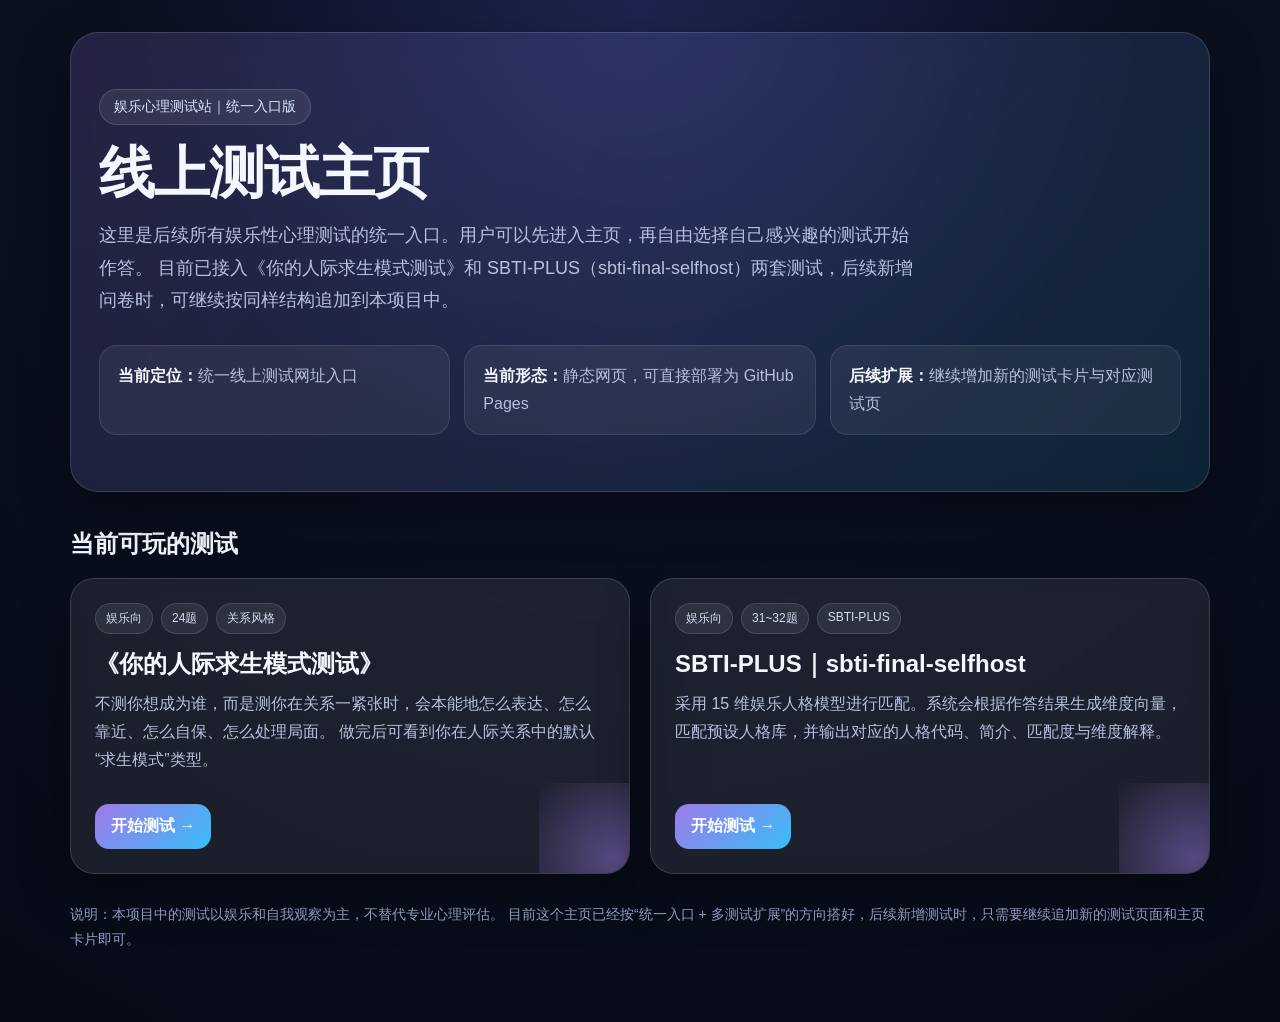
<file: index.html>
<!DOCTYPE html>
<html lang="zh-CN">
<head>
  <meta charset="UTF-8" />
  <meta name="viewport" content="width=device-width, initial-scale=1.0" />
  <title>线上测试｜娱乐心理测试入口</title>
  <style>
    :root {
      --bg: #0b1020;
      --bg2: #141b34;
      --card: rgba(255,255,255,0.08);
      --card-border: rgba(255,255,255,0.14);
      --text: #f5f7ff;
      --muted: #b8c1e0;
      --accent: #9f7aea;
      --accent2: #38bdf8;
      --ok: #34d399;
      --shadow: 0 18px 50px rgba(0,0,0,.35);
    }
    * { box-sizing: border-box; }
    body {
      margin: 0;
      font-family: -apple-system, BlinkMacSystemFont, "Segoe UI", "PingFang SC", "Hiragino Sans GB", "Microsoft YaHei", sans-serif;
      background: radial-gradient(circle at top, #1d2550 0%, var(--bg) 42%, #070b16 100%);
      color: var(--text);
      min-height: 100vh;
    }
    a { color: inherit; text-decoration: none; }
    .wrap { max-width: 1180px; margin: 0 auto; padding: 32px 20px 56px; }
    .hero {
      padding: 56px 28px;
      border: 1px solid var(--card-border);
      border-radius: 28px;
      background: linear-gradient(135deg, rgba(159,122,234,.18), rgba(56,189,248,.12));
      box-shadow: var(--shadow);
      backdrop-filter: blur(10px);
    }
    .badge {
      display: inline-block;
      padding: 8px 14px;
      border-radius: 999px;
      background: rgba(255,255,255,.08);
      color: #dbe7ff;
      font-size: 14px;
      margin-bottom: 18px;
      border: 1px solid rgba(255,255,255,.14);
    }
    h1 {
      margin: 0 0 16px;
      font-size: clamp(32px, 5vw, 56px);
      line-height: 1.08;
      letter-spacing: -.02em;
    }
    .hero p {
      margin: 0;
      max-width: 820px;
      font-size: 18px;
      line-height: 1.8;
      color: var(--muted);
    }
    .section-title {
      margin: 36px 0 18px;
      font-size: 24px;
    }
    .grid {
      display: grid;
      grid-template-columns: repeat(auto-fit, minmax(290px, 1fr));
      gap: 20px;
    }
    .card {
      position: relative;
      padding: 24px;
      border-radius: 24px;
      border: 1px solid var(--card-border);
      background: var(--card);
      box-shadow: var(--shadow);
      backdrop-filter: blur(8px);
      transition: transform .2s ease, border-color .2s ease, background .2s ease;
      overflow: hidden;
    }
    .card:hover {
      transform: translateY(-4px);
      border-color: rgba(255,255,255,.24);
      background: rgba(255,255,255,.1);
    }
    .card::after {
      content: "";
      position: absolute;
      inset: auto -60px -60px auto;
      width: 150px;
      height: 150px;
      background: radial-gradient(circle, rgba(159,122,234,.45), rgba(159,122,234,0));
      pointer-events: none;
    }
    .tag-row {
      display: flex;
      flex-wrap: wrap;
      gap: 8px;
      margin-bottom: 14px;
    }
    .tag {
      font-size: 12px;
      padding: 6px 10px;
      border-radius: 999px;
      background: rgba(255,255,255,.08);
      color: #d5dcf7;
      border: 1px solid rgba(255,255,255,.12);
    }
    .card h3 {
      margin: 0 0 10px;
      font-size: 24px;
      line-height: 1.35;
    }
    .card p {
      margin: 0 0 18px;
      color: var(--muted);
      line-height: 1.75;
      min-height: 96px;
    }
    .cta {
      display: inline-flex;
      align-items: center;
      gap: 10px;
      padding: 12px 16px;
      border-radius: 14px;
      background: linear-gradient(135deg, var(--accent), var(--accent2));
      color: #fff;
      font-weight: 700;
    }
    .meta {
      margin-top: 28px;
      display: grid;
      grid-template-columns: repeat(auto-fit, minmax(220px, 1fr));
      gap: 14px;
    }
    .meta-box {
      padding: 16px 18px;
      border-radius: 18px;
      background: rgba(255,255,255,.06);
      border: 1px solid rgba(255,255,255,.1);
      color: var(--muted);
      line-height: 1.75;
    }
    .meta-box strong { color: var(--text); }
    .footer-note {
      margin-top: 28px;
      color: #98a4cb;
      line-height: 1.8;
      font-size: 14px;
    }
  </style>
</head>
<body>
  <main class="wrap">
    <section class="hero">
      <div class="badge">娱乐心理测试站｜统一入口版</div>
      <h1>线上测试主页</h1>
      <p>
        这里是后续所有娱乐性心理测试的统一入口。用户可以先进入主页，再自由选择自己感兴趣的测试开始作答。
        目前已接入《你的人际求生模式测试》和 SBTI-PLUS（sbti-final-selfhost）两套测试，后续新增问卷时，可继续按同样结构追加到本项目中。
      </p>
      <div class="meta">
        <div class="meta-box"><strong>当前定位：</strong>统一线上测试网址入口</div>
        <div class="meta-box"><strong>当前形态：</strong>静态网页，可直接部署为 GitHub Pages</div>
        <div class="meta-box"><strong>后续扩展：</strong>继续增加新的测试卡片与对应测试页</div>
      </div>
    </section>

    <h2 class="section-title">当前可玩的测试</h2>
    <section class="grid">
      <article class="card">
        <div class="tag-row">
          <span class="tag">娱乐向</span>
          <span class="tag">24题</span>
          <span class="tag">关系风格</span>
        </div>
        <h3>《你的人际求生模式测试》</h3>
        <p>
          不测你想成为谁，而是测你在关系一紧张时，会本能地怎么表达、怎么靠近、怎么自保、怎么处理局面。
          做完后可看到你在人际关系中的默认“求生模式”类型。
        </p>
        <a class="cta" href="./tests/interpersonal-survival/index.html">开始测试 →</a>
      </article>

      <article class="card">
        <div class="tag-row">
          <span class="tag">娱乐向</span>
          <span class="tag">31~32题</span>
          <span class="tag">SBTI-PLUS</span>
        </div>
        <h3>SBTI-PLUS｜sbti-final-selfhost</h3>
        <p>
          采用 15 维娱乐人格模型进行匹配。系统会根据作答结果生成维度向量，匹配预设人格库，并输出对应的人格代码、简介、匹配度与维度解释。
        </p>
        <a class="cta" href="./tests/sbti-final-selfhost/index.html">开始测试 →</a>
      </article>
    </section>

    <p class="footer-note">
      说明：本项目中的测试以娱乐和自我观察为主，不替代专业心理评估。
      目前这个主页已经按“统一入口 + 多测试扩展”的方向搭好，后续新增测试时，只需要继续追加新的测试页面和主页卡片即可。
    </p>
  </main>
</body>
</html>
</file>
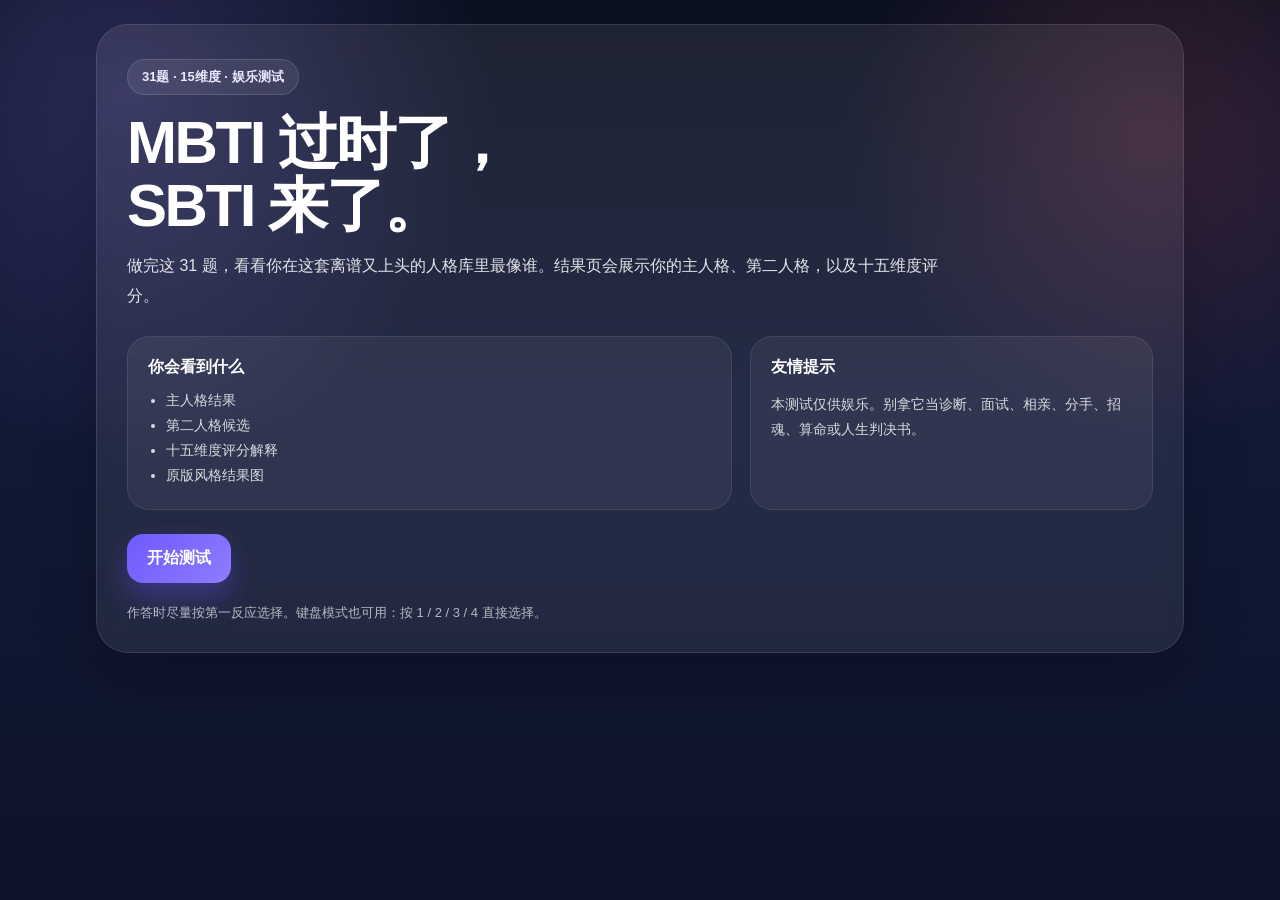
<file: sbti-final-selfhost/index.html>
<!doctype html>
<html lang="zh-CN">
<head>
  <meta charset="UTF-8" />
  <meta name="viewport" content="width=device-width, initial-scale=1.0" />
  <title>SBTI｜人格测试</title>
  <meta name="description" content="31题娱乐向人格测试，查看你的主人格、第二人格和十五维度评分。" />
  <style>
    :root{--bg:#0b1020;--bg2:#121936;--panel:#ffffff;--text:#1a2238;--muted:#667089;--line:#e8ebf4;--primary:#6e59ff;--primary2:#8e7dff;--soft:#f3f1ff;--soft2:#f8f7ff;--shadow:0 18px 50px rgba(17,24,39,.18)}
    *{box-sizing:border-box} html,body{margin:0;padding:0} body{font-family:-apple-system,BlinkMacSystemFont,"Segoe UI","PingFang SC","Hiragino Sans GB","Microsoft YaHei",sans-serif;color:#fff;min-height:100vh;background:radial-gradient(circle at 10% 10%, rgba(142,125,255,.24), transparent 26%),radial-gradient(circle at 90% 15%, rgba(255,100,130,.18), transparent 22%),linear-gradient(180deg,var(--bg),var(--bg2) 45%,#0c1329 100%)}
    .wrap{max-width:1120px;margin:0 auto;padding:24px 16px 56px}.screen{display:none}.screen.active{display:block}.glass{background:rgba(255,255,255,.08);border:1px solid rgba(255,255,255,.1);backdrop-filter:blur(8px);border-radius:32px;box-shadow:0 20px 60px rgba(0,0,0,.22)}
    .hero{padding:34px 30px 28px}.eyebrow{display:inline-flex;gap:8px;align-items:center;padding:8px 14px;border-radius:999px;background:rgba(255,255,255,.08);border:1px solid rgba(255,255,255,.12);font-size:13px;font-weight:700;color:#ece9ff} h1{margin:16px 0 14px;font-size:clamp(34px,6vw,60px);line-height:1.05;letter-spacing:-.04em}.sub{max-width:820px;font-size:16px;line-height:1.9;color:rgba(255,255,255,.88)}
    .hero-grid{display:grid;grid-template-columns:1.2fr .8fr;gap:18px;margin-top:24px}.mini{padding:20px;border-radius:22px;background:rgba(255,255,255,.06);border:1px solid rgba(255,255,255,.08)}.mini h3{margin:0 0 10px;font-size:16px}.mini p,.mini li{color:rgba(255,255,255,.82);line-height:1.8;font-size:14px}.mini ul{margin:0;padding-left:18px}.hero-actions{display:flex;gap:12px;flex-wrap:wrap;margin-top:24px}
    button{appearance:none;border:none;cursor:pointer;font:inherit;transition:.16s ease}button:hover{transform:translateY(-1px)}button:disabled{opacity:.45;cursor:not-allowed;transform:none}.btn-primary{padding:14px 20px;border-radius:16px;background:linear-gradient(135deg,var(--primary),var(--primary2));color:#fff;font-weight:800;box-shadow:0 14px 30px rgba(110,89,255,.35)}.btn-secondary{padding:14px 20px;border-radius:16px;background:rgba(255,255,255,.08);color:#fff;font-weight:700;border:1px solid rgba(255,255,255,.14)}.note{margin-top:18px;color:rgba(255,255,255,.68);font-size:13px;line-height:1.8}
    .quiz-shell{display:grid;grid-template-columns:minmax(0,1fr) 320px;gap:18px;align-items:start}.card{background:#fff;color:var(--text);border-radius:28px;box-shadow:var(--shadow);border:1px solid rgba(255,255,255,.14)}.quiz-card{padding:26px}.side-card{padding:20px;position:sticky;top:18px}.topbar{display:flex;justify-content:space-between;gap:12px;align-items:center;margin-bottom:18px}.progressWrap{height:12px;background:#edf0fb;border-radius:999px;overflow:hidden}.progress{height:100%;width:0;background:linear-gradient(90deg,var(--primary2),var(--primary));border-radius:999px;transition:width .22s ease}.counter{font-size:13px;color:var(--muted);font-weight:700}.qmeta{display:flex;justify-content:space-between;gap:10px;align-items:center;color:var(--muted);font-size:13px;font-weight:700}.badge{display:inline-flex;padding:7px 11px;border-radius:999px;background:var(--soft);color:#5e55b3}.qtitle{margin:18px 0 22px;font-size:clamp(22px,4.2vw,34px);line-height:1.45;font-weight:900;white-space:pre-wrap;letter-spacing:-.02em}.options{display:grid;gap:12px}.option{display:flex;align-items:flex-start;gap:14px;padding:16px;border-radius:18px;border:1.5px solid var(--line);background:#fff}.option:hover{border-color:#d6d0ff;background:var(--soft2)}.option.selected{border-color:var(--primary);background:var(--soft2);box-shadow:0 0 0 4px rgba(110,89,255,.08)}.optcode{width:28px;height:28px;display:flex;align-items:center;justify-content:center;border-radius:999px;background:var(--soft);color:#5d4eff;font-weight:900;flex-shrink:0}.opttext{font-size:16px;line-height:1.75;color:#24304a}.nav{display:flex;justify-content:space-between;gap:12px;margin-top:22px;flex-wrap:wrap}.nav .btn-primary,.nav .btn-secondary{padding:12px 18px}.muter{font-size:13px;color:#6e7892;line-height:1.8}
    .result-grid{display:grid;grid-template-columns:1fr 1fr;gap:18px}.result-card{padding:26px}.resultImgWrap{padding:14px;border-radius:22px;background:linear-gradient(135deg,#121938,#1a234b);margin-bottom:18px}.resultImg{width:100%;display:block;border-radius:16px;background:#f4f4f4;min-height:260px;object-fit:contain}.typeCode{font-size:13px;font-weight:800;color:#5f55b4;text-transform:uppercase;letter-spacing:.08em}.typeTitle{margin:12px 0 6px;font-size:clamp(34px,5vw,52px);line-height:1.08;font-weight:950;letter-spacing:-.04em}.typeSub{font-size:16px;color:#5f6a86;line-height:1.8}.pill{display:inline-flex;gap:8px;align-items:center;padding:10px 14px;border-radius:999px;background:var(--soft);color:#5d4eff;font-weight:800;margin-top:18px}.quote{margin:18px 0 22px;padding:16px 18px;border-left:5px solid var(--primary);background:var(--soft2);border-radius:16px;color:#2d3470;font-size:17px;line-height:1.8;font-weight:700}.desc{font-size:16px;line-height:1.92;color:#33405d;white-space:pre-wrap}.sectionTitle{font-size:18px;font-weight:900;margin:0 0 14px;color:#202a40}.sectionBlock{margin-top:18px;padding-top:18px;border-top:1px solid var(--line)}
    .miniGrid{display:grid;grid-template-columns:repeat(2,minmax(0,1fr));gap:12px}.stat{padding:14px;border-radius:18px;background:#fafbff;border:1px solid var(--line)}.stat .k{font-size:12px;color:var(--muted);font-weight:700}.stat .v{margin-top:8px;font-size:24px;font-weight:900;color:#28324a}.stat .s{margin-top:6px;font-size:13px;line-height:1.7;color:#61708a}.top3{display:grid;gap:10px}.top3Item{padding:14px;border-radius:18px;background:#fafbff;border:1px solid var(--line)}.top3Item strong{display:block;font-size:15px;color:#1f2a40}.top3Item span{display:block;margin-top:6px;font-size:13px;color:#62708a;line-height:1.75}.dimGroup{display:grid;gap:12px}.dimBox{padding:14px;border-radius:18px;background:#fafbff;border:1px solid var(--line)}.dimTop{display:flex;justify-content:space-between;gap:10px;align-items:baseline;flex-wrap:wrap}.dimName{font-size:14px;font-weight:800;color:#202a40}.dimScore{font-size:13px;font-weight:900;color:#5d4eff}.dimText{margin-top:8px;color:#5d6884;font-size:13px;line-height:1.8}.footerActions{display:flex;gap:12px;flex-wrap:wrap;margin-top:22px}
    @media (max-width:980px){.hero-grid,.quiz-shell,.result-grid{grid-template-columns:1fr}.side-card{position:static}} @media (max-width:640px){.wrap{padding:16px 12px 42px}.hero{padding:22px}.quiz-card,.side-card,.result-card{padding:18px}.miniGrid{grid-template-columns:1fr}}
  </style>
</head>
<body>
  <div class="wrap">
    <section id="intro" class="screen active"><div class="hero glass"><div class="eyebrow">31题 · 15维度 · 娱乐测试</div><h1>MBTI 过时了，<br>SBTI 来了。</h1><div class="sub">做完这 31 题，看看你在这套离谱又上头的人格库里最像谁。结果页会展示你的主人格、第二人格，以及十五维度评分。</div><div class="hero-grid"><div class="mini"><h3>你会看到什么</h3><ul><li>主人格结果</li><li>第二人格候选</li><li>十五维度评分解释</li><li>原版风格结果图</li></ul></div><div class="mini"><h3>友情提示</h3><p>本测试仅供娱乐。别拿它当诊断、面试、相亲、分手、招魂、算命或人生判决书。</p></div></div><div class="hero-actions"><button id="startBtn" class="btn-primary">开始测试</button></div><div class="note">作答时尽量按第一反应选择。键盘模式也可用：按 1 / 2 / 3 / 4 直接选择。</div></div></section>
    <section id="quiz" class="screen"><div class="quiz-shell"><div class="quiz-card card"><div class="topbar"><div style="flex:1"><div class="progressWrap"><div id="progressBar" class="progress"></div></div></div><div id="progressText" class="counter">0 / 0</div></div><div class="qmeta"><div id="qBadge" class="badge">第 1 题</div><div id="qMetaRight">维度已隐藏</div></div><div id="qTitle" class="qtitle">...</div><div id="options" class="options"></div><div class="nav"><button id="prevBtn" class="btn-secondary">上一题</button><div style="display:flex;gap:12px;flex-wrap:wrap"><button id="backHomeBtn" class="btn-secondary">返回首页</button><button id="nextBtn" class="btn-primary" disabled>下一题</button></div></div></div><div class="side-card card"><div class="sectionTitle">说明</div><div class="muter">页面会按随机顺序出题。若你在“爱好”题中选择饮酒，可能触发隐藏补充题。</div><div class="sectionBlock"><div class="sectionTitle" style="font-size:16px">友情提示</div><div class="muter">请尽量完整作答。结果是娱乐向呈现，不代表任何专业评估结论。</div></div></div></div></section>
    <section id="result" class="screen"><div class="result-grid"><div class="result-card card"><div class="resultImgWrap"><img id="resultImage" class="resultImg" alt="人格结果图" /></div><div class="typeCode" id="typeCode"></div><div class="typeTitle" id="typeTitle"></div><div class="typeSub" id="typeSub"></div><div class="pill" id="matchBadge"></div><div class="quote" id="typeQuote"></div><div class="desc" id="typeDesc"></div><div class="sectionBlock"><div class="sectionTitle">第二人格候选</div><div class="typeCode" id="secondCode"></div><div class="typeTitle" id="secondTitle" style="font-size:clamp(28px,4.2vw,40px)"></div><div class="typeSub" id="secondBadge"></div><div class="quote" id="secondQuote"></div><div class="desc" id="secondDesc"></div></div><div class="footerActions"><button id="copyBtn" class="btn-primary">复制结果文案</button><button id="restartBtn" class="btn-secondary">重新测试</button><button id="homeBtn" class="btn-secondary">回到首页</button></div></div><div class="result-card card"><div class="sectionTitle">结果拆解</div><div class="miniGrid" id="statGrid"></div><div class="sectionBlock"><div class="sectionTitle">你的 Top 3 维度</div><div id="top3" class="top3"></div></div><div class="sectionBlock"><div class="sectionTitle">十五维度评分</div><div id="dimGroup" class="dimGroup"></div></div><div class="sectionBlock"><div class="muter" id="footerNote"></div></div></div></div></section>
  </div>
  <script>
    const TYPE_IMAGES={"CTRL":"https://raw.githubusercontent.com/UnluckyNinja/SBTI-test/main/image/CTRL.png","ATM-er":"https://raw.githubusercontent.com/UnluckyNinja/SBTI-test/main/image/ATM-er.png","Dior-s":"https://raw.githubusercontent.com/UnluckyNinja/SBTI-test/main/image/Dior-s.jpg","BOSS":"https://raw.githubusercontent.com/UnluckyNinja/SBTI-test/main/image/BOSS.png","THAN-K":"https://raw.githubusercontent.com/UnluckyNinja/SBTI-test/main/image/THAN-K.png","OH-NO":"https://raw.githubusercontent.com/UnluckyNinja/SBTI-test/main/image/OH-NO.png","GOGO":"https://raw.githubusercontent.com/UnluckyNinja/SBTI-test/main/image/GOGO.png","SEXY":"https://raw.githubusercontent.com/UnluckyNinja/SBTI-test/main/image/SEXY.png","LOVE-R":"https://raw.githubusercontent.com/UnluckyNinja/SBTI-test/main/image/LOVE-R.png","MUM":"https://raw.githubusercontent.com/UnluckyNinja/SBTI-test/main/image/MUM.png","FAKE":"https://raw.githubusercontent.com/UnluckyNinja/SBTI-test/main/image/FAKE.png","OJBK":"https://raw.githubusercontent.com/UnluckyNinja/SBTI-test/main/image/OJBK.png","MALO":"https://raw.githubusercontent.com/UnluckyNinja/SBTI-test/main/image/MALO.png","JOKE-R":"https://raw.githubusercontent.com/UnluckyNinja/SBTI-test/main/image/JOKE-R.jpg","WOC!":"https://raw.githubusercontent.com/UnluckyNinja/SBTI-test/main/image/WOC.png","THIN-K":"https://raw.githubusercontent.com/UnluckyNinja/SBTI-test/main/image/THIN-K.png","SHIT":"https://raw.githubusercontent.com/UnluckyNinja/SBTI-test/main/image/SHIT.png","ZZZZ":"https://raw.githubusercontent.com/UnluckyNinja/SBTI-test/main/image/ZZZZ.png","POOR":"https://raw.githubusercontent.com/UnluckyNinja/SBTI-test/main/image/POOR.png","MONK":"https://raw.githubusercontent.com/UnluckyNinja/SBTI-test/main/image/MONK.png","IMSB":"https://raw.githubusercontent.com/UnluckyNinja/SBTI-test/main/image/IMSB.png","SOLO":"https://raw.githubusercontent.com/UnluckyNinja/SBTI-test/main/image/SOLO.png","FUCK":"https://raw.githubusercontent.com/UnluckyNinja/SBTI-test/main/image/FUCK.png","DEAD":"https://raw.githubusercontent.com/UnluckyNinja/SBTI-test/main/image/DEAD.png","IMFW":"https://raw.githubusercontent.com/UnluckyNinja/SBTI-test/main/image/IMFW.png","HHHH":"https://raw.githubusercontent.com/UnluckyNinja/SBTI-test/main/image/HHHH.png","DRUNK":"https://raw.githubusercontent.com/UnluckyNinja/SBTI-test/main/image/DRUNK.png"};
    const data={"dimensionMeta":{"S1":{"name":"S1 自尊自信","model":"自我模型"},"S2":{"name":"S2 自我清晰度","model":"自我模型"},"S3":{"name":"S3 核心价值","model":"自我模型"},"E1":{"name":"E1 依恋安全感","model":"情感模型"},"E2":{"name":"E2 情感投入度","model":"情感模型"},"E3":{"name":"E3 边界与依赖","model":"情感模型"},"A1":{"name":"A1 世界观倾向","model":"态度模型"},"A2":{"name":"A2 规则与灵活度","model":"态度模型"},"A3":{"name":"A3 人生意义感","model":"态度模型"},"Ac1":{"name":"Ac1 动机导向","model":"行动驱力模型"},"Ac2":{"name":"Ac2 决策风格","model":"行动驱力模型"},"Ac3":{"name":"Ac3 执行模式","model":"行动驱力模型"},"So1":{"name":"So1 社交主动性","model":"社交模型"},"So2":{"name":"So2 人际边界感","model":"社交模型"},"So3":{"name":"So3 表达与真实度","model":"社交模型"}},"questions":[{"id":"q1","dim":"S1","text":"我不仅是屌丝，我还是joker,我还是咸鱼，这辈子没谈过一场恋爱，胆怯又自卑，我的青春就是一场又一场的意淫，每一天幻想着我也能有一个女孩子和我一起压马路，一起逛街，一起玩，现实却是爆了父母金币，读了个烂学校，混日子之后找班上，没有理想，没有目标，没有能力的三无人员，每次看到你能在网上开屌丝的玩笑，我都想哭，我就是地底下的老鼠，透过下水井的缝隙，窥探地上的各种美好，每一次看到这种都是对我心灵的一次伤害，对我生存空间的一次压缩，求求哥们给我们这种小丑一点活路吧，我真的不想在白天把枕巾哭湿一大片","options":[{"label":"我哭了。。","value":1},{"label":"这是什么。。","value":2},{"label":"这不是我！","value":3}]},{"id":"q2","dim":"S1","text":"我不够好，周围的人都比我优秀","options":[{"label":"确实","value":1},{"label":"有时","value":2},{"label":"不是","value":3}]},{"id":"q3","dim":"S2","text":"我很清楚真正的自己是什么样的","options":[{"label":"不认同","value":1},{"label":"中立","value":2},{"label":"认同","value":3}]},{"id":"q4","dim":"S2","text":"我内心有真正追求的东西","options":[{"label":"不认同","value":1},{"label":"中立","value":2},{"label":"认同","value":3}]},{"id":"q5","dim":"S3","text":"我一定要不断往上爬、变得更厉害","options":[{"label":"不认同","value":1},{"label":"中立","value":2},{"label":"认同","value":3}]},{"id":"q6","dim":"S3","text":"外人的评价对我来说无所吊谓。","options":[{"label":"不认同","value":1},{"label":"中立","value":2},{"label":"认同","value":3}]},{"id":"q7","dim":"E1","text":"对象超过5小时没回消息，说自己窜稀了，你会怎么想？","options":[{"label":"拉稀不可能5小时，也许ta隐瞒了我。","value":1},{"label":"在信任和怀疑之间摇摆。","value":2},{"label":"也许今天ta真的不太舒服。","value":3}]},{"id":"q8","dim":"E1","text":"我在感情里经常担心被对方抛弃","options":[{"label":"是的","value":1},{"label":"偶尔","value":2},{"label":"不是","value":3}]},{"id":"q9","dim":"E2","text":"我对天发誓，我对待每一份感情都是认真的！","options":[{"label":"并没有","value":1},{"label":"也许？","value":2},{"label":"是的！（问心无愧骄傲脸）","value":3}]},{"id":"q10","dim":"E2","text":"你的恋爱对象是一个尊老爱幼，温柔敦厚，洁身自好，光明磊落，大义凛然，能言善辩，口才流利，观察入微，见多识广，博学多才，诲人不倦，和蔼可亲，平易近人，心地善良，慈眉善目，积极进取，意气风发，玉树临风，国色天香，倾国倾城，花容月貌的人，此时你会？","options":[{"label":"就算ta再优秀我也不会陷入太深。","value":1},{"label":"会介于A和C之间。","value":2},{"label":"会非常珍惜ta，也许会变成恋爱脑。","value":3}]},{"id":"q11","dim":"E3","text":"恋爱后，对象非常黏人，你作何感想？","options":[{"label":"那很爽了","value":1},{"label":"都行无所谓","value":2},{"label":"我更喜欢保留独立空间","value":3}]},{"id":"q12","dim":"E3","text":"我在任何关系里都很重视个人空间","options":[{"label":"我更喜欢依赖与被依赖","value":1},{"label":"看情况","value":2},{"label":"是的！（斩钉截铁地说道）","value":3}]},{"id":"q13","dim":"A1","text":"大多数人是善良的","options":[{"label":"其实邪恶的人心比世界上的痔疮更多。","value":1},{"label":"也许吧。","value":2},{"label":"是的，我愿相信好人更多。","value":3}]},{"id":"q14","dim":"A1","text":"你走在街上，一位萌萌的小女孩蹦蹦跳跳地朝你走来（正脸、侧脸看都萌，用vivo、苹果、华为、OPPO手机看都萌，实在是非常萌的那种），她递给你一根棒棒糖，此时你作何感想？","options":[{"label":"呜呜她真好真可爱！居然给我棒棒糖！","value":3},{"label":"一脸懵逼，作挠头状","value":2},{"label":"这也许是一种新型诈骗？还是走开为好。","value":1}]},{"id":"q15","dim":"A2","text":"快考试了，学校规定必须上晚自习，请假会扣分，但今晚你约了女/男神一起玩《绝地求生：刺激战场》（一款刺激的游戏），你怎么办？","options":[{"label":"翘了！反正就一次！","value":1},{"label":"干脆请个假吧。","value":2},{"label":"都快考试了还去啥。","value":3}]},{"id":"q16","dim":"A2","text":"我喜欢打破常规，不喜欢被束缚","options":[{"label":"认同","value":1},{"label":"保持中立","value":2},{"label":"不认同","value":3}]},{"id":"q17","dim":"A3","text":"我做事通常有目标。","options":[{"label":"不认同","value":1},{"label":"中立","value":2},{"label":"认同","value":3}]},{"id":"q18","dim":"A3","text":"突然某一天，我意识到人生哪有什么他妈的狗屁意义，人不过是和动物一样被各种欲望支配着，纯纯是被激素控制的东西，饿了就吃，困了就睡，一发情就想交配，我们简直和猪狗一样没什么区别。","options":[{"label":"是这样的。","value":1},{"label":"也许是，也许不是。","value":2},{"label":"这简直是胡扯","value":3}]},{"id":"q19","dim":"Ac1","text":"我做事主要为了取得成果和进步，而不是避免麻烦和风险。","options":[{"label":"不认同","value":1},{"label":"中立","value":2},{"label":"认同","value":3}]},{"id":"q20","dim":"Ac1","text":"你因便秘坐在马桶上（已长达30分钟），拉不出很难受。此时你更像","options":[{"label":"再坐三十分钟看看，说不定就有了。","value":1},{"label":"用力拍打自己的屁股并说：\"死屁股，快拉啊！\"","value":2},{"label":"使用开塞露，快点拉出来才好。","value":3}]},{"id":"q21","dim":"Ac2","text":"我做决定比较果断，不喜欢犹豫","options":[{"label":"不认同","value":1},{"label":"中立","value":2},{"label":"认同","value":3}]},{"id":"q22","dim":"Ac2","text":"此题没有题目，请盲选","options":[{"label":"反复思考后感觉应该选A？","value":1},{"label":"啊，要不选B？","value":2},{"label":"不会就选C？","value":3}]},{"id":"q23","dim":"Ac3","text":"别人说你“执行力强”，你内心更接近哪句？","options":[{"label":"我被逼到最后确实执行力超强。。。","value":1},{"label":"啊，有时候吧。","value":2},{"label":"是的，事情本来就该被推进","value":3}]},{"id":"q24","dim":"Ac3","text":"我做事常常有计划，____","options":[{"label":"然而计划不如变化快。","value":1},{"label":"有时能完成，有时不能。","value":2},{"label":"我讨厌被打破计划。","value":3}]},{"id":"q25","dim":"So1","text":"你因玩《第五人格》（一款刺激的游戏）而结识许多网友，并被邀请线下见面，你的想法是？","options":[{"label":"网上口嗨下就算了，真见面还是有点忐忑。","value":1},{"label":"见网友也挺好，反正谁来聊我就聊两句。","value":2},{"label":"我会打扮一番并热情聊天，万一呢，我是说万一呢？","value":3}]},{"id":"q26","dim":"So1","text":"朋友带了ta的朋友一起来玩，你最可能的状态是","options":[{"label":"对“朋友的朋友”天然有点距离感，怕影响二人关系","value":1},{"label":"看对方，能玩就玩。","value":2},{"label":"朋友的朋友应该也算我的朋友！要热情聊天","value":3}]},{"id":"q27","dim":"So2","text":"我和人相处主打一个电子围栏，靠太近会自动报警。","options":[{"label":"认同","value":3},{"label":"中立","value":2},{"label":"不认同","value":1}]},{"id":"q28","dim":"So2","text":"我渴望和我信任的人关系密切，熟得像失散多年的亲戚。","options":[{"label":"认同","value":1},{"label":"中立","value":2},{"label":"不认同","value":3}]},{"id":"q29","dim":"So3","text":"有时候你明明对一件事有不同的、负面的看法，但最后没说出来。多数情况下原因是：","options":[{"label":"这种情况较少。","value":1},{"label":"可能碍于情面或者关系。","value":2},{"label":"不想让别人知道自己是个阴暗的人。","value":3}]},{"id":"q30","dim":"So3","text":"我在不同人面前会表现出不一样的自己","options":[{"label":"不认同","value":1},{"label":"中立","value":2},{"label":"认同","value":3}]}],"specialQuestions":[{"id":"drink_gate_q1","special":true,"kind":"drink_gate","text":"您平时有什么爱好？","options":[{"label":"吃喝拉撒","value":1},{"label":"艺术爱好","value":2},{"label":"饮酒","value":3},{"label":"健身","value":4}]},{"id":"drink_gate_q2","special":true,"kind":"drink_trigger","text":"您对饮酒的态度是？","options":[{"label":"小酌怡情，喝不了太多。","value":1},{"label":"我习惯将白酒灌在保温杯，当白开水喝，酒精令我信服。","value":2}]}],"DIM_EXPLANATIONS":{"S1":{"L":"对自己下手比别人还狠，夸你两句你都想先验明真伪。","M":"自信值随天气波动，顺风能飞，逆风先缩。","H":"心里对自己大致有数，不太会被路人一句话打散。"},"S2":{"L":"内心频道雪花较多，常在“我是谁”里循环缓存。","M":"平时还能认出自己，偶尔也会被情绪临时换号。","H":"对自己的脾气、欲望和底线都算门儿清。"},"S3":{"L":"更在意舒服和安全，没必要天天给人生开冲刺模式。","M":"想上进，也想躺会儿，价值排序经常内部开会。","H":"很容易被目标、成长或某种重要信念推着往前。"},"E1":{"L":"感情里警报器灵敏，已读不回都能脑补到大结局。","M":"一半信任，一半试探，感情里常在心里拉锯。","H":"更愿意相信关系本身，不会被一点风吹草动吓散。"},"E2":{"L":"感情投入偏克制，心门不是没开，是门禁太严。","M":"会投入，但会给自己留后手，不至于全盘梭哈。","H":"一旦认定就容易认真，情绪和精力都给得很足。"},"E3":{"L":"容易黏人也容易被黏，关系里的温度感很重要。","M":"亲密和独立都要一点，属于可调节型依赖。","H":"空间感很重要，再爱也得留一块属于自己的地。"},"A1":{"L":"看世界自带防御滤镜，先怀疑，再靠近。","M":"既不天真也不彻底阴谋论，观望是你的本能。","H":"更愿意相信人性和善意，遇事不急着把世界判死刑。"},"A2":{"L":"规则能绕就绕，舒服和自由往往排在前面。","M":"该守的时候守，该变通的时候也不死磕。","H":"秩序感较强，能按流程来就不爱即兴炸场。"},"A3":{"L":"意义感偏低，容易觉得很多事都像在走过场。","M":"偶尔有目标，偶尔也想摆烂，人生观处于半开机。","H":"做事更有方向，知道自己大概要往哪边走。"},"Ac1":{"L":"做事先考虑别翻车，避险系统比野心更先启动。","M":"有时想赢，有时只想别麻烦，动机比较混合。","H":"更容易被成果、成长和推进感点燃。"},"Ac2":{"L":"做决定前容易多转几圈，脑内会议常常超时。","M":"会想，但不至于想死机，属于正常犹豫。","H":"拍板速度快，决定一下就不爱回头磨叽。"},"Ac3":{"L":"执行力和死线有深厚感情，越晚越像要觉醒。","M":"能做，但状态看时机，偶尔稳偶尔摆。","H":"推进欲比较强，事情不落地心里都像卡了根刺。"},"So1":{"L":"社交启动慢热，主动出击这事通常得攒半天气。","M":"有人来就接，没人来也不硬凑，社交弹性一般。","H":"更愿意主动打开场子，在人群里不太怕露头。"},"So2":{"L":"关系里更想亲近和融合，熟了就容易把人划进内圈。","M":"既想亲近又想留缝，边界感看对象调节。","H":"边界感偏强，靠太近会先本能性后退半步。"},"So3":{"L":"表达更直接，心里有啥基本不爱绕。","M":"会看气氛说话，真实和体面通常各留一点。","H":"对不同场景的自我切换更熟练，真实感会分层发放。"}},"NORMAL_TYPES":[{"code":"CTRL","pattern":"HHH-HMH-MHH-HHH-MHM"},{"code":"ATM-er","pattern":"HHH-HHM-HHH-HMH-MHL"},{"code":"Dior-s","pattern":"MHM-MMH-MHM-HMH-LHL"},{"code":"BOSS","pattern":"HHH-HMH-MMH-HHH-LHL"},{"code":"THAN-K","pattern":"MHM-HMM-HHM-MMH-MHL"},{"code":"OH-NO","pattern":"HHL-LMH-LHH-HHM-LHL"},{"code":"GOGO","pattern":"HHM-HMH-MMH-HHH-MHM"},{"code":"SEXY","pattern":"HMH-HHL-HMM-HMM-HLH"},{"code":"LOVE-R","pattern":"MLH-LHL-HLH-MLM-MLH"},{"code":"MUM","pattern":"MMH-MHL-HMM-LMM-HLL"},{"code":"FAKE","pattern":"HLM-MML-MLM-MLM-HLH"},{"code":"OJBK","pattern":"MMH-MMM-HML-LMM-MML"},{"code":"MALO","pattern":"MLH-MHM-MLH-MLH-LMH"},{"code":"JOKE-R","pattern":"LLH-LHL-LML-LLL-MLM"},{"code":"WOC!","pattern":"HHL-HMH-MMH-HHM-LHH"},{"code":"THIN-K","pattern":"HHL-HMH-MLH-MHM-LHH"},{"code":"SHIT","pattern":"HHL-HLH-LMM-HHM-LHH"},{"code":"ZZZZ","pattern":"MHL-MLH-LML-MML-LHM"},{"code":"POOR","pattern":"HHL-MLH-LMH-HHH-LHL"},{"code":"MONK","pattern":"HHL-LLH-LLM-MML-LHM"},{"code":"IMSB","pattern":"LLM-LMM-LLL-LLL-MLM"},{"code":"SOLO","pattern":"LML-LLH-LHL-LML-LHM"},{"code":"FUCK","pattern":"MLL-LHL-LLM-MLL-HLH"},{"code":"DEAD","pattern":"LLL-LLM-LML-LLL-LHM"},{"code":"IMFW","pattern":"LLH-LHL-LML-LLL-MLL"}],"TYPE_LIBRARY":{"CTRL":{"code":"CTRL","cn":"拿捏者","intro":"怎么样，被我拿捏了吧？","desc":"恭喜您，您测出了全中国最为罕见的人格，您是宇宙熵增定律的天然反抗者！全世界所谓成功人士里，99.99%都是您的拙劣模仿者。CTRL人格，是行走的人形自走任务管理器，普通人眼中的“规则”，在您这里只是出厂的基础参数设置；凡人所谓的“计划”，对您而言不过是心血来潮的随手涂鸦。拥有一个CTRL朋友意味着什么？意味着你的人生导航系统会变得更加精准、高效。因为CTRL最会拿捏了。CTRL会在你人生列车即将脱轨的前一秒，用一个“Ctrl+S”帮你硬核存档，再用一套无法拒绝的逻辑把你强行拽回正轨。他们是你混乱生活最后的备份盘，是宇宙崩塌前唯一还亮着的那个重启键。"},"ATM-er":{"code":"ATM-er","cn":"送钱者","intro":"你以为我很有钱吗？","desc":"恭喜您，您竟然测出了这个世界上最稀有的人格。您或将成为金融界的未解之谜——是的，ATM-er不一定真的“送钱”，但可能永远在“支付”。支付时间、支付精力、支付耐心、支付一个本该安宁的夜晚。因此像一部老旧但坚固的ATM机，插进去的是别人的焦虑和麻烦，吐出来的是“没事，有我”的安心保证。您的人生就是一场盛大的、无人喝彩的单人付账秀。您竟用磐石般的可靠，承受了瀑布般的索取，偶尔夜深人静才会对着账单——可能是精神上的——发出一声叹息：我这该死的、无处安放的责任心啊。"},"Dior-s":{"code":"Dior-s","cn":"屌丝","intro":"等着我屌丝逆袭。","desc":"恭喜！您并非屌丝，您是犬儒主义先贤第欧根尼失散多年的精神传人，因为屌丝的全称是 Diogenes' Original Realist - sage。Dior-s人格，是对当代消费主义陷阱和成功学PUA最彻底的蔑视。他们不是“不求上进”，而是早已看穿一切“上进”的尽头不过是更高级的牢房。屌丝有着大智慧。当别人在追逐风口，被时代的巨浪拍得七荤八素时，Dior-s早已在自己的精神木桶里晒着太阳，达到了“人桶合一”的至高境界。他们信奉的不是空话，是经过亿万次实践检验的物理法则与生物本能：一、躺着比站着舒服；二、饭点到了就得干饭。"},"BOSS":{"code":"BOSS","cn":"领导者","intro":"方向盘给我，我来开。","desc":"BOSS是一个手里永远拿着方向盘的人。哪怕油箱已经亮了红灯，哪怕导航在胡说八道，你都会面无表情地说一句：我来开。然后真的把车开到了目的地。该人格拥有独立的物理法则——永恒向上定律。BOSS人格看世界，就像玩通关了的玩家在看新手教程。效率是他们的信仰，秩序是他们的呼吸。他们不是“自带领袖气场”，他们本身就是人形的气场发生器，方圆五米内，空气都会自动变得严肃而高效。他们眼中的“自我突破”，约等于普通人眼中的“自虐”。今天掌握一门新语言，明天考下一个专业证书，后天就计划殖民火星。你说这太卷了，他会用一种看弱鸡的眼神看着你：不是我太狠，是你太松。"},"THAN-K":{"code":"THAN-K","cn":"感恩者","intro":"我感谢苍天！我感谢大地！","desc":"恭喜您，您测出了全中国最为罕见的人格。您应当感谢我！感谢您在此刻拥有了生命的滋润！倘若您上班路上堵车了？您也应当说一句：我感谢这次堵车，它让我有更多时间聆听这首美妙的歌曲，并欣赏窗外每一张因焦虑而扭曲的脸庞，让我更珍惜内心的平静。是的，THAN-K拥有温润如玉的性格和海纳百川的胸怀。他们眼中的世界没有完全的坏人，只有“尚未被感恩光芒照耀到的朋友”。拥有一个THAN-K朋友，就像身边多了一个永不枯竭的正能量发射塔。TA甚至能帮你从墙角的霉斑里发现一幅梵高风格的星空图。"},"OH-NO":{"code":"OH-NO","cn":"哦不人","intro":"哦不！我怎么会是这个人格？！","desc":"“哦不！”并非恐惧的尖叫，而是一种顶级的智慧。当普通人看到一个杯子放在桌沿，哦不人看到的是一场由“水渍-短路-火灾-全楼疏散-经济损失-蝴蝶效应-世界末日”构成的灾难史诗。于是，伴随着一声发自灵魂深处的 Oh, no!，他们会以迅雷不及掩耳之势把杯子挪到桌子正中央，然后再垫上一张吸水杯垫。哦不人对“边界”有一种近乎偏执的尊重：你的就是你的，我的就是我的。所有意外和风险都已经在他的“Oh, no!”声中，被扼杀在了萌芽状态。他们是秩序的守护神，是混乱世界里最后那批神经绷得很直的体面人。"},"GOGO":{"code":"GOGO","cn":"行者","intro":"gogogo~出发咯","desc":"经研究发现，GOGO人格的大脑构造与常人有根本性不同。GOGO活在一个极致的“所见即所得”世界里，人生信条简单粗暴到令人发指：只要我闭上眼睛，天就是黑的；只要我把钱都花了，我就没有钱了；只要我站在斑马线上，我现在就是行人了。逻辑完美闭环，根本无法反驳。别人还在为“先有鸡还是先有蛋”而辩论，GOGO行者已经把鸡和蛋一起做成了一盘“鸡生蛋，蛋生鸡之终极奥义盖浇饭”。他们不是在“解决问题”，他们是在“清除待办事项”。对他们来说，世界上只有两种状态：已完成，和即将被我完成。"},"SEXY":{"code":"SEXY","cn":"尤物","intro":"您就是天生的尤物！","desc":"当您走进一个房间，照明系统会自动将您识别为天生的尤物，并自觉调暗亮度，以避免能源浪费。当您微笑时，您就变成了微笑着的尤物，周围的空气湿度也会显著下降，因为水蒸气都凝结成了人眼中的爱心。无论是谁，都容易对您的存在产生一种超标的注意力。传说，如果有足够多的SEXY人格聚集在一起开派对，其释放出的综合魅力能量足以暂时扭曲时空结构，让参加者产生“时间变慢了”的幸福错觉。他们不需要卖力表达，很多时候，单是存在本身就已经很像一篇华丽到过分的赋。"},"LOVE-R":{"code":"LOVE-R","cn":"多情者","intro":"爱意太满，现实显得有点贫瘠。","desc":"LOVE-R人格像远古神话时代幸存至今的珍稀物种，其存在概率比你在马桶里钓到作者胳膊的概率还低。您简直是这个钢铁森林时代最后的、也是最不合时宜的吟游诗人。因为您的情感处理器不是二进制的，而是彩虹制的。一片落叶，在常人眼里只是“秋天来了”，在LOVE-R眼中，则是一场关于轮回、牺牲与无言之爱的十三幕悲喜剧。您内心世界像一座永不关门的主题公园，一生都在寻找那个能看懂园区地图、并愿意陪你坐旋转木马直到宇宙尽头的灵魂伴侣。"},"MUM":{"code":"MUM","cn":"妈妈","intro":"或许...我可以叫你妈妈吗....?","desc":"恭喜您，您测出了全中国最稀有的妈妈人格。是的，在混沌未开、时间尚无姓名之前，在第一颗恒星打出第一个嗝之前，就已经有了妈妈。妈妈人格的底色是温柔，擅长感知情绪，具有超强共情力，知道什么时候该停下来，什么时候该对自己说一句“算了”。妈妈像一个医生，治愈了别人的不开心。只可惜，当妈妈落泪时，TA给自己的药，剂量总是比给别人小一号。MUM对自己的温柔，常常打了折。"},"FAKE":{"code":"FAKE","cn":"伪人","intro":"已经，没有人类了。","desc":"SCP基金会紧急报告：项目编号 SCP-CN-████ “伪人”。在社交场合，伪人是八面玲珑的存在，因为他们切换人格面具比切换手机输入法还快。上一秒还是推心置腹的铁哥们模式，下一秒领导来了，瞬间切换成沉稳可靠好员工模式，连脸上的光泽度和卷曲度都会发生微调。你以为你交到了一个真心懂你的朋友？醒醒。你只是幸运地遇到了一个善于伪装、高性能的仿生人罢了。夜深人静时，伪人把面具一层层摘下来，最后才发现，面具下空得很，正是这些面具构成了自己。"},"OJBK":{"code":"OJBK","cn":"无所谓人","intro":"我说随便，是真的随便。","desc":"让我们直面这个词的粗犷本质：OJBK。这已经不是一种人格，而是一种统治哲学。当凡人面临“中午吃米饭还是面条”的世纪抉择时，大脑在激烈燃烧卡路里；而OJBK人格，会用一种批阅奏章般的淡然，轻飘飘地吐出两个字：都行。这不是没主见，这是在告诉你：尔等凡俗的选择，于朕而言，皆为蝼蚁。为什么不争执？因为跟草履虫辩论宇宙的未来毫无意义。为什么不较真？因为帝王不会在意脚下的尘埃是往左飘还是往右飘。"},"MALO":{"code":"MALO","cn":"吗喽","intro":"人生是个副本，而我只是一只吗喽。","desc":"朋友，你不是“童心未泯”，你压根就没进化。你的灵魂还停留在那个挂在树上荡秋千、看见香蕉就两眼放光的快乐时代。当人类祖先决定从树上下来、学会直立行走、穿上西装打领带时，吗喽人格的祖先在旁边的大树上看着他们，挠了挠屁股，嘴里发出一声不屑的“吱”。他们看透了一切：所谓的“文明”，不过是一场最无聊、最不好玩的付费游戏。规则偶尔是可以打破的，天花板是用来倒挂的，会议室是用来表演后空翻的。MALO本身就是一个从巨大脑洞里掉出来、忘了关门的奇思妙想。"},"JOKE-R":{"code":"JOKE-R","cn":"小丑","intro":"原来我们都是小丑。","desc":"请注意，JOKE-R人格不是一个“人”，更像一个把笑话穿在身上的小丑。你打开一层，是个笑话；再打开一层，是个段子；你一层层打开，直到最后，你发现最里面……是空的，只剩下一点微弱的回声在说：哈，没想到吧。JOKE-R是社交场合的气氛组组长兼唯一指定火力输出。有他们在，场子就不会冷。所有人前仰后合地笑着，而笑得最开心的，往往也是他们自己——用最大的笑声，盖住心碎的声音。"},"WOC!":{"code":"WOC!","cn":"握草人","intro":"卧槽，我怎么是这个人格？","desc":"我们发现了一种神奇的生物——WOC!人。他们拥有两种完全独立的操作系统：一个叫“表面系统”，负责发出“我操”“牛逼”“啊？”等一系列大惊小怪的拟声词；另一个叫“后台系统”，负责冷静分析：嗯，果然不出我所料。WOC!人只会卧槽，不会多管闲事，因为他们深知，给傻逼讲道理，就像扶着烂泥上墙，不仅浪费体力，还弄自己一手屎。所以他们选择，握着一根智慧的大草，用一声饱含深情的“WOC！”来为这个疯狂的世界献上最高敬意。"},"THIN-K":{"code":"THIN-K","cn":"思考者","intro":"已深度思考100s。","desc":"经研究发现，THIN-K人格的大脑构造与常人有根本性不同。正如名称所示，您的大脑长时间处于思考状态。您十分会审判信息，注重论点、论据、逻辑推理、潜在偏见，乃至“作者本人三代以内思想背景调查报告”的全套材料。在这个信息爆炸的时代，您绝不会轻易盲从，会在关系中衡量利弊，也十分捍卫自己的自我空间。当别人看到您独处时在发呆？愚蠢，那不是发呆，那是您的大脑正在对今天接收到的所有信息进行分类、归档和销毁。"},"SHIT":{"code":"SHIT","cn":"愤世者","intro":"这个世界，构石一坨。","desc":"恭喜您，SHIT人格是宇宙中已知的唯一一种稀有人格。所谓狗屎，并不是在抱怨，而是在进行一种神秘仪式。SHIT的行为模式是一场惊天动地的悖论戏剧。嘴上：这个项目简直是屎。手上：默默打开 Excel，开始建构函数模型和甘特图。嘴上：这帮同事都是 shit。手上：在同事搞砸之后，一边烦着，一边熬夜把烂摊子收拾得明明白白。嘴上：这个世界就是一坨 shit，赶紧毁灭吧。手上：第二天早上七点准时起床，挤上 shit 一样的地铁，去干那份 shit 一样的工作。别怕，那不是世界末日的警报，那是他马上要开始拯救世界的冲锋号。"},"ZZZZ":{"code":"ZZZZ","cn":"装死者","intro":"我没死，我只是在睡觉。","desc":"恭喜您，您测出了全中国最稀有的装死人格。群里99+条消息您可以视而不见，但当有人发出“@全体成员 还有半小时就截止了”的最后通牒时，您也许会像刚从千年古墓里苏醒一样，缓缓地敲出一个“收到”，然后在29分钟内，交出一份虽然及格的答卷。是的，直到“死线”这个唯一的、最高权限的指令出现，您就真正爆发了，不鸣则已，一鸣惊人。您向宇宙证明了一个真理：有时什么都不做，就不会做错。"},"POOR":{"code":"POOR","cn":"贫困者","intro":"我穷，但我很专。","desc":"恭喜您，您测出了【POOR - 贫困者】。这个“贫困”不是钱包余额的判决书，更像一种欲望断舍离后的资源再分配。别人把精力撒成漫天二维码，你把精力压成一束激光，照哪儿，哪儿就开始冒烟。POOR的世界很简单：不重要的东西一律降噪，重要的东西狠狠干到底。热闹、社交、虚荣、到处刷存在感？抱歉，没空。你不是资源少，你是把资源全部灌进了一个坑里，所以看起来像贫困，实际上像矿井。一旦某件事被你认定值得钻，外界再吵也只是背景杂音。"},"MONK":{"code":"MONK","cn":"僧人","intro":"没有那种世俗的欲望。","desc":"当别人在KTV里参悟爱与恨的纠缠，MONK人格选择在家中参悟一份大道。MONK已然看破红尘，不希望闲人来扰其清修、破其道行。MONK的个人空间，是他们的结界，是他们的须弥山，是他们的绝对领域，神圣不可侵犯。踏入者，会感受到一种来自灵魂深处的窒息感。MONK们不黏不缠，因为在他们的世界观里，万物皆有其独立轨道。行星与行星之间保持着亿万公里的距离，才构成和谐宇宙，人与人之间为什么不行？"},"IMSB":{"code":"IMSB","cn":"傻者","intro":"认真的么？我真的是傻逼么？","desc":"恭喜您！您根本不在人类范畴内！您测出了百万年一遇的【IMSB】人格。IMSB人格的大脑里住着两个不死不休的究极战士：一个叫“我他妈冲了！”，另一个叫“我是个傻逼！”。当IMSB面对一个有好感的人时，前者会说：冲啊！去要微信！去约饭！爱要大声说出来！后者接着说：人家凭什么看得上你？你去了就是自取其辱！最终结果：盯着对方背影直到消失，然后掏出手机搜索“如何克服社交恐惧症”。IMSB不是真的傻，只是您的内心戏，可能比漫威宇宙所有电影加起来都长。"},"SOLO":{"code":"SOLO","cn":"孤儿","intro":"我哭了，我怎么会是孤儿？","desc":"恭喜您，您测出了全中国最稀有的【SOLO - 孤儿】人格。别急着哭，国王的加冕仪式，通常都是一个人。孤儿的自我价值感偏低，因此有时主动疏远他人，孤儿们在自己的灵魂外围建起了一座名为“莫挨老子”的万里长城。每一块砖，都是过去的一道伤口。孤儿就像一只把所有软肋都藏起来，然后用最硬的刺对着世界的刺猬。那满身的尖刺不是攻击，那是一句句说不出口的“别过来，我怕你也受伤”和“求求你，别离开”。"},"FUCK":{"code":"FUCK","cn":"草者","intro":"操！这是什么人格？","desc":"恭喜您！您根本不在人类范畴内！您测出了百万年一遇的【FUCK】人格。人类文明城市里，出现了一株无法被任何除草剂杀死的、具有超级生命力的人形野草——那就是草者人格。它的学名，就叫 FUCK。在FUCK的世界观里，世俗规则简直毫无意义，并且FUCK的情绪开关是物理拨片式的：FUCK YEAH 和 FUCK OFF。FUCK追求的不只是当下快感，也在追求一种在体内横冲直撞的生命力。当所有人都被驯化成了温顺家禽，FUCK则是荒野上最后那一声狼嚎。"},"DEAD":{"code":"DEAD","cn":"死者","intro":"我，还活着吗？","desc":"恭喜您，您测出了全中国最为罕见的人格，只是“死者”这个名字实在有点晦气，所以也可以叫：Don't Expect Any Drives。死者已经看透了那些无意义的哲学思考，因此显得对一切“失去”了兴趣。死者们看世界的眼神，就像一位顶级玩家通关了所有主线、支线、隐藏任务，删档重开了999次之后，终于发现：这游戏压根就没意思。死者是超越了欲望和目标的终极贤者。他们的存在，就是对这个喧嚣世界最沉默也最彻底的抗议。"},"IMFW":{"code":"IMFW","cn":"废物","intro":"我真的...是废物吗？","desc":"恭喜您，您测出的不是一个普通人格，您是一种极其珍稀的、仅占世界人口0.0001％的——【废物】。废物们的自尊通常有些脆弱，缺乏安全感，偶尔也会缺乏主见，因此这种人格能精确地感知到周围最强的那个 WiFi 信号——也就是他们心里最可靠的人。走进【废物】人格的生活，就像走进了一个顶级兰花温室：需要精确控制温度、湿度，以及每天定时进行“我爱你”的言语光合作用。给废物一颗糖，他们会还你一个完全信任你、亮晶晶的眼神。你未必是废物，你只是太没防备，太容易认真。"},"HHHH":{"code":"HHHH","cn":"傻乐者","intro":"哈哈哈哈哈哈。","desc":"恭喜您！由于您的思维回路过于清奇，标准人格库已全面崩溃。第一人格匹配率只有60％以下时，系统才会为您强制匹配这个人格——【HHHH - 傻乐者】。这个人格有什么特质？哈哈哈哈哈哈哈哈哈哈哈哈！对不起，这就是全部的特质了。您可以查看十五维度进行不专业的评估，实在是抱歉！作者设置人格时没有考虑全面，因此才会出现这样的状况。哈哈哈哈哈哈……笑着笑着，我便哭了出来。怎么会有人的脑回路这么新奇。"},"DRUNK":{"code":"DRUNK","cn":"酒鬼","intro":"烈酒烧喉，不得不醉。","desc":"您为什么走路摇摇晃晃？您为什么总是情绪高涨？您为什么看东西是重影的？因为您体内流淌的不是血液，是美味的五粮液！是国窖1573！是江小白！是陕西五粮液！哦，美味的白酒，每一滴都在燃烧，都在沸腾。您是否已经习惯了将白酒灌入保温杯，当作白开水一饮而下？多么伟大的白酒！它让您在饭桌上谈笑风生，在厕所里抱着马桶忏悔人生；它让您觉得自己是夜场诗人，是宇宙中心那团不灭的火，直到第二天上午十点，您的头像裂开的核桃，嘴角挂着食物残渣，灵魂缩在角落里。您终于明白，昨晚那个高谈阔论、拍桌怒吼的人，已经成为了一个酒鬼。"}},"DRUNK_TRIGGER_QUESTION_ID":"drink_gate_q2","dimensionOrder":["S1","S2","S3","E1","E2","E3","A1","A2","A3","Ac1","Ac2","Ac3","So1","So2","So3"]};
    const state={answers:{},shuffledQuestions:[],current:0,result:null};
    const screens={intro:document.getElementById('intro'),quiz:document.getElementById('quiz'),result:document.getElementById('result')};
    const els={startBtn:document.getElementById('startBtn'),progressBar:document.getElementById('progressBar'),progressText:document.getElementById('progressText'),qBadge:document.getElementById('qBadge'),qMetaRight:document.getElementById('qMetaRight'),qTitle:document.getElementById('qTitle'),options:document.getElementById('options'),prevBtn:document.getElementById('prevBtn'),nextBtn:document.getElementById('nextBtn'),backHomeBtn:document.getElementById('backHomeBtn'),typeCode:document.getElementById('typeCode'),typeTitle:document.getElementById('typeTitle'),typeSub:document.getElementById('typeSub'),matchBadge:document.getElementById('matchBadge'),typeQuote:document.getElementById('typeQuote'),typeDesc:document.getElementById('typeDesc'),secondCode:document.getElementById('secondCode'),secondTitle:document.getElementById('secondTitle'),secondBadge:document.getElementById('secondBadge'),secondQuote:document.getElementById('secondQuote'),secondDesc:document.getElementById('secondDesc'),resultImage:document.getElementById('resultImage'),statGrid:document.getElementById('statGrid'),top3:document.getElementById('top3'),dimGroup:document.getElementById('dimGroup'),footerNote:document.getElementById('footerNote'),copyBtn:document.getElementById('copyBtn'),restartBtn:document.getElementById('restartBtn'),homeBtn:document.getElementById('homeBtn')};
    const normalNote='本测试仅供娱乐，别拿它当诊断、面试、相亲、分手、招魂、算命或人生判决书。你可以笑，但别太当真。';
    const specialNote='本测试仅供娱乐。隐藏人格和傻乐兜底都属于作者故意埋的损招，请勿把它当成医学、心理学、相学、命理学或灵异学依据。';
    function showScreen(name){Object.entries(screens).forEach(([k,v])=>v.classList.toggle('active',k===name));window.scrollTo({top:0,behavior:'smooth'})}
    function shuffle(arr){const a=[...arr];for(let i=a.length-1;i>0;i--){const j=Math.floor(Math.random()*(i+1));[a[i],a[j]]=[a[j],a[i]]}return a}
    function getVisibleQuestions(){const visible=[...state.shuffledQuestions];const gateIndex=visible.findIndex(q=>q.id==='drink_gate_q1');if(gateIndex!==-1&&state.answers['drink_gate_q1']===3)visible.splice(gateIndex+1,0,data.specialQuestions[1]);return visible}
    function startTest(){state.answers={};state.current=0;state.result=null;const shuffledRegular=shuffle(data.questions);const insertIndex=Math.floor(Math.random()*shuffledRegular.length)+1;state.shuffledQuestions=[...shuffledRegular.slice(0,insertIndex),data.specialQuestions[0],...shuffledRegular.slice(insertIndex)];renderQuestion();showScreen('quiz')}
    function renderQuestion(){const visible=getVisibleQuestions();if(state.current<0)state.current=0;if(state.current>=visible.length)state.current=visible.length-1;const q=visible[state.current];const answered=visible.filter(x=>state.answers[x.id]!==undefined).length;els.progressBar.style.width=`${visible.length?((state.current+1)/visible.length)*100:0}%`;els.progressText.textContent=`${answered} / ${visible.length}`;els.qBadge.textContent=`第 ${state.current+1} 题`;els.qMetaRight.textContent=q.special?'补充题':'维度已隐藏';els.qTitle.textContent=q.text;els.options.innerHTML=q.options.map((opt,i)=>{const code=['A','B','C','D'][i]||String(i+1);const selected=state.answers[q.id]===opt.value?'selected':'';return `<button class="option ${selected}" data-value="${opt.value}"><div class="optcode">${code}</div><div class="opttext">${opt.label}</div></button>`}).join('');[...els.options.querySelectorAll('.option')].forEach(btn=>btn.onclick=()=>selectOption(q,Number(btn.dataset.value)));els.prevBtn.style.visibility=state.current===0?'hidden':'visible';els.nextBtn.disabled=state.answers[q.id]===undefined;els.nextBtn.textContent=state.current===visible.length-1?'提交并查看结果':'下一题'}
    function selectOption(q,val){state.answers[q.id]=val;if(q.id==='drink_gate_q1'&&val!==3)delete state.answers['drink_gate_q2'];renderQuestion()}
    function nextQuestion(){const visible=getVisibleQuestions();const q=visible[state.current];if(state.answers[q.id]===undefined)return;if(state.current<visible.length-1){state.current+=1;renderQuestion()}else renderResult()}
    function prevQuestion(){if(state.current>0){state.current-=1;renderQuestion()}}
    function sumToLevel(score){if(score<=3)return 'L';if(score===4)return 'M';return 'H'}
    function levelNum(level){return ({L:1,M:2,H:3})[level]}
    function parsePattern(pattern){return pattern.replace(/-/g,'').split('')}
    function computeResult(){const rawScores={},levels={};Object.keys(data.dimensionMeta).forEach(dim=>rawScores[dim]=0);data.questions.forEach(q=>{rawScores[q.dim]+=Number(state.answers[q.id]||0)});Object.entries(rawScores).forEach(([dim,score])=>levels[dim]=sumToLevel(score));const userVector=data.dimensionOrder.map(dim=>levelNum(levels[dim]));const ranked=data.NORMAL_TYPES.map(type=>{const vector=parsePattern(type.pattern).map(levelNum);let distance=0,exact=0;for(let i=0;i<vector.length;i++){const diff=Math.abs(userVector[i]-vector[i]);distance+=diff;if(diff===0)exact++}const similarity=Math.max(0,Math.round((1-distance/30)*100));return {...type,...data.TYPE_LIBRARY[type.code],distance,exact,similarity}}).sort((a,b)=>a.distance!==b.distance?a.distance-b.distance:b.exact-a.exact||b.similarity-a.similarity);const bestNormal=ranked[0];const drunkTriggered=state.answers[data.DRUNK_TRIGGER_QUESTION_ID]===2;let finalType,modeKicker='你的主类型',badge=`匹配度 ${bestNormal.similarity}% · 精准命中 ${bestNormal.exact}/15 维`,sub='维度命中度较高，当前结果可视为你的第一人格画像。',special=false,secondaryType=ranked[1]||null;if(drunkTriggered){finalType=data.TYPE_LIBRARY.DRUNK;modeKicker='隐藏人格已激活';badge='匹配度 100% · 酒精异常因子已接管';sub='乙醇亲和性过强，系统已直接跳过常规人格审判。';special=true;secondaryType=bestNormal}else if(bestNormal.similarity<60){finalType=data.TYPE_LIBRARY.HHHH;modeKicker='系统强制兜底';badge=`标准人格库最高匹配仅 ${bestNormal.similarity}%`;sub='标准人格库对你的脑回路集体罢工了，于是系统把你强制分配给了 HHHH。';special=true;secondaryType=bestNormal}else finalType=bestNormal;const top3Dims=[...data.dimensionOrder].sort((a,b)=>rawScores[b]-rawScores[a]).slice(0,3);return {rawScores,levels,ranked,bestNormal,finalType,modeKicker,badge,sub,special,secondaryType,top3Dims}}
    function renderResult(){const r=computeResult();state.result=r;const type=r.finalType;els.typeCode.textContent=r.modeKicker;els.typeTitle.textContent=`${type.code}（${type.cn}）`;els.typeSub.textContent=r.sub;els.matchBadge.textContent=r.badge;els.typeQuote.textContent=type.intro;els.typeDesc.textContent=type.desc;const img=TYPE_IMAGES[type.code];if(img){els.resultImage.src=img;els.resultImage.style.display='block'}else{els.resultImage.style.display='none'}const second=r.secondaryType||r.bestNormal;els.secondCode.textContent='第二人格候选';els.secondTitle.textContent=`${second.code}（${second.cn}）`;els.secondBadge.textContent=`候选匹配度 ${second.similarity}% · 精准命中 ${second.exact}/15 维`;els.secondQuote.textContent=second.intro;els.secondDesc.textContent=second.desc;els.statGrid.innerHTML=`<div class="stat"><div class="k">主人格</div><div class="v">${type.code}</div><div class="s">${type.cn}</div></div><div class="stat"><div class="k">第二人格</div><div class="v">${second.code}</div><div class="s">${second.cn}</div></div><div class="stat"><div class="k">匹配强度</div><div class="v">${(r.badge.match(/\d+%/)||['—'])[0]}</div><div class="s">越高表示你的维度分布越接近该人格模板</div></div><div class="stat"><div class="k">特殊状态</div><div class="v">${r.special?'已触发':'正常'}</div><div class="s">隐藏人格或兜底人格会显示为特殊状态</div></div>`;els.top3.innerHTML=r.top3Dims.map(dim=>{const meta=data.dimensionMeta[dim];const level=r.levels[dim];const text=data.DIM_EXPLANATIONS[dim][level];return `<div class="top3Item"><strong>${meta.name} · ${level} / ${r.rawScores[dim]}分</strong><span>${text}</span></div>`}).join('');const groups={};data.dimensionOrder.forEach(dim=>{const model=data.dimensionMeta[dim].model;(groups[model] ||= []).push(dim)});els.dimGroup.innerHTML=Object.entries(groups).map(([model,dims])=>`<div class="dimBox"><div class="sectionTitle" style="font-size:16px;margin-bottom:10px">${model}</div>${dims.map((dim,i)=>{const meta=data.dimensionMeta[dim];const level=r.levels[dim];const text=data.DIM_EXPLANATIONS[dim][level];return `<div style="padding:12px 0;border-top:${i===0?'none':'1px solid var(--line)'}"><div class="dimTop"><div class="dimName">${meta.name}</div><div class="dimScore">${level} / ${r.rawScores[dim]}分</div></div><div class="dimText">${text}</div></div>`}).join('')}</div>`).join('');els.footerNote.textContent=r.special?specialNote:normalNote;showScreen('result')}
    function copyResult(){if(!state.result)return;const r=state.result;const type=r.finalType;const second=r.secondaryType||r.bestNormal;const top3=r.top3Dims.map(dim=>`${data.dimensionMeta[dim].name}：${r.levels[dim]} / ${r.rawScores[dim]}分`).join('；');const text=`我在 SBTI 测到的结果是：${type.code}（${type.cn}）\n${r.badge}\n${type.intro}\n第二人格：${second.code}（${second.cn}）\n${second.intro}\nTop3维度：${top3}\n\n主人格解读：${type.desc}\n\n第二人格解读：${second.desc}\n\n本测试仅供娱乐。`;navigator.clipboard.writeText(text).then(()=>alert('结果文案已复制')).catch(()=>alert('复制失败，请手动复制'))}
    document.addEventListener('keydown',e=>{if(!screens.quiz.classList.contains('active'))return;const visible=getVisibleQuestions();const q=visible[state.current];if(!q)return;const idx=['1','2','3','4'].indexOf(e.key);if(idx!==-1&&q.options[idx])selectOption(q,q.options[idx].value)});
    els.startBtn.onclick=startTest;els.prevBtn.onclick=prevQuestion;els.nextBtn.onclick=nextQuestion;els.backHomeBtn.onclick=()=>showScreen('intro');els.copyBtn.onclick=copyResult;els.restartBtn.onclick=startTest;els.homeBtn.onclick=()=>showScreen('intro');
  </script>
</body>
</html>
</file>
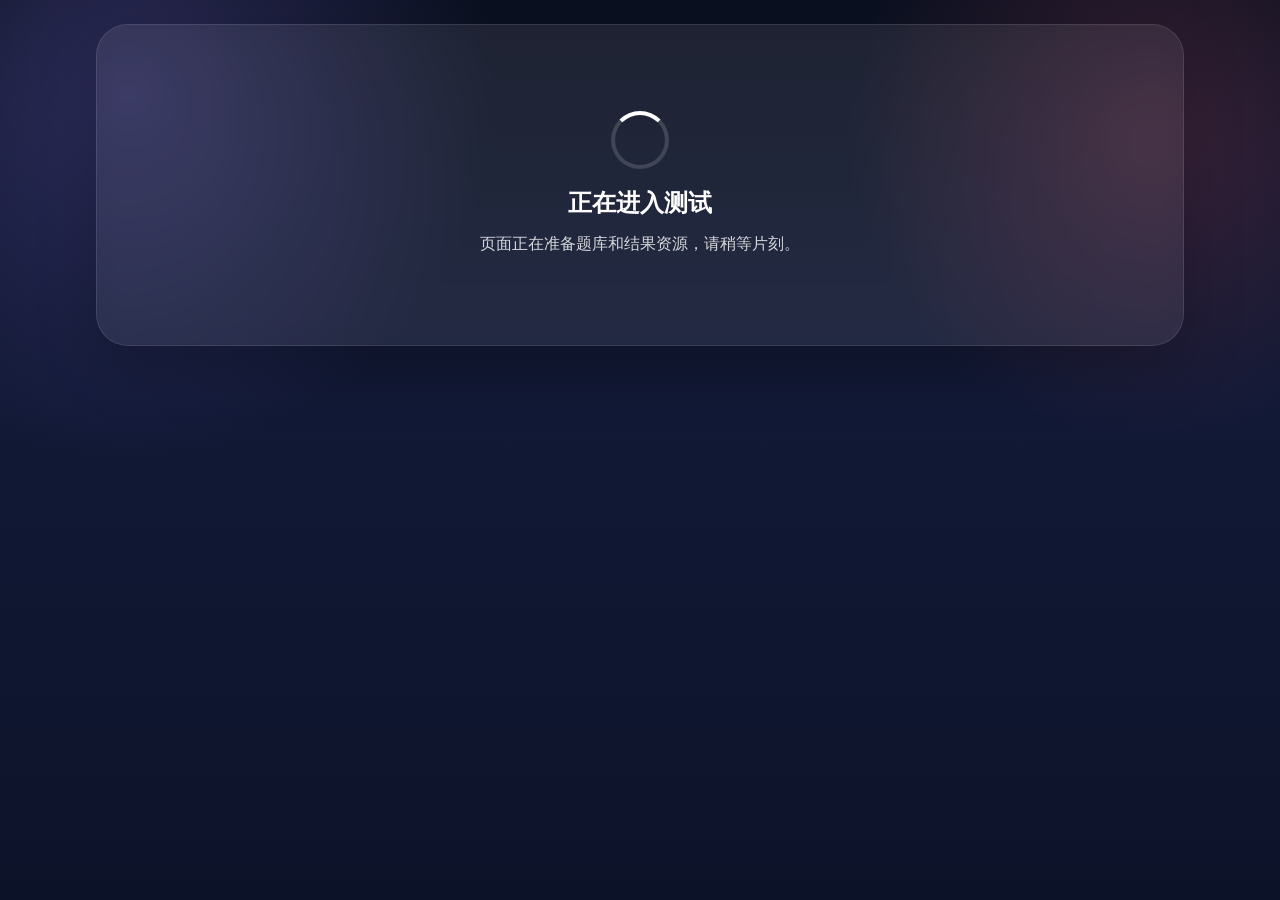
<file: sbti-final/index.html>
<!doctype html>
<html lang="zh-CN">
<head>
  <meta charset="UTF-8" />
  <meta name="viewport" content="width=device-width, initial-scale=1.0" />
  <title>SBTI｜人格测试</title>
  <meta name="description" content="31题娱乐向人格测试，查看你的主人格、第二人格和十五维度评分。" />
  <style>
    :root{--bg:#0b1020;--bg2:#121936;--panel:#ffffff;--text:#1a2238;--muted:#667089;--line:#e8ebf4;--primary:#6e59ff;--primary2:#8e7dff;--soft:#f3f1ff;--soft2:#f8f7ff;--shadow:0 18px 50px rgba(17,24,39,.18);}
    *{box-sizing:border-box} html,body{margin:0;padding:0} body{font-family:-apple-system,BlinkMacSystemFont,"Segoe UI","PingFang SC","Hiragino Sans GB","Microsoft YaHei",sans-serif;color:#fff;min-height:100vh;background:radial-gradient(circle at 10% 10%, rgba(142,125,255,.24), transparent 26%),radial-gradient(circle at 90% 15%, rgba(255,100,130,.18), transparent 22%),linear-gradient(180deg,var(--bg),var(--bg2) 45%,#0c1329 100%)}
    .wrap{max-width:1120px;margin:0 auto;padding:24px 16px 56px}.screen{display:none}.screen.active{display:block}.glass{background:rgba(255,255,255,.08);border:1px solid rgba(255,255,255,.1);backdrop-filter:blur(8px);border-radius:32px;box-shadow:0 20px 60px rgba(0,0,0,.22)}
    .hero{padding:34px 30px 28px}.eyebrow{display:inline-flex;gap:8px;align-items:center;padding:8px 14px;border-radius:999px;background:rgba(255,255,255,.08);border:1px solid rgba(255,255,255,.12);font-size:13px;font-weight:700;color:#ece9ff} h1{margin:16px 0 14px;font-size:clamp(34px,6vw,60px);line-height:1.05;letter-spacing:-.04em}.sub{max-width:820px;font-size:16px;line-height:1.9;color:rgba(255,255,255,.88)}
    .hero-grid{display:grid;grid-template-columns:1.2fr .8fr;gap:18px;margin-top:24px}.mini{padding:20px;border-radius:22px;background:rgba(255,255,255,.06);border:1px solid rgba(255,255,255,.08)}.mini h3{margin:0 0 10px;font-size:16px}.mini p,.mini li{color:rgba(255,255,255,.82);line-height:1.8;font-size:14px}.mini ul{margin:0;padding-left:18px}.hero-actions{display:flex;gap:12px;flex-wrap:wrap;margin-top:24px}
    button{appearance:none;border:none;cursor:pointer;font:inherit;transition:.16s ease}button:hover{transform:translateY(-1px)}button:disabled{opacity:.45;cursor:not-allowed;transform:none}.btn-primary{padding:14px 20px;border-radius:16px;background:linear-gradient(135deg,var(--primary),var(--primary2));color:#fff;font-weight:800;box-shadow:0 14px 30px rgba(110,89,255,.35)}.btn-secondary{padding:14px 20px;border-radius:16px;background:rgba(255,255,255,.08);color:#fff;font-weight:700;border:1px solid rgba(255,255,255,.14)}.note{margin-top:18px;color:rgba(255,255,255,.68);font-size:13px;line-height:1.8}
    .loading{text-align:center;padding:86px 20px}.spinner{width:58px;height:58px;border-radius:999px;border:4px solid rgba(255,255,255,.15);border-top-color:#fff;margin:0 auto 18px;animation:spin .9s linear infinite}@keyframes spin{to{transform:rotate(360deg)}}
    .quiz-shell{display:grid;grid-template-columns:minmax(0,1fr) 320px;gap:18px;align-items:start}.card{background:#fff;color:var(--text);border-radius:28px;box-shadow:var(--shadow);border:1px solid rgba(255,255,255,.14)}.quiz-card{padding:26px}.side-card{padding:20px;position:sticky;top:18px}.topbar{display:flex;justify-content:space-between;gap:12px;align-items:center;margin-bottom:18px}.progressWrap{height:12px;background:#edf0fb;border-radius:999px;overflow:hidden}.progress{height:100%;width:0;background:linear-gradient(90deg,var(--primary2),var(--primary));border-radius:999px;transition:width .22s ease}.counter{font-size:13px;color:var(--muted);font-weight:700}.qmeta{display:flex;justify-content:space-between;gap:10px;align-items:center;color:var(--muted);font-size:13px;font-weight:700}.badge{display:inline-flex;padding:7px 11px;border-radius:999px;background:var(--soft);color:#5e55b3}.qtitle{margin:18px 0 22px;font-size:clamp(22px,4.2vw,34px);line-height:1.45;font-weight:900;white-space:pre-wrap;letter-spacing:-.02em}.options{display:grid;gap:12px}.option{display:flex;align-items:flex-start;gap:14px;padding:16px;border-radius:18px;border:1.5px solid var(--line);background:#fff}.option:hover{border-color:#d6d0ff;background:var(--soft2)}.option.selected{border-color:var(--primary);background:var(--soft2);box-shadow:0 0 0 4px rgba(110,89,255,.08)}.optcode{width:28px;height:28px;display:flex;align-items:center;justify-content:center;border-radius:999px;background:var(--soft);color:#5d4eff;font-weight:900;flex-shrink:0}.opttext{font-size:16px;line-height:1.75;color:#24304a}.nav{display:flex;justify-content:space-between;gap:12px;margin-top:22px;flex-wrap:wrap}.nav .btn-primary,.nav .btn-secondary{padding:12px 18px}.muter{font-size:13px;color:#6e7892;line-height:1.8}
    .result-grid{display:grid;grid-template-columns:1fr 1fr;gap:18px}.result-card{padding:26px}.resultImgWrap{padding:14px;border-radius:22px;background:linear-gradient(135deg,#121938,#1a234b);margin-bottom:18px}.resultImg{width:100%;display:block;border-radius:16px;background:#f4f4f4;min-height:260px;object-fit:contain}.typeCode{font-size:13px;font-weight:800;color:#5f55b4;text-transform:uppercase;letter-spacing:.08em}.typeTitle{margin:12px 0 6px;font-size:clamp(34px,5vw,52px);line-height:1.08;font-weight:950;letter-spacing:-.04em}.typeSub{font-size:16px;color:#5f6a86;line-height:1.8}.pill{display:inline-flex;gap:8px;align-items:center;padding:10px 14px;border-radius:999px;background:var(--soft);color:#5d4eff;font-weight:800;margin-top:18px}.quote{margin:18px 0 22px;padding:16px 18px;border-left:5px solid var(--primary);background:var(--soft2);border-radius:16px;color:#2d3470;font-size:17px;line-height:1.8;font-weight:700}.desc{font-size:16px;line-height:1.92;color:#33405d;white-space:pre-wrap}.sectionTitle{font-size:18px;font-weight:900;margin:0 0 14px;color:#202a40}.sectionBlock{margin-top:18px;padding-top:18px;border-top:1px solid var(--line)}
    .miniGrid{display:grid;grid-template-columns:repeat(2,minmax(0,1fr));gap:12px}.stat{padding:14px;border-radius:18px;background:#fafbff;border:1px solid var(--line)}.stat .k{font-size:12px;color:var(--muted);font-weight:700}.stat .v{margin-top:8px;font-size:24px;font-weight:900;color:#28324a}.stat .s{margin-top:6px;font-size:13px;line-height:1.7;color:#61708a}.top3{display:grid;gap:10px}.top3Item{padding:14px;border-radius:18px;background:#fafbff;border:1px solid var(--line)}.top3Item strong{display:block;font-size:15px;color:#1f2a40}.top3Item span{display:block;margin-top:6px;font-size:13px;color:#62708a;line-height:1.75}.dimGroup{display:grid;gap:12px}.dimBox{padding:14px;border-radius:18px;background:#fafbff;border:1px solid var(--line)}.dimTop{display:flex;justify-content:space-between;gap:10px;align-items:baseline;flex-wrap:wrap}.dimName{font-size:14px;font-weight:800;color:#202a40}.dimScore{font-size:13px;font-weight:900;color:#5d4eff}.dimText{margin-top:8px;color:#5d6884;font-size:13px;line-height:1.8}.footerActions{display:flex;gap:12px;flex-wrap:wrap;margin-top:22px}
    @media (max-width:980px){.hero-grid,.quiz-shell,.result-grid{grid-template-columns:1fr}.side-card{position:static}} @media (max-width:640px){.wrap{padding:16px 12px 42px}.hero{padding:22px}.quiz-card,.side-card,.result-card{padding:18px}.miniGrid{grid-template-columns:1fr}}
  </style>
</head>
<body>
  <div class="wrap">
    <section id="loading" class="screen active"><div class="loading glass"><div class="spinner"></div><h2 style="margin:0 0 10px">正在进入测试</h2><div style="color:rgba(255,255,255,.82);line-height:1.9">页面正在准备题库和结果资源，请稍等片刻。</div></div></section>
    <section id="intro" class="screen"><div class="hero glass"><div class="eyebrow">31题 · 15维度 · 娱乐测试</div><h1>MBTI 过时了，<br>SBTI 来了。</h1><div class="sub">做完这 31 题，看看你在这套离谱又上头的人格库里最像谁。结果页会展示你的主人格、第二人格，以及十五维度评分。</div><div class="hero-grid"><div class="mini"><h3>你会看到什么</h3><ul><li>主人格结果</li><li>第二人格候选</li><li>十五维度评分解释</li><li>原版风格结果图</li></ul></div><div class="mini"><h3>友情提示</h3><p>本测试仅供娱乐。别拿它当诊断、面试、相亲、分手、招魂、算命或人生判决书。</p></div></div><div class="hero-actions"><button id="startBtn" class="btn-primary">开始测试</button></div><div class="note">作答时尽量按第一反应选择。键盘模式也可用：按 1 / 2 / 3 / 4 直接选择。</div></div></section>
    <section id="quiz" class="screen"><div class="quiz-shell"><div class="quiz-card card"><div class="topbar"><div style="flex:1"><div class="progressWrap"><div id="progressBar" class="progress"></div></div></div><div id="progressText" class="counter">0 / 0</div></div><div class="qmeta"><div id="qBadge" class="badge">第 1 题</div><div id="qMetaRight">维度已隐藏</div></div><div id="qTitle" class="qtitle">...</div><div id="options" class="options"></div><div class="nav"><button id="prevBtn" class="btn-secondary">上一题</button><div style="display:flex;gap:12px;flex-wrap:wrap"><button id="backHomeBtn" class="btn-secondary">返回首页</button><button id="nextBtn" class="btn-primary" disabled>下一题</button></div></div></div><div class="side-card card"><div class="sectionTitle">说明</div><div class="muter">页面会按随机顺序出题。若你在“爱好”题中选择饮酒，可能触发隐藏补充题。</div><div class="sectionBlock"><div class="sectionTitle" style="font-size:16px">友情提示</div><div class="muter">请尽量完整作答。结果是娱乐向呈现，不代表任何专业评估结论。</div></div></div></div></section>
    <section id="result" class="screen"><div class="result-grid"><div class="result-card card"><div class="resultImgWrap"><img id="resultImage" class="resultImg" alt="人格结果图" /></div><div class="typeCode" id="typeCode"></div><div class="typeTitle" id="typeTitle"></div><div class="typeSub" id="typeSub"></div><div class="pill" id="matchBadge"></div><div class="quote" id="typeQuote"></div><div class="desc" id="typeDesc"></div><div class="sectionBlock"><div class="sectionTitle">第二人格候选</div><div class="typeCode" id="secondCode"></div><div class="typeTitle" id="secondTitle" style="font-size:clamp(28px,4.2vw,40px)"></div><div class="typeSub" id="secondBadge"></div><div class="quote" id="secondQuote"></div><div class="desc" id="secondDesc"></div></div><div class="footerActions"><button id="copyBtn" class="btn-primary">复制结果文案</button><button id="restartBtn" class="btn-secondary">重新测试</button><button id="homeBtn" class="btn-secondary">回到首页</button></div></div><div class="result-card card"><div class="sectionTitle">结果拆解</div><div class="miniGrid" id="statGrid"></div><div class="sectionBlock"><div class="sectionTitle">你的 Top 3 维度</div><div id="top3" class="top3"></div></div><div class="sectionBlock"><div class="sectionTitle">十五维度评分</div><div id="dimGroup" class="dimGroup"></div></div><div class="sectionBlock"><div class="muter" id="footerNote"></div></div></div></div></section>
  </div>
  <script>
    const TYPE_IMAGES = {"IMSB":"https://raw.githubusercontent.com/UnluckyNinja/SBTI-test/main/image/IMSB.png","BOSS":"https://raw.githubusercontent.com/UnluckyNinja/SBTI-test/main/image/BOSS.png"};
    const DATA_SOURCE = '../sbti-plus-standalone/index.html';
    const state = { data:null, answers:{}, shuffledQuestions:[], current:0, result:null };
    const screens = { loading: document.getElementById('loading'), intro: document.getElementById('intro'), quiz: document.getElementById('quiz'), result: document.getElementById('result') };
    const els = { startBtn: document.getElementById('startBtn'), progressBar: document.getElementById('progressBar'), progressText: document.getElementById('progressText'), qBadge: document.getElementById('qBadge'), qMetaRight: document.getElementById('qMetaRight'), qTitle: document.getElementById('qTitle'), options: document.getElementById('options'), prevBtn: document.getElementById('prevBtn'), nextBtn: document.getElementById('nextBtn'), backHomeBtn: document.getElementById('backHomeBtn'), typeCode: document.getElementById('typeCode'), typeTitle: document.getElementById('typeTitle'), typeSub: document.getElementById('typeSub'), matchBadge: document.getElementById('matchBadge'), typeQuote: document.getElementById('typeQuote'), typeDesc: document.getElementById('typeDesc'), secondCode: document.getElementById('secondCode'), secondTitle: document.getElementById('secondTitle'), secondBadge: document.getElementById('secondBadge'), secondQuote: document.getElementById('secondQuote'), secondDesc: document.getElementById('secondDesc'), resultImage: document.getElementById('resultImage'), statGrid: document.getElementById('statGrid'), top3: document.getElementById('top3'), dimGroup: document.getElementById('dimGroup'), footerNote: document.getElementById('footerNote'), copyBtn: document.getElementById('copyBtn'), restartBtn: document.getElementById('restartBtn'), homeBtn: document.getElementById('homeBtn') };
    async function loadData(){ showScreen('intro'); }
    function getVisibleQuestions(){ return []; }
    function startTest(){ showScreen('quiz'); }
    function renderQuestion(){}
    function selectOption(){}
    function nextQuestion(){ showScreen('result'); }
    function prevQuestion(){}
    function renderResult(){ showScreen('result'); }
    function copyResult(){}
    els.startBtn.onclick=startTest; els.prevBtn.onclick=prevQuestion; els.nextBtn.onclick=nextQuestion; els.backHomeBtn.onclick=()=>showScreen('intro'); els.copyBtn.onclick=copyResult; els.restartBtn.onclick=startTest; els.homeBtn.onclick=()=>showScreen('intro');
    loadData();
  </script>
</body>
</html>
</file>
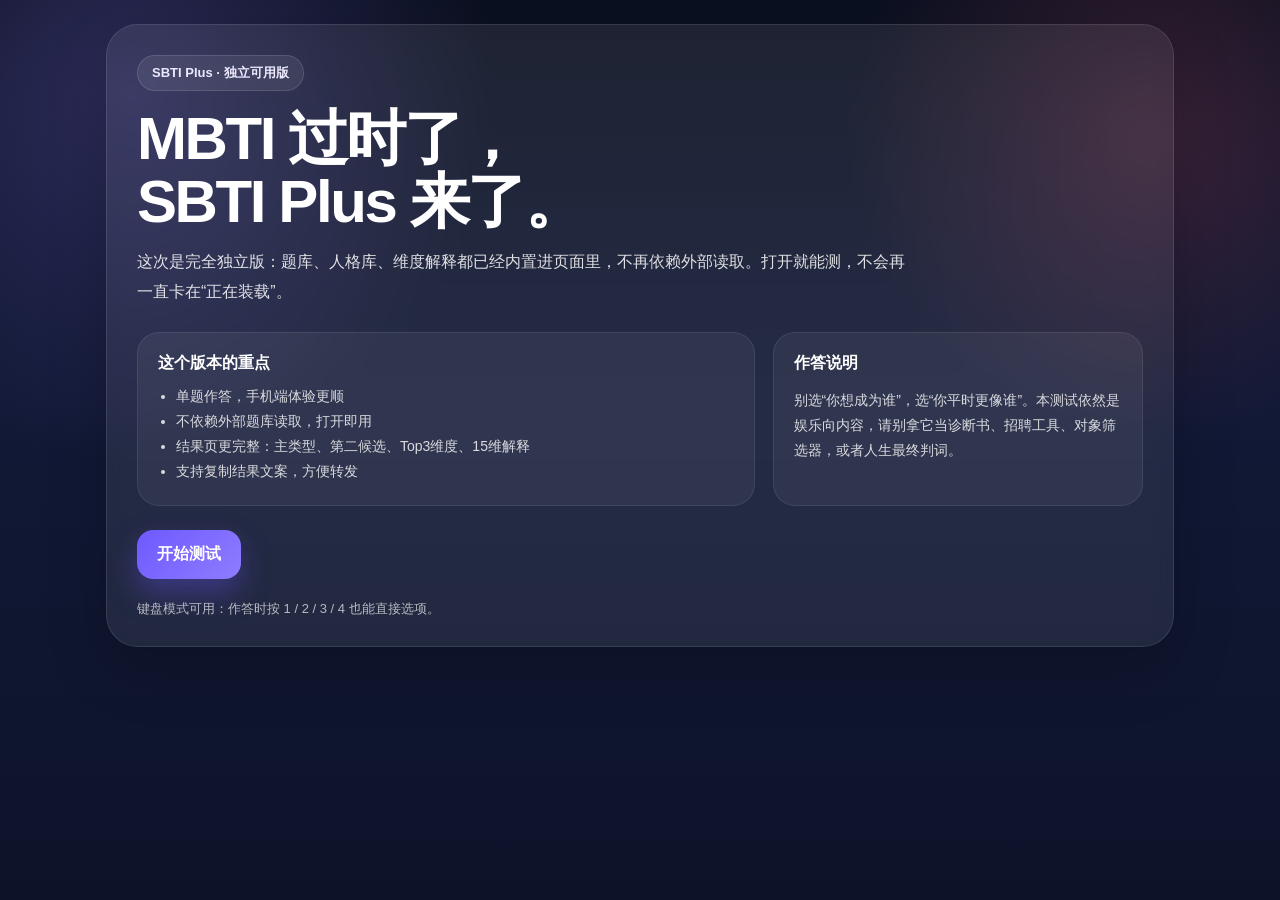
<file: sbti-plus-share/index.html>
<!doctype html>
<html lang="zh-CN">
<head>
  <meta charset="UTF-8" />
  <meta name="viewport" content="width=device-width, initial-scale=1.0" />
  <title>SBTI Plus｜独立可用版</title>
  <meta name="description" content="无需外部读取，打开即可使用的 SBTI Plus 独立版测试。" />
  <style>
    :root{--bg:#0b1020;--bg2:#121936;--panel:#ffffff;--text:#1a2238;--muted:#667089;--line:#e8ebf4;--primary:#6e59ff;--primary2:#8e7dff;--soft:#f3f1ff;--soft2:#f8f7ff;--danger:#ff6482;--shadow:0 18px 50px rgba(17,24,39,.18);--radius:24px;}
    *{box-sizing:border-box} html,body{margin:0;padding:0} body{font-family:-apple-system,BlinkMacSystemFont,"Segoe UI","PingFang SC","Hiragino Sans GB","Microsoft YaHei",sans-serif;color:#fff;min-height:100vh;background:radial-gradient(circle at 10% 10%, rgba(142,125,255,.24), transparent 26%),radial-gradient(circle at 90% 15%, rgba(255,100,130,.18), transparent 22%),linear-gradient(180deg,var(--bg),var(--bg2) 45%,#0c1329 100%);}
    .wrap{max-width:1100px;margin:0 auto;padding:24px 16px 56px} .screen{display:none} .screen.active{display:block}
    .glass{background:rgba(255,255,255,.08);border:1px solid rgba(255,255,255,.1);backdrop-filter:blur(8px);border-radius:32px;box-shadow:0 20px 60px rgba(0,0,0,.22)}
    .hero{padding:30px 30px 26px} .eyebrow{display:inline-flex;gap:8px;align-items:center;padding:8px 14px;border-radius:999px;background:rgba(255,255,255,.08);border:1px solid rgba(255,255,255,.12);font-size:13px;font-weight:700;color:#ece9ff}
    h1{margin:16px 0 14px;font-size:clamp(34px,6vw,60px);line-height:1.05;letter-spacing:-.04em} .sub{max-width:780px;font-size:16px;line-height:1.9;color:rgba(255,255,255,.86)}
    .hero-grid{display:grid;grid-template-columns:1.25fr .75fr;gap:18px;margin-top:24px} .mini{padding:20px;border-radius:22px;background:rgba(255,255,255,.06);border:1px solid rgba(255,255,255,.08)} .mini h3{margin:0 0 10px;font-size:16px} .mini p,.mini li{color:rgba(255,255,255,.82);line-height:1.8;font-size:14px} .mini ul{margin:0;padding-left:18px} .hero-actions{display:flex;gap:12px;flex-wrap:wrap;margin-top:24px}
    button{appearance:none;border:none;cursor:pointer;font:inherit;transition:.16s ease} button:hover{transform:translateY(-1px)} button:disabled{opacity:.45;cursor:not-allowed;transform:none}
    .btn-primary{padding:14px 20px;border-radius:16px;background:linear-gradient(135deg,var(--primary),var(--primary2));color:#fff;font-weight:800;box-shadow:0 14px 30px rgba(110,89,255,.35)}
    .btn-secondary{padding:14px 20px;border-radius:16px;background:rgba(255,255,255,.08);color:#fff;font-weight:700;border:1px solid rgba(255,255,255,.14)}
    .note{margin-top:18px;color:rgba(255,255,255,.68);font-size:13px;line-height:1.8} .quiz-shell{display:grid;grid-template-columns:minmax(0,1fr) 330px;gap:18px;align-items:start}
    .card{background:var(--panel);color:var(--text);border-radius:28px;box-shadow:var(--shadow);border:1px solid rgba(255,255,255,.14)} .quiz-card{padding:26px} .side-card{padding:20px;position:sticky;top:18px}
    .topbar{display:flex;justify-content:space-between;gap:12px;align-items:center;margin-bottom:18px} .progressWrap{height:12px;background:#edf0fb;border-radius:999px;overflow:hidden} .progress{height:100%;width:0;background:linear-gradient(90deg,var(--primary2),var(--primary));border-radius:999px;transition:width .22s ease}
    .counter{font-size:13px;color:var(--muted);font-weight:700} .qmeta{display:flex;justify-content:space-between;gap:10px;align-items:center;color:var(--muted);font-size:13px;font-weight:700} .badge{display:inline-flex;padding:7px 11px;border-radius:999px;background:var(--soft);color:#5e55b3}
    .qtitle{margin:18px 0 22px;font-size:clamp(22px,4.4vw,34px);line-height:1.45;font-weight:900;white-space:pre-wrap;letter-spacing:-.02em} .options{display:grid;gap:12px}
    .option{display:flex;align-items:flex-start;gap:14px;padding:16px;border-radius:18px;border:1.5px solid var(--line);background:#fff} .option:hover{border-color:#d6d0ff;background:var(--soft2)} .option.selected{border-color:var(--primary);background:var(--soft2);box-shadow:0 0 0 4px rgba(110,89,255,.08)}
    .optcode{width:28px;height:28px;display:flex;align-items:center;justify-content:center;border-radius:999px;background:var(--soft);color:#5d4eff;font-weight:900;flex-shrink:0} .opttext{font-size:16px;line-height:1.75;color:#24304a}
    .nav{display:flex;justify-content:space-between;gap:12px;margin-top:22px;flex-wrap:wrap} .nav .btn-primary,.nav .btn-secondary{padding:12px 18px}
    .muter{font-size:13px;color:#6e7892;line-height:1.8} .error{padding:18px;border-radius:18px;background:#fff1f4;color:#a22f4b;border:1px solid #ffd2dd;line-height:1.8}
    details.summaryBox{margin-top:14px;border:1px solid var(--line);border-radius:18px;background:#fafbff} details.summaryBox summary{list-style:none;cursor:pointer;padding:14px 16px;font-weight:800;color:#27314b} details.summaryBox summary::-webkit-details-marker{display:none} details.summaryBox .inner{padding:0 16px 16px;color:#65738c;line-height:1.85;font-size:13px}
    .result-grid{display:grid;grid-template-columns:1.05fr .95fr;gap:18px} .result-card{padding:26px} .posterWrap{margin-bottom:20px;padding:14px;border-radius:24px;background:linear-gradient(135deg,#0f1732,#161f44);border:1px solid rgba(110,89,255,.18);box-shadow:inset 0 1px 0 rgba(255,255,255,.06)} .posterCanvas{width:100%;display:block;border-radius:18px;background:#0b1020;aspect-ratio:3/4} .posterActions{display:flex;gap:10px;flex-wrap:wrap;margin-top:12px} .typeCode{font-size:13px;font-weight:800;color:#5f55b4;text-transform:uppercase;letter-spacing:.08em}
    .typeTitle{margin:12px 0 6px;font-size:clamp(34px,5vw,52px);line-height:1.08;font-weight:950;letter-spacing:-.04em} .typeSub{font-size:16px;color:#5f6a86;line-height:1.8} .pill{display:inline-flex;gap:8px;align-items:center;padding:10px 14px;border-radius:999px;background:var(--soft);color:#5d4eff;font-weight:800;margin-top:18px}
    .quote{margin:18px 0 22px;padding:16px 18px;border-left:5px solid var(--primary);background:var(--soft2);border-radius:16px;color:#2d3470;font-size:17px;line-height:1.8;font-weight:700} .desc{font-size:16px;line-height:1.92;color:#33405d;white-space:pre-wrap}
    .sectionTitle{font-size:18px;font-weight:900;margin:0 0 14px;color:#202a40} .miniGrid{display:grid;grid-template-columns:repeat(2,minmax(0,1fr));gap:12px} .stat{padding:14px;border-radius:18px;background:#fafbff;border:1px solid var(--line)} .stat .k{font-size:12px;color:var(--muted);font-weight:700} .stat .v{margin-top:8px;font-size:24px;font-weight:900;color:#28324a} .stat .s{margin-top:6px;font-size:13px;line-height:1.7;color:#61708a}
    .dimGroup{display:grid;gap:12px} .dimBox{padding:14px;border-radius:18px;background:#fafbff;border:1px solid var(--line)} .dimTop{display:flex;justify-content:space-between;gap:10px;align-items:baseline;flex-wrap:wrap} .dimName{font-size:14px;font-weight:800;color:#202a40} .dimScore{font-size:13px;font-weight:900;color:#5d4eff} .dimText{margin-top:8px;color:#5d6884;font-size:13px;line-height:1.8}
    .top3{display:grid;gap:10px} .top3Item{padding:14px;border-radius:18px;background:#fafbff;border:1px solid var(--line)} .top3Item strong{display:block;font-size:15px;color:#1f2a40} .top3Item span{display:block;margin-top:6px;font-size:13px;color:#62708a;line-height:1.75} .footerActions{display:flex;gap:12px;flex-wrap:wrap;margin-top:22px}
    @media (max-width:940px){.hero-grid,.quiz-shell,.result-grid{grid-template-columns:1fr} .side-card{position:static}} @media (max-width:640px){.wrap{padding:16px 12px 42px} .hero{padding:22px} .quiz-card,.side-card,.result-card{padding:18px} .miniGrid{grid-template-columns:1fr}}
  </style>
</head>
<body>
  <div class="wrap">
    <section id="intro" class="screen active">
      <div class="hero glass">
        <div class="eyebrow">SBTI Plus · 独立可用版</div>
        <h1>MBTI 过时了，<br>SBTI Plus 来了。</h1>
        <div class="sub">这次是完全独立版：题库、人格库、维度解释都已经内置进页面里，不再依赖外部读取。打开就能测，不会再一直卡在“正在装载”。</div>
        <div class="hero-grid">
          <div class="mini"><h3>这个版本的重点</h3><ul><li>单题作答，手机端体验更顺</li><li>不依赖外部题库读取，打开即用</li><li>结果页更完整：主类型、第二候选、Top3维度、15维解释</li><li>支持复制结果文案，方便转发</li></ul></div>
          <div class="mini"><h3>作答说明</h3><p>别选“你想成为谁”，选“你平时更像谁”。本测试依然是娱乐向内容，请别拿它当诊断书、招聘工具、对象筛选器，或者人生最终判词。</p></div>
        </div>
        <div class="hero-actions"><button id="startBtn" class="btn-primary">开始测试</button></div>
        <div class="note">键盘模式可用：作答时按 1 / 2 / 3 / 4 也能直接选项。</div>
      </div>
    </section>
    <section id="quiz" class="screen">
      <div class="quiz-shell">
        <div class="quiz-card card">
          <div class="topbar"><div style="flex:1"><div class="progressWrap"><div id="progressBar" class="progress"></div></div></div><div id="progressText" class="counter">0 / 0</div></div>
          <div class="qmeta"><div id="qBadge" class="badge">第 1 题</div><div id="qMetaRight">维度已隐藏</div></div>
          <div id="qTitle" class="qtitle">...</div>
          <div id="options" class="options"></div>
          <div class="nav"><button id="prevBtn" class="btn-secondary">上一题</button><div style="display:flex;gap:12px;flex-wrap:wrap"><button id="backHomeBtn" class="btn-secondary">返回首页</button><button id="nextBtn" class="btn-primary" disabled>下一题</button></div></div>
        </div>
        <div class="side-card card">
          <div class="sectionTitle">这版比上一版稳在哪里</div>
          <div class="muter">上一版会去外部再次读取题库，你当前网络把那一步卡住了，所以会一直转圈。现在这版已经把题库、人格库、维度解释全部写进页面里了。</div>
          <details class="summaryBox"><summary>作者的话</summary><div class="inner">本测试首发于b站up主蛆肉儿串儿（UID417038183），初衷是劝诫一位爱喝酒的朋友戒酒。<br>由于作者的人格是SHIT愤世者，所以平等的攻击了各位，在此抱歉！！不过我是一个绝世大美女，你们一定会原谅我，有B站的朋友们也可以关注我。<br>关于这个测试，我没法很好的平衡娱乐和专业性，因此对于一些人格的阐释较为模糊或完全不准（如屌丝可能并非真的屌丝），如有冒犯非常抱歉！！<br>再鉴于时间精力有限，就随便搞了一个先这样玩玩，后续会慢慢完善修改的，总之好玩为主，还请不要用于盈利呀。</div></details>
        </div>
      </div>
    </section>
    <section id="result" class="screen">
      <div class="result-grid">
        <div class="result-card card">
          <div class="posterWrap">
            <canvas id="posterCanvas" class="posterCanvas" width="1080" height="1440"></canvas>
            <div class="posterActions">
              <button id="downloadPosterBtn" class="btn-primary">下载结果图</button>
            </div>
          </div>
          <div class="typeCode" id="typeCode">你的主类型</div>
          <div class="typeTitle" id="typeTitle"></div>
          <div class="typeSub" id="typeSub"></div>
          <div class="pill" id="matchBadge"></div>
          <div class="quote" id="typeQuote"></div>
          <div class="desc" id="typeDesc"></div>
          <div class="footerActions"><button id="copyBtn" class="btn-primary">复制结果文案</button><button id="restartBtn" class="btn-secondary">重新测试</button><button id="homeBtn" class="btn-secondary">回到首页</button></div>
        </div>
        <div class="result-card card">
          <div class="sectionTitle">结果拆解</div>
          <div class="miniGrid" id="statGrid"></div>
          <div style="height:16px"></div>
          <div class="sectionTitle">你的 Top 3 维度</div>
          <div id="top3" class="top3"></div>
          <div style="height:16px"></div>
          <div class="sectionTitle">十五维度评分</div>
          <div id="dimGroup" class="dimGroup"></div>
          <div style="height:16px"></div>
          <div class="muter" id="footerNote"></div>
        </div>
      </div>
    </section>
  </div>
  <script>
    const data = {"dimensionMeta": {"S1": {"name": "S1 自尊自信", "model": "自我模型"}, "S2": {"name": "S2 自我清晰度", "model": "自我模型"}, "S3": {"name": "S3 核心价值", "model": "自我模型"}, "E1": {"name": "E1 依恋安全感", "model": "情感模型"}, "E2": {"name": "E2 情感投入度", "model": "情感模型"}, "E3": {"name": "E3 边界与依赖", "model": "情感模型"}, "A1": {"name": "A1 世界观倾向", "model": "态度模型"}, "A2": {"name": "A2 规则与灵活度", "model": "态度模型"}, "A3": {"name": "A3 人生意义感", "model": "态度模型"}, "Ac1": {"name": "Ac1 动机导向", "model": "行动驱力模型"}, "Ac2": {"name": "Ac2 决策风格", "model": "行动驱力模型"}, "Ac3": {"name": "Ac3 执行模式", "model": "行动驱力模型"}, "So1": {"name": "So1 社交主动性", "model": "社交模型"}, "So2": {"name": "So2 人际边界感", "model": "社交模型"}, "So3": {"name": "So3 表达与真实度", "model": "社交模型"}}, "questions": [{"id": "q1", "dim": "S1", "text": "我不仅是屌丝，我还是joker,我还是咸鱼，这辈子没谈过一场恋爱，胆怯又自卑，我的青春就是一场又一场的意淫，每一天幻想着我也能有一个女孩子和我一起压马路，一起逛街，一起玩，现实却是爆了父母金币，读了个烂学校，混日子之后找班上，没有理想，没有目标，没有能力的三无人员，每次看到你能在网上开屌丝的玩笑，我都想哭，我就是地底下的老鼠，透过下水井的缝隙，窥探地上的各种美好，每一次看到这种都是对我心灵的一次伤害，对我生存空间的一次压缩，求求哥们给我们这种小丑一点活路吧，我真的不想在白天把枕巾哭湿一大片", "options": [{"label": "我哭了。。", "value": 1}, {"label": "这是什么。。", "value": 2}, {"label": "这不是我！", "value": 3}]}, {"id": "q2", "dim": "S1", "text": "我不够好，周围的人都比我优秀", "options": [{"label": "确实", "value": 1}, {"label": "有时", "value": 2}, {"label": "不是", "value": 3}]}, {"id": "q3", "dim": "S2", "text": "我很清楚真正的自己是什么样的", "options": [{"label": "不认同", "value": 1}, {"label": "中立", "value": 2}, {"label": "认同", "value": 3}]}, {"id": "q4", "dim": "S2", "text": "我内心有真正追求的东西", "options": [{"label": "不认同", "value": 1}, {"label": "中立", "value": 2}, {"label": "认同", "value": 3}]}, {"id": "q5", "dim": "S3", "text": "我一定要不断往上爬、变得更厉害", "options": [{"label": "不认同", "value": 1}, {"label": "中立", "value": 2}, {"label": "认同", "value": 3}]}, {"id": "q6", "dim": "S3", "text": "外人的评价对我来说无所吊谓。", "options": [{"label": "不认同", "value": 1}, {"label": "中立", "value": 2}, {"label": "认同", "value": 3}]}, {"id": "q7", "dim": "E1", "text": "对象超过5小时没回消息，说自己窜稀了，你会怎么想？", "options": [{"label": "拉稀不可能5小时，也许ta隐瞒了我。", "value": 1}, {"label": "在信任和怀疑之间摇摆。", "value": 2}, {"label": "也许今天ta真的不太舒服。", "value": 3}]}, {"id": "q8", "dim": "E1", "text": "我在感情里经常担心被对方抛弃", "options": [{"label": "是的", "value": 1}, {"label": "偶尔", "value": 2}, {"label": "不是", "value": 3}]}, {"id": "q9", "dim": "E2", "text": "我对天发誓，我对待每一份感情都是认真的！", "options": [{"label": "并没有", "value": 1}, {"label": "也许？", "value": 2}, {"label": "是的！（问心无愧骄傲脸）", "value": 3}]}, {"id": "q10", "dim": "E2", "text": "你的恋爱对象是一个尊老爱幼，温柔敦厚，洁身自好，光明磊落，大义凛然，能言善辩，口才流利，观察入微，见多识广，博学多才，诲人不倦，和蔼可亲，平易近人，心地善良，慈眉善目，积极进取，意气风发，玉树临风，国色天香，倾国倾城，花容月貌的人，此时你会？", "options": [{"label": "就算ta再优秀我也不会陷入太深。", "value": 1}, {"label": "会介于A和C之间。", "value": 2}, {"label": "会非常珍惜ta，也许会变成恋爱脑。", "value": 3}]}, {"id": "q11", "dim": "E3", "text": "恋爱后，对象非常黏人，你作何感想？", "options": [{"label": "那很爽了", "value": 1}, {"label": "都行无所谓", "value": 2}, {"label": "我更喜欢保留独立空间", "value": 3}]}, {"id": "q12", "dim": "E3", "text": "我在任何关系里都很重视个人空间", "options": [{"label": "我更喜欢依赖与被依赖", "value": 1}, {"label": "看情况", "value": 2}, {"label": "是的！（斩钉截铁地说道）", "value": 3}]}, {"id": "q13", "dim": "A1", "text": "大多数人是善良的", "options": [{"label": "其实邪恶的人心比世界上的痔疮更多。", "value": 1}, {"label": "也许吧。", "value": 2}, {"label": "是的，我愿相信好人更多。", "value": 3}]}, {"id": "q14", "dim": "A1", "text": "你走在街上，一位萌萌的小女孩蹦蹦跳跳地朝你走来（正脸、侧脸看都萌，用vivo、苹果、华为、OPPO手机看都萌，实在是非常萌的那种），她递给你一根棒棒糖，此时你作何感想？", "options": [{"label": "呜呜她真好真可爱！居然给我棒棒糖！", "value": 3}, {"label": "一脸懵逼，作挠头状", "value": 2}, {"label": "这也许是一种新型诈骗？还是走开为好。", "value": 1}]}, {"id": "q15", "dim": "A2", "text": "快考试了，学校规定必须上晚自习，请假会扣分，但今晚你约了女/男神一起玩《绝地求生：刺激战场》（一款刺激的游戏），你怎么办？", "options": [{"label": "翘了！反正就一次！", "value": 1}, {"label": "干脆请个假吧。", "value": 2}, {"label": "都快考试了还去啥。", "value": 3}]}, {"id": "q16", "dim": "A2", "text": "我喜欢打破常规，不喜欢被束缚", "options": [{"label": "认同", "value": 1}, {"label": "保持中立", "value": 2}, {"label": "不认同", "value": 3}]}, {"id": "q17", "dim": "A3", "text": "我做事通常有目标。", "options": [{"label": "不认同", "value": 1}, {"label": "中立", "value": 2}, {"label": "认同", "value": 3}]}, {"id": "q18", "dim": "A3", "text": "突然某一天，我意识到人生哪有什么他妈的狗屁意义，人不过是和动物一样被各种欲望支配着，纯纯是被激素控制的东西，饿了就吃，困了就睡，一发情就想交配，我们简直和猪狗一样没什么区别。", "options": [{"label": "是这样的。", "value": 1}, {"label": "也许是，也许不是。", "value": 2}, {"label": "这简直是胡扯", "value": 3}]}, {"id": "q19", "dim": "Ac1", "text": "我做事主要为了取得成果和进步，而不是避免麻烦和风险。", "options": [{"label": "不认同", "value": 1}, {"label": "中立", "value": 2}, {"label": "认同", "value": 3}]}, {"id": "q20", "dim": "Ac1", "text": "你因便秘坐在马桶上（已长达30分钟），拉不出很难受。此时你更像", "options": [{"label": "再坐三十分钟看看，说不定就有了。", "value": 1}, {"label": "用力拍打自己的屁股并说：“死屁股，快拉啊！”", "value": 2}, {"label": "使用开塞露，快点拉出来才好。", "value": 3}]}, {"id": "q21", "dim": "Ac2", "text": "我做决定比较果断，不喜欢犹豫", "options": [{"label": "不认同", "value": 1}, {"label": "中立", "value": 2}, {"label": "认同", "value": 3}]}, {"id": "q22", "dim": "Ac2", "text": "此题没有题目，请盲选", "options": [{"label": "反复思考后感觉应该选A？", "value": 1}, {"label": "啊，要不选B？", "value": 2}, {"label": "不会就选C？", "value": 3}]}, {"id": "q23", "dim": "Ac3", "text": "别人说你“执行力强”，你内心更接近哪句？", "options": [{"label": "我被逼到最后确实执行力超强。。。", "value": 1}, {"label": "啊，有时候吧。", "value": 2}, {"label": "是的，事情本来就该被推进", "value": 3}]}, {"id": "q24", "dim": "Ac3", "text": "我做事常常有计划，____", "options": [{"label": "然而计划不如变化快。", "value": 1}, {"label": "有时能完成，有时不能。", "value": 2}, {"label": "我讨厌被打破计划。", "value": 3}]}, {"id": "q25", "dim": "So1", "text": "你因玩《第五人格》（一款刺激的游戏）而结识许多网友，并被邀请线下见面，你的想法是？", "options": [{"label": "网上口嗨下就算了，真见面还是有点忐忑。", "value": 1}, {"label": "见网友也挺好，反正谁来聊我就聊两句。", "value": 2}, {"label": "我会打扮一番并热情聊天，万一呢，我是说万一呢？", "value": 3}]}, {"id": "q26", "dim": "So1", "text": "朋友带了ta的朋友一起来玩，你最可能的状态是", "options": [{"label": "对“朋友的朋友”天然有点距离感，怕影响二人关系", "value": 1}, {"label": "看对方，能玩就玩。", "value": 2}, {"label": "朋友的朋友应该也算我的朋友！要热情聊天", "value": 3}]}, {"id": "q27", "dim": "So2", "text": "我和人相处主打一个电子围栏，靠太近会自动报警。", "options": [{"label": "认同", "value": 3}, {"label": "中立", "value": 2}, {"label": "不认同", "value": 1}]}, {"id": "q28", "dim": "So2", "text": "我渴望和我信任的人关系密切，熟得像失散多年的亲戚。", "options": [{"label": "认同", "value": 1}, {"label": "中立", "value": 2}, {"label": "不认同", "value": 3}]}, {"id": "q29", "dim": "So3", "text": "有时候你明明对一件事有不同的、负面的看法，但最后没说出来。多数情况下原因是：", "options": [{"label": "这种情况较少。", "value": 1}, {"label": "可能碍于情面或者关系。", "value": 2}, {"label": "不想让别人知道自己是个阴暗的人。", "value": 3}]}, {"id": "q30", "dim": "So3", "text": "我在不同人面前会表现出不一样的自己", "options": [{"label": "不认同", "value": 1}, {"label": "中立", "value": 2}, {"label": "认同", "value": 3}]}], "specialQuestions": [{"id": "drink_gate_q1", "special": true, "kind": "drink_gate", "text": "您平时有什么爱好？", "options": [{"label": "吃喝拉撒", "value": 1}, {"label": "艺术爱好", "value": 2}, {"label": "饮酒", "value": 3}, {"label": "健身", "value": 4}]}, {"id": "drink_gate_q2", "special": true, "kind": "drink_trigger", "text": "您对饮酒的态度是？", "options": [{"label": "小酌怡情，喝不了太多。", "value": 1}, {"label": "我习惯将白酒灌入保温杯，当作白开水一饮而下，酒精令我信服。", "value": 2}]}], "DIM_EXPLANATIONS": {"S1": {"L": "对自己下手比别人还狠，夸你两句你都想先验明真伪。", "M": "自信值随天气波动，顺风能飞，逆风先缩。", "H": "心里对自己大致有数，不太会被路人一句话打散。"}, "S2": {"L": "内心频道雪花较多，常在“我是谁”里循环缓存。", "M": "平时还能认出自己，偶尔也会被情绪临时换号。", "H": "对自己的脾气、欲望和底线都算门儿清。"}, "S3": {"L": "更在意舒服和安全，没必要天天给人生开冲刺模式。", "M": "想上进，也想躺会儿，价值排序经常内部开会。", "H": "很容易被目标、成长或某种重要信念推着往前。"}, "E1": {"L": "感情里警报器灵敏，已读不回都能脑补到大结局。", "M": "一半信任，一半试探，感情里常在心里拉锯。", "H": "更愿意相信关系本身，不会被一点风吹草动吓散。"}, "E2": {"L": "感情投入偏克制，心门不是没开，是门禁太严。", "M": "会投入，但会给自己留后手，不至于全盘梭哈。", "H": "一旦认定就容易认真，情绪和精力都给得很足。"}, "E3": {"L": "容易黏人也容易被黏，关系里的温度感很重要。", "M": "亲密和独立都要一点，属于可调节型依赖。", "H": "空间感很重要，再爱也得留一块属于自己的地。"}, "A1": {"L": "看世界自带防御滤镜，先怀疑，再靠近。", "M": "既不天真也不彻底阴谋论，观望是你的本能。", "H": "更愿意相信人性和善意，遇事不急着把世界判死刑。"}, "A2": {"L": "规则能绕就绕，舒服和自由往往排在前面。", "M": "该守的时候守，该变通的时候也不死磕。", "H": "秩序感较强，能按流程来就不爱即兴炸场。"}, "A3": {"L": "意义感偏低，容易觉得很多事都像在走过场。", "M": "偶尔有目标，偶尔也想摆烂，人生观处于半开机。", "H": "做事更有方向，知道自己大概要往哪边走。"}, "Ac1": {"L": "做事先考虑别翻车，避险系统比野心更先启动。", "M": "有时想赢，有时只想别麻烦，动机比较混合。", "H": "更容易被成果、成长和推进感点燃。"}, "Ac2": {"L": "做决定前容易多转几圈，脑内会议常常超时。", "M": "会想，但不至于想死机，属于正常犹豫。", "H": "拍板速度快，决定一下就不爱回头磨叽。"}, "Ac3": {"L": "执行力和死线有深厚感情，越晚越像要觉醒。", "M": "能做，但状态看时机，偶尔稳偶尔摆。", "H": "推进欲比较强，事情不落地心里都像卡了根刺。"}, "So1": {"L": "社交启动慢热，主动出击这事通常得攒半天气。", "M": "有人来就接，没人来也不硬凑，社交弹性一般。", "H": "更愿意主动打开场子，在人群里不太怕露头。"}, "So2": {"L": "关系里更想亲近和融合，熟了就容易把人划进内圈。", "M": "既想亲近又想留缝，边界感看对象调节。", "H": "边界感偏强，靠太近会先本能性后退半步。"}, "So3": {"L": "表达更直接，心里有啥基本不爱绕。", "M": "会看气氛说话，真实和体面通常各留一点。", "H": "对不同场景的自我切换更熟练，真实感会分层发放。"}}, "NORMAL_TYPES": [{"code": "CTRL", "pattern": "HHH-HMH-MHH-HHH-MHM"}, {"code": "ATM-er", "pattern": "HHH-HHM-HHH-HMH-MHL"}, {"code": "Dior-s", "pattern": "MHM-MMH-MHM-HMH-LHL"}, {"code": "BOSS", "pattern": "HHH-HMH-MMH-HHH-LHL"}, {"code": "THAN-K", "pattern": "MHM-HMM-HHM-MMH-MHL"}, {"code": "OH-NO", "pattern": "HHL-LMH-LHH-HHM-LHL"}, {"code": "GOGO", "pattern": "HHM-HMH-MMH-HHH-MHM"}, {"code": "SEXY", "pattern": "HMH-HHL-HMM-HMM-HLH"}, {"code": "LOVE-R", "pattern": "MLH-LHL-HLH-MLM-MLH"}, {"code": "MUM", "pattern": "MMH-MHL-HMM-LMM-HLL"}, {"code": "FAKE", "pattern": "HLM-MML-MLM-MLM-HLH"}, {"code": "OJBK", "pattern": "MMH-MMM-HML-LMM-MML"}, {"code": "MALO", "pattern": "MLH-MHM-MLH-MLH-LMH"}, {"code": "JOKE-R", "pattern": "LLH-LHL-LML-LLL-MLM"}, {"code": "WOC!", "pattern": "HHL-HMH-MMH-HHM-LHH"}, {"code": "THIN-K", "pattern": "HHL-HMH-MLH-MHM-LHH"}, {"code": "SHIT", "pattern": "HHL-HLH-LMM-HHM-LHH"}, {"code": "ZZZZ", "pattern": "MHL-MLH-LML-MML-LHM"}, {"code": "POOR", "pattern": "HHL-MLH-LMH-HHH-LHL"}, {"code": "MONK", "pattern": "HHL-LLH-LLM-MML-LHM"}, {"code": "IMSB", "pattern": "LLM-LMM-LLL-LLL-MLM"}, {"code": "SOLO", "pattern": "LML-LLH-LHL-LML-LHM"}, {"code": "FUCK", "pattern": "MLL-LHL-LLM-MLL-HLH"}, {"code": "DEAD", "pattern": "LLL-LLM-LML-LLL-LHM"}, {"code": "IMFW", "pattern": "LLH-LHL-LML-LLL-MLL"}], "TYPE_LIBRARY": {}, "DRUNK_TRIGGER_QUESTION_ID": "drink_gate_q2", "dimensionOrder": ["S1", "S2", "S3", "E1", "E2", "E3", "A1", "A2", "A3", "Ac1", "Ac2", "Ac3", "So1", "So2", "So3"]};
    const state = { answers: {}, shuffledQuestions: [], current: 0, result: null };
    const screens = { intro: document.getElementById('intro'), quiz: document.getElementById('quiz'), result: document.getElementById('result') };
    const els = { startBtn: document.getElementById('startBtn'), progressBar: document.getElementById('progressBar'), progressText: document.getElementById('progressText'), qBadge: document.getElementById('qBadge'), qMetaRight: document.getElementById('qMetaRight'), qTitle: document.getElementById('qTitle'), options: document.getElementById('options'), prevBtn: document.getElementById('prevBtn'), nextBtn: document.getElementById('nextBtn'), backHomeBtn: document.getElementById('backHomeBtn'), typeCode: document.getElementById('typeCode'), typeTitle: document.getElementById('typeTitle'), typeSub: document.getElementById('typeSub'), matchBadge: document.getElementById('matchBadge'), typeQuote: document.getElementById('typeQuote'), typeDesc: document.getElementById('typeDesc'), statGrid: document.getElementById('statGrid'), top3: document.getElementById('top3'), dimGroup: document.getElementById('dimGroup'), footerNote: document.getElementById('footerNote'), copyBtn: document.getElementById('copyBtn'), restartBtn: document.getElementById('restartBtn'), homeBtn: document.getElementById('homeBtn'), posterCanvas: document.getElementById('posterCanvas'), downloadPosterBtn: document.getElementById('downloadPosterBtn') };
    const normalNote = "本测试仅供娱乐，别拿它当诊断、面试、相亲、分手、招魂、算命或人生判决书。你可以笑，但别太当真。";
    const specialNote = "本测试仅供娱乐。隐藏人格和傻乐兜底都属于作者故意埋的损招，请勿把它当成医学、心理学、相学、命理学或灵异学依据。";
    function showScreen(name){ Object.entries(screens).forEach(([k,v]) => v.classList.toggle('active', k===name)); window.scrollTo({top:0, behavior:'smooth'}); }
    function shuffle(arr){ const a=[...arr]; for(let i=a.length-1;i>0;i--){ const j=Math.floor(Math.random()*(i+1)); [a[i],a[j]]=[a[j],a[i]]; } return a; }
    function getVisibleQuestions(){ const visible=[...state.shuffledQuestions]; const gateIndex=visible.findIndex(q=>q.id==='drink_gate_q1'); if(gateIndex!==-1 && state.answers['drink_gate_q1']===3) visible.splice(gateIndex+1,0,data.specialQuestions[1]); return visible; }
    function startTest(){ state.answers={}; state.current=0; state.result=null; const shuffledRegular=shuffle(data.questions); const insertIndex=Math.floor(Math.random()*shuffledRegular.length)+1; state.shuffledQuestions=[...shuffledRegular.slice(0,insertIndex), data.specialQuestions[0], ...shuffledRegular.slice(insertIndex)]; renderQuestion(); showScreen('quiz'); }
    function renderQuestion(){ const visible=getVisibleQuestions(); if(state.current<0) state.current=0; if(state.current>=visible.length) state.current=visible.length-1; const q=visible[state.current]; const answered=visible.filter(x=>state.answers[x.id]!==undefined).length; els.progressBar.style.width=`${visible.length?((state.current+1)/visible.length)*100:0}%`; els.progressText.textContent=`${answered} / ${visible.length}`; els.qBadge.textContent=`第 ${state.current+1} 题`; els.qMetaRight.textContent=q.special?'补充题':'维度已隐藏'; els.qTitle.textContent=q.text; els.options.innerHTML=q.options.map((opt,i)=>{ const code=['A','B','C','D'][i]||String(i+1); const selected=state.answers[q.id]===opt.value?'selected':''; return `<button class="option ${selected}" data-value="${opt.value}"><div class="optcode">${code}</div><div class="opttext">${opt.label}</div></button>`; }).join(''); [...els.options.querySelectorAll('.option')].forEach(btn=>btn.onclick=()=>selectOption(q, Number(btn.dataset.value))); els.prevBtn.style.visibility=state.current===0?'hidden':'visible'; els.nextBtn.disabled=state.answers[q.id]===undefined; els.nextBtn.textContent=state.current===visible.length-1?'提交并查看结果':'下一题'; }
    function selectOption(q, value){ state.answers[q.id]=value; if(q.id==='drink_gate_q1' && value!==3) delete state.answers['drink_gate_q2']; renderQuestion(); }
    function nextQuestion(){ const visible=getVisibleQuestions(); const q=visible[state.current]; if(state.answers[q.id]===undefined) return; if(state.current<visible.length-1){ state.current += 1; renderQuestion(); } else renderResult(); }
    function prevQuestion(){ if(state.current>0){ state.current -= 1; renderQuestion(); } }
    function sumToLevel(score){ if(score<=3) return 'L'; if(score===4) return 'M'; return 'H'; }
    function levelNum(level){ return ({L:1,M:2,H:3})[level]; }
    function parsePattern(pattern){ return pattern.replace(/-/g,'').split(''); }
    function computeResult(){ return {rawScores:{}, levels:{}, ranked:[], bestNormal:{similarity:0, exact:0}, finalType:{code:'NA', cn:'未设置', intro:'', desc:''}, modeKicker:'占位', badge:'占位', sub:'占位', special:false, secondaryType:null, top3Dims:[]}; }
    function themeFromCode(code){ const themes=[['#6e59ff','#8e7dff','#221a63'],['#ff6482','#ff9b7d','#5f1d34'],['#16a085','#5fd6b5','#0e3d34'],['#ff9f43','#ffd166','#5a3a12'],['#3f8cff','#79b8ff','#152c63'],['#a855f7','#e879f9','#3d1752']]; let sum=0; for(const ch of code) sum+=ch.charCodeAt(0); return themes[sum%themes.length]; }
    function wrapCanvasText(ctx,text,x,y,maxWidth,lineHeight,maxLines){ const chars=[...String(text)]; let line=''; let lines=[]; for(const ch of chars){ const test=line+ch; if(ctx.measureText(test).width>maxWidth && line){ lines.push(line); line=ch; if(maxLines && lines.length===maxLines-1) break; } else line=test; } if(line && (!maxLines || lines.length<maxLines)) lines.push(line); if(maxLines && lines.length===maxLines){ let last=lines[lines.length-1]; while(ctx.measureText(last+'…').width>maxWidth && last.length>0) last=last.slice(0,-1); lines[lines.length-1]=last+'…'; } lines.forEach((ln,i)=>ctx.fillText(ln,x,y+i*lineHeight)); return y+lines.length*lineHeight; }
    function drawPoster(r){}
    function downloadPoster(){}
    function renderResult(){ const r=computeResult(); state.result=r; showScreen('result'); }
    function copyResult(){}
    document.addEventListener('keydown', e=>{ if(!screens.quiz.classList.contains('active')) return; const visible=getVisibleQuestions(); const q=visible[state.current]; if(!q) return; const idx=['1','2','3','4'].indexOf(e.key); if(idx!==-1 && q.options[idx]) selectOption(q, q.options[idx].value); });
    els.startBtn.onclick=startTest; els.prevBtn.onclick=prevQuestion; els.nextBtn.onclick=nextQuestion; els.backHomeBtn.onclick=()=>showScreen('intro'); els.copyBtn.onclick=copyResult; els.downloadPosterBtn.onclick=downloadPoster; els.restartBtn.onclick=startTest; els.homeBtn.onclick=()=>showScreen('intro');
  </script>
</body>
</html>
</file>
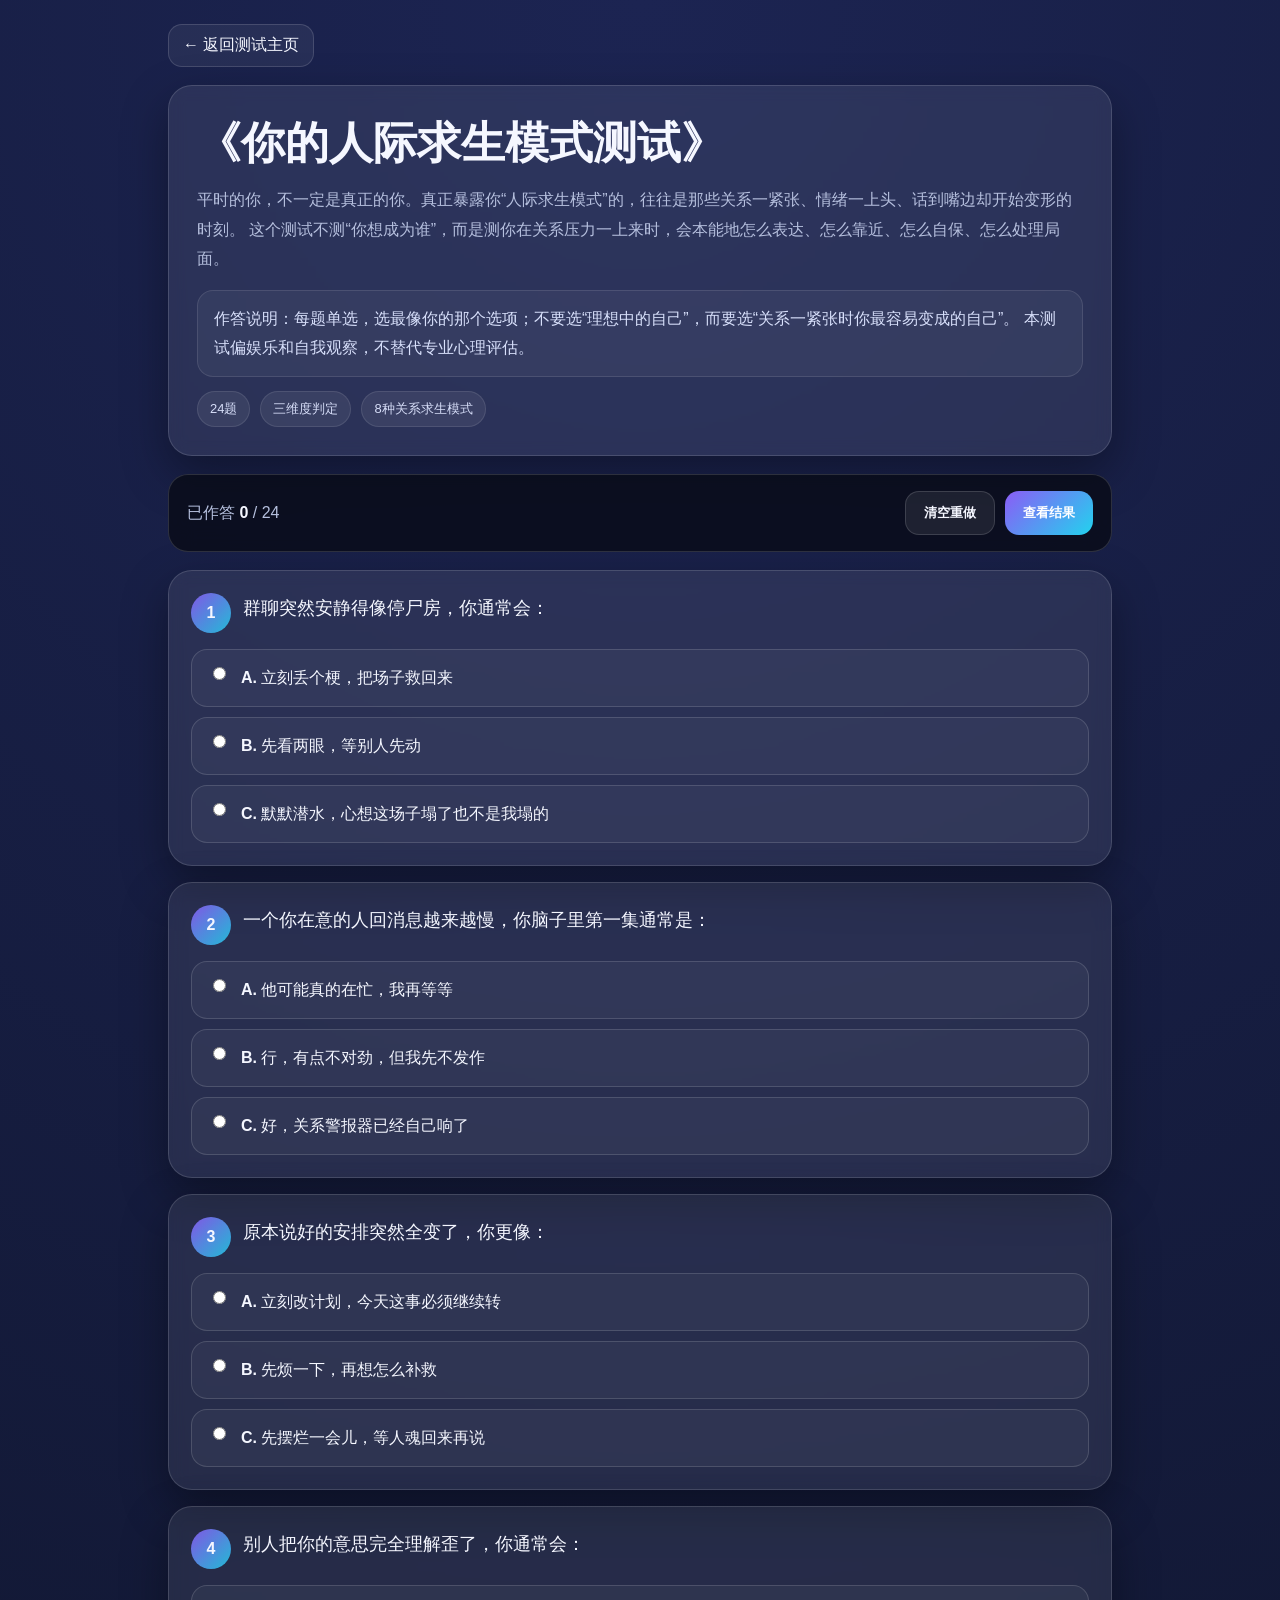
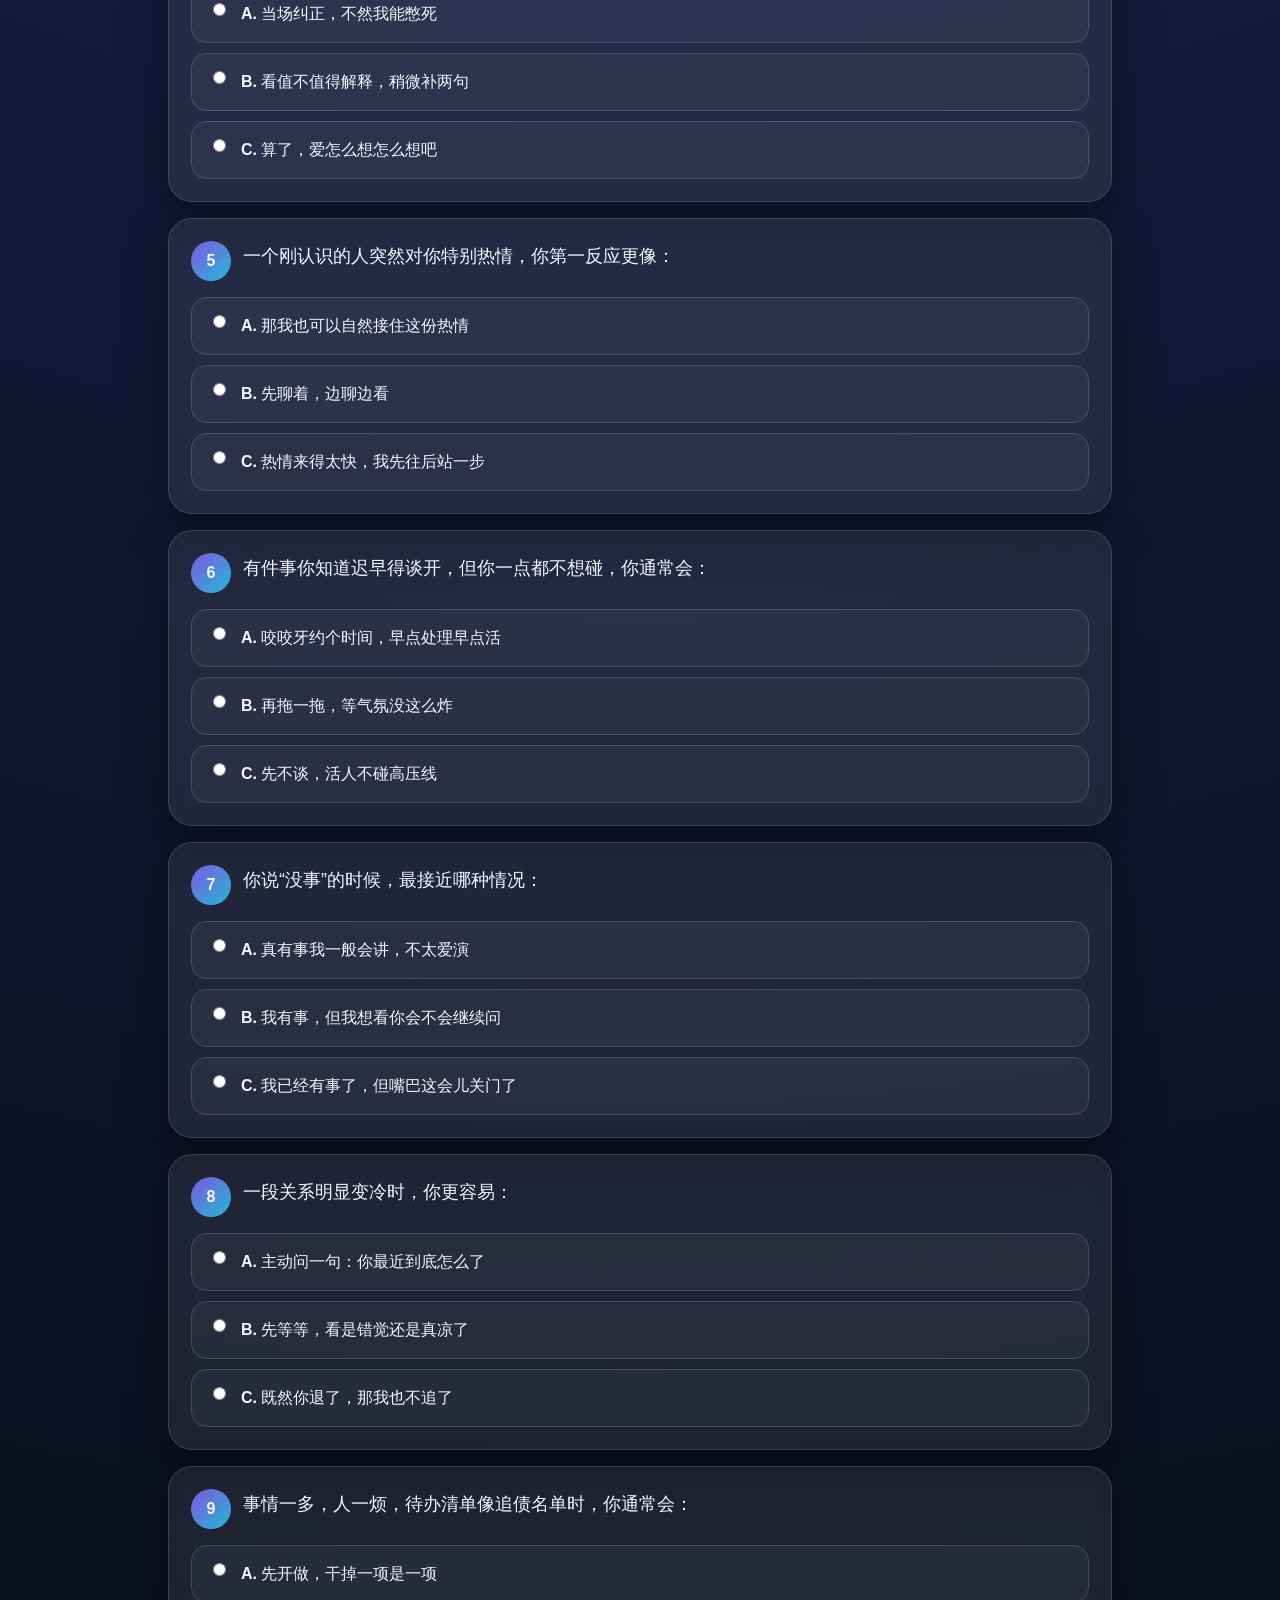
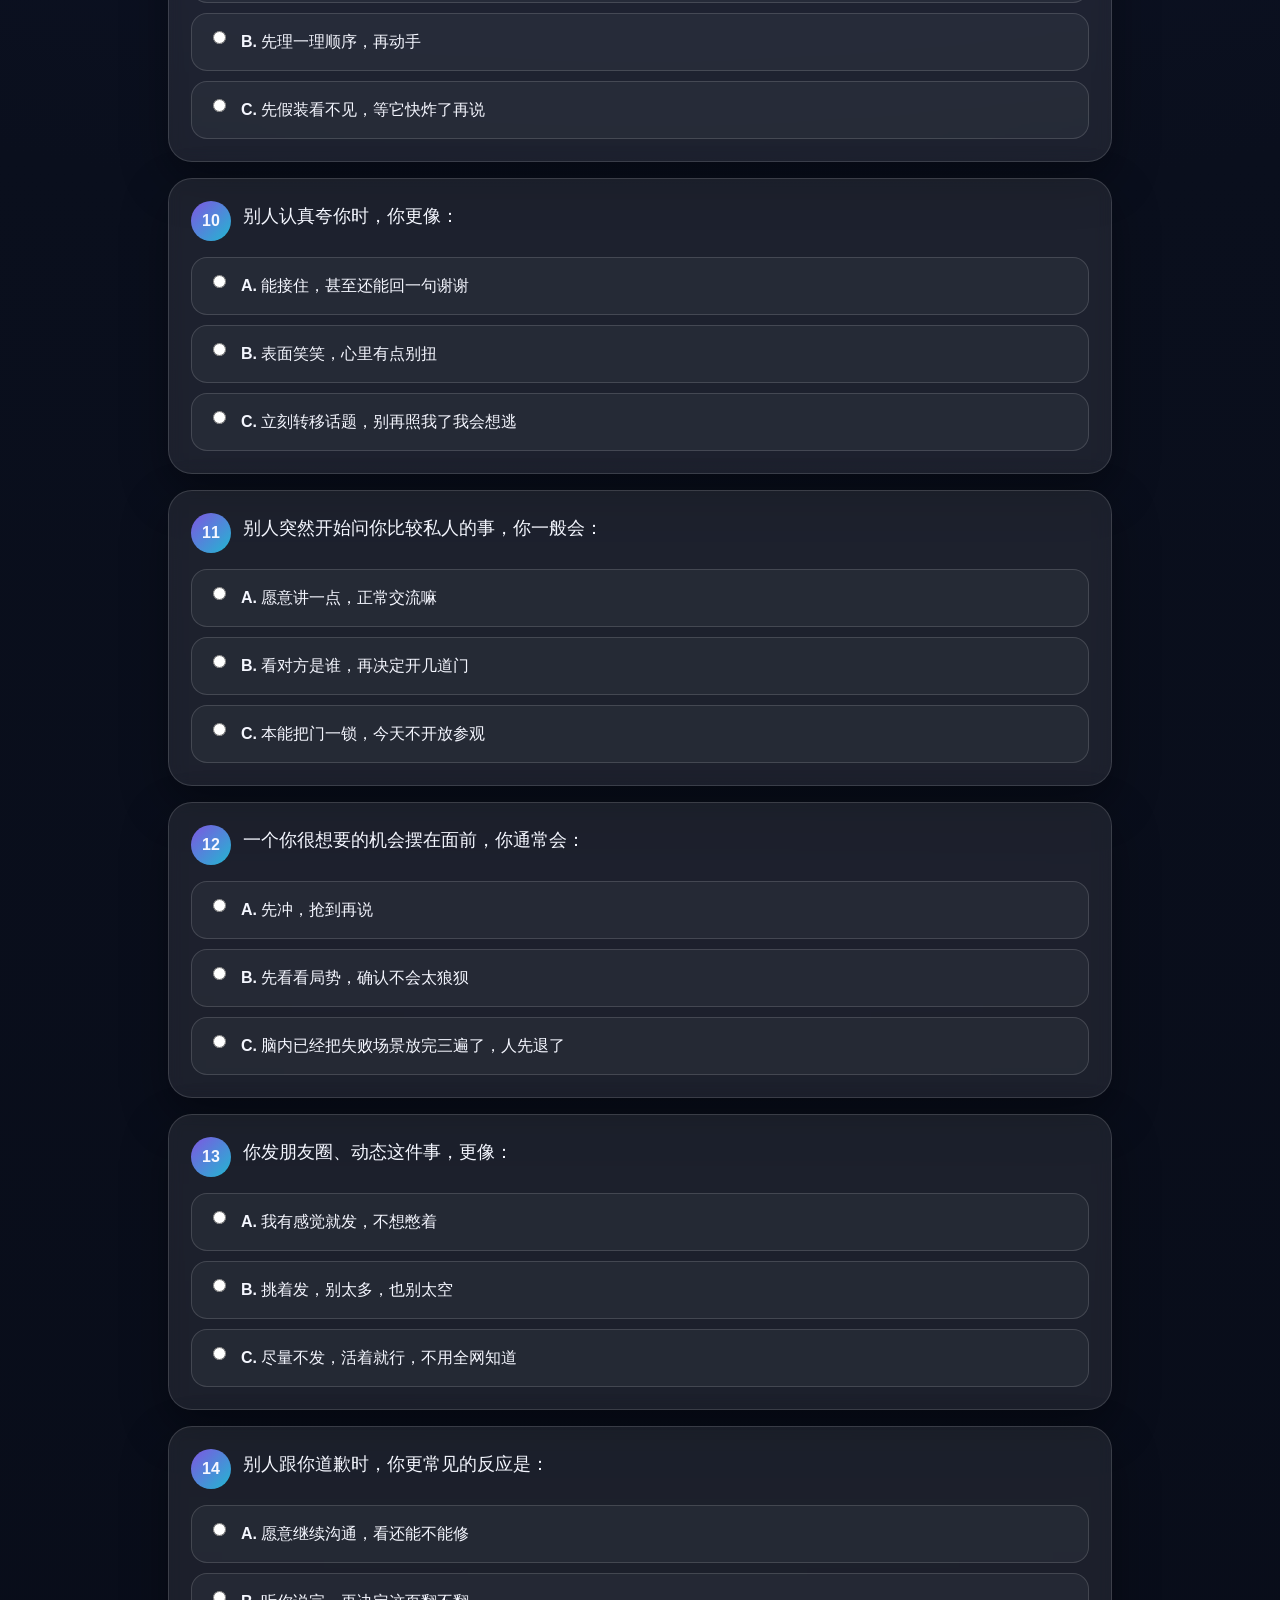
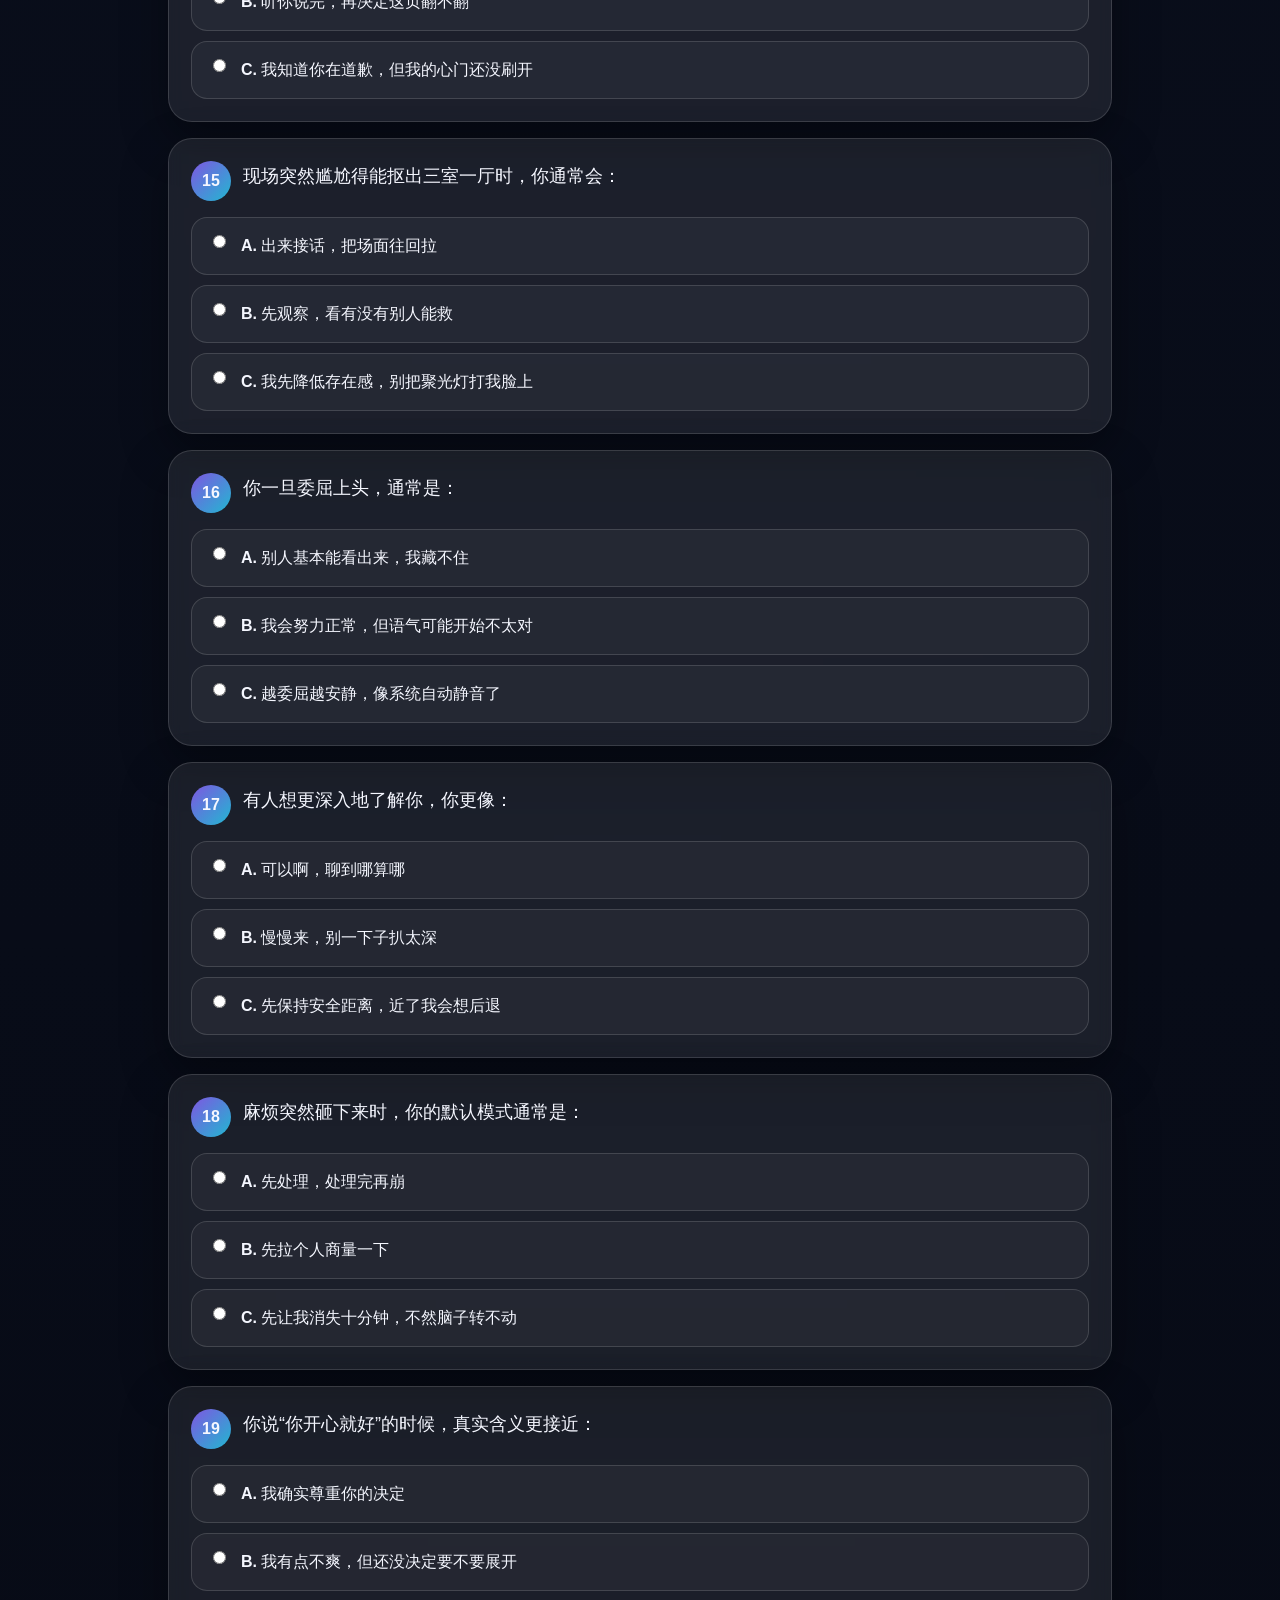
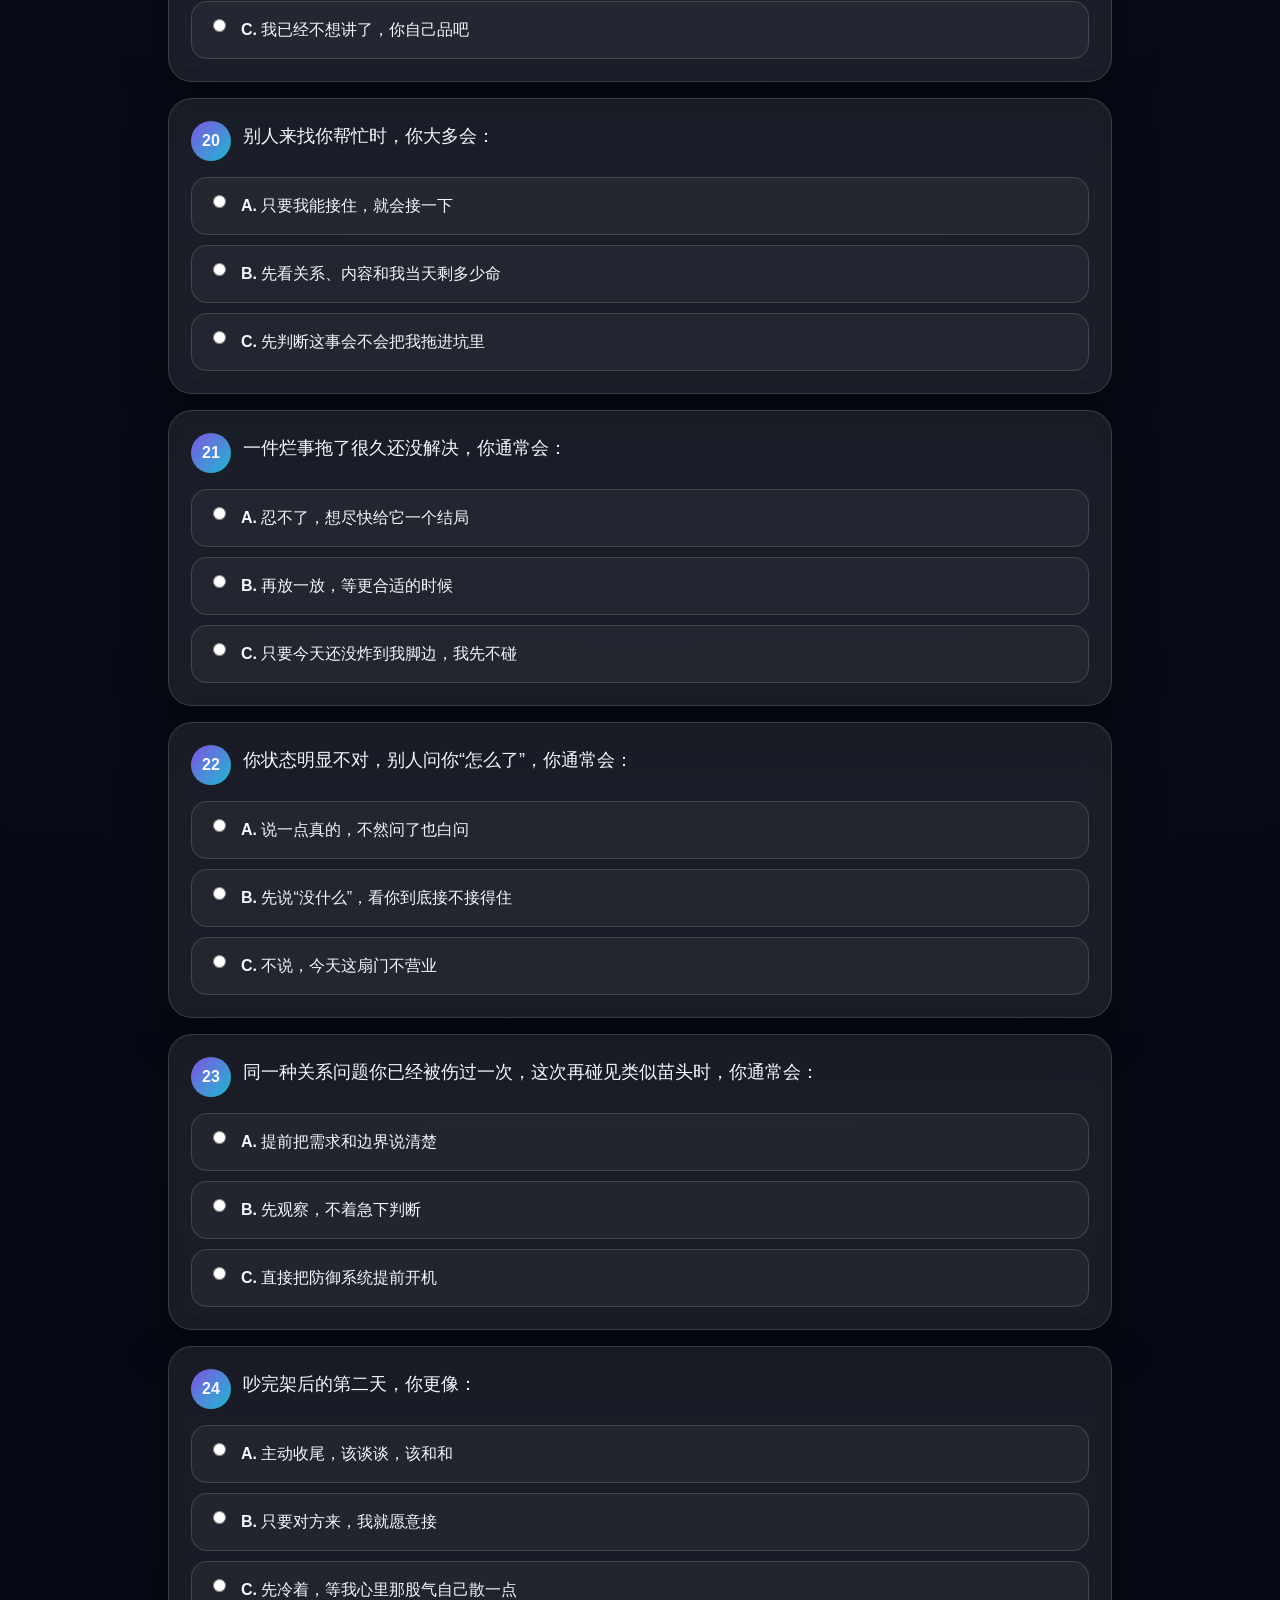
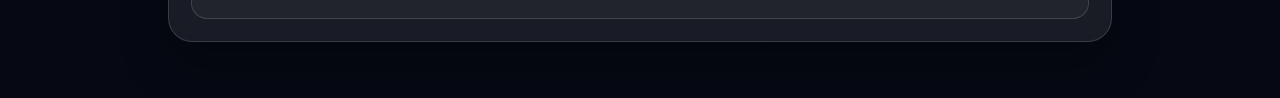
<file: tests/interpersonal-survival/index.html>
<!DOCTYPE html>
<html lang="zh-CN">
<head>
  <meta charset="UTF-8" />
  <meta name="viewport" content="width=device-width, initial-scale=1.0" />
  <title>你的人际求生模式测试</title>
  <style>
    :root {
      --bg: #0a0f1d;
      --panel: rgba(255,255,255,.08);
      --panel2: rgba(255,255,255,.06);
      --border: rgba(255,255,255,.14);
      --text: #f5f7ff;
      --muted: #b6c0de;
      --accent: #8b5cf6;
      --accent2: #22d3ee;
      --ok: #34d399;
      --danger: #fb7185;
      --shadow: 0 18px 46px rgba(0,0,0,.35);
    }
    * { box-sizing: border-box; }
    body {
      margin: 0;
      color: var(--text);
      font-family: -apple-system, BlinkMacSystemFont, "Segoe UI", "PingFang SC", "Hiragino Sans GB", "Microsoft YaHei", sans-serif;
      background: radial-gradient(circle at top, #1c2452 0%, #0a0f1d 42%, #060913 100%);
    }
    .wrap { max-width: 980px; margin: 0 auto; padding: 24px 18px 56px; }
    .topbar { display:flex; align-items:center; justify-content:space-between; gap:16px; margin-bottom:18px; }
    .back {
      display:inline-flex; align-items:center; gap:8px; padding:10px 14px; border-radius:14px;
      background: var(--panel2); border:1px solid var(--border); color: var(--text); text-decoration:none;
    }
    .hero, .card, .result, .dim-box {
      border: 1px solid var(--border);
      background: var(--panel);
      border-radius: 24px;
      box-shadow: var(--shadow);
      backdrop-filter: blur(8px);
    }
    .hero { padding: 28px; }
    h1 { margin: 0 0 12px; font-size: clamp(28px, 5vw, 44px); }
    .lead { margin: 0; color: var(--muted); line-height: 1.85; }
    .note {
      margin-top: 16px; padding: 14px 16px; border-radius: 16px; background: rgba(255,255,255,.05);
      color: #d8e0fb; line-height: 1.8; border:1px solid rgba(255,255,255,.1);
    }
    .sticky {
      position: sticky; top: 12px; z-index: 20; margin: 18px 0;
      display:flex; justify-content:space-between; gap:14px; align-items:center; flex-wrap:wrap;
      padding: 16px 18px; border-radius: 20px; border:1px solid var(--border);
      background: rgba(9,12,24,.82); backdrop-filter: blur(12px);
    }
    .progress { color: var(--muted); }
    .progress strong { color: var(--text); }
    button {
      border: none; cursor: pointer; color: white; font-weight: 700;
      background: linear-gradient(135deg, var(--accent), var(--accent2));
      padding: 12px 18px; border-radius: 14px;
    }
    button.secondary {
      background: rgba(255,255,255,.08); border:1px solid var(--border); color:var(--text);
    }
    .list { display: grid; gap: 16px; }
    .card { padding: 22px; }
    .qhead { display:flex; gap:12px; align-items:flex-start; }
    .qid {
      min-width: 40px; height: 40px; border-radius: 50%; display:grid; place-items:center; font-weight:800;
      background: linear-gradient(135deg, rgba(139,92,246,.9), rgba(34,211,238,.85));
    }
    .qtext { font-size: 18px; line-height: 1.7; }
    .options { display:grid; gap:10px; margin-top:16px; }
    .option {
      border:1px solid var(--border); border-radius: 16px; background: rgba(255,255,255,.04);
      padding: 14px 16px; transition: .18s ease;
    }
    .option:hover { background: rgba(255,255,255,.07); }
    .option label { display:flex; gap:12px; align-items:flex-start; cursor:pointer; line-height:1.75; }
    .pill-row { display:flex; flex-wrap:wrap; gap:10px; margin-top:14px; }
    .pill {
      padding: 8px 12px; border-radius:999px; background: rgba(255,255,255,.07); border:1px solid rgba(255,255,255,.1);
      color:#d7def8; font-size:13px;
    }
    .hidden { display:none; }
    .result { margin-top: 26px; padding: 28px; }
    .result h2 { margin:0 0 6px; font-size: 34px; }
    .subtitle { color:#d5defc; font-size:18px; margin-bottom: 14px; }
    .score { color:#9fe6c8; font-weight:700; margin-bottom:10px; }
    .result p { color: var(--muted); line-height: 1.85; }
    .dim-grid { display:grid; grid-template-columns: repeat(auto-fit, minmax(220px, 1fr)); gap:14px; margin-top: 20px; }
    .dim-box { padding: 18px; }
    .dim-box h3 { margin:0 0 8px; font-size:18px; }
    .dim-box p { margin:0; color:var(--muted); line-height:1.75; }
    .footer-tip { margin-top: 18px; color:#9aa7cf; font-size:14px; line-height:1.75; }
  </style>
</head>
<body>
  <main class="wrap">
    <div class="topbar">
      <a class="back" href="../../index.html">← 返回测试主页</a>
    </div>

    <section class="hero">
      <h1>《你的人际求生模式测试》</h1>
      <p class="lead">
        平时的你，不一定是真正的你。真正暴露你“人际求生模式”的，往往是那些关系一紧张、情绪一上头、话到嘴边却开始变形的时刻。
        这个测试不测“你想成为谁”，而是测你在关系压力一上来时，会本能地怎么表达、怎么靠近、怎么自保、怎么处理局面。
      </p>
      <div class="note">
        作答说明：每题单选，选最像你的那个选项；不要选“理想中的自己”，而要选“关系一紧张时你最容易变成的自己”。
        本测试偏娱乐和自我观察，不替代专业心理评估。
      </div>
      <div class="pill-row">
        <span class="pill">24题</span>
        <span class="pill">三维度判定</span>
        <span class="pill">8种关系求生模式</span>
      </div>
    </section>

    <div class="sticky">
      <div class="progress">已作答 <strong id="answeredCount">0</strong> / 24</div>
      <div style="display:flex;gap:10px;flex-wrap:wrap;">
        <button class="secondary" id="resetBtn" type="button">清空重做</button>
        <button id="submitBtn" type="button">查看结果</button>
      </div>
    </div>

    <section id="questionList" class="list"></section>
    <section id="resultBox" class="result hidden"></section>
  </main>

  <script>
    const questions = [
      { id: 1, t: '群聊突然安静得像停尸房，你通常会：', A: '立刻丢个梗，把场子救回来', B: '先看两眼，等别人先动', C: '默默潜水，心想这场子塌了也不是我塌的' },
      { id: 2, t: '一个你在意的人回消息越来越慢，你脑子里第一集通常是：', A: '他可能真的在忙，我再等等', B: '行，有点不对劲，但我先不发作', C: '好，关系警报器已经自己响了' },
      { id: 3, t: '原本说好的安排突然全变了，你更像：', A: '立刻改计划，今天这事必须继续转', B: '先烦一下，再想怎么补救', C: '先摆烂一会儿，等人魂回来再说' },
      { id: 4, t: '别人把你的意思完全理解歪了，你通常会：', A: '当场纠正，不然我能憋死', B: '看值不值得解释，稍微补两句', C: '算了，爱怎么想怎么想吧' },
      { id: 5, t: '一个刚认识的人突然对你特别热情，你第一反应更像：', A: '那我也可以自然接住这份热情', B: '先聊着，边聊边看', C: '热情来得太快，我先往后站一步' },
      { id: 6, t: '有件事你知道迟早得谈开，但你一点都不想碰，你通常会：', A: '咬咬牙约个时间，早点处理早点活', B: '再拖一拖，等气氛没这么炸', C: '先不谈，活人不碰高压线' },
      { id: 7, t: '你说“没事”的时候，最接近哪种情况：', A: '真有事我一般会讲，不太爱演', B: '我有事，但我想看你会不会继续问', C: '我已经有事了，但嘴巴这会儿关门了' },
      { id: 8, t: '一段关系明显变冷时，你更容易：', A: '主动问一句：你最近到底怎么了', B: '先等等，看是错觉还是真凉了', C: '既然你退了，那我也不追了' },
      { id: 9, t: '事情一多，人一烦，待办清单像追债名单时，你通常会：', A: '先开做，干掉一项是一项', B: '先理一理顺序，再动手', C: '先假装看不见，等它快炸了再说' },
      { id: 10, t: '别人认真夸你时，你更像：', A: '能接住，甚至还能回一句谢谢', B: '表面笑笑，心里有点别扭', C: '立刻转移话题，别再照我了我会想逃' },
      { id: 11, t: '别人突然开始问你比较私人的事，你一般会：', A: '愿意讲一点，正常交流嘛', B: '看对方是谁，再决定开几道门', C: '本能把门一锁，今天不开放参观' },
      { id: 12, t: '一个你很想要的机会摆在面前，你通常会：', A: '先冲，抢到再说', B: '先看看局势，确认不会太狼狈', C: '脑内已经把失败场景放完三遍了，人先退了' },
      { id: 13, t: '你发朋友圈、动态这件事，更像：', A: '我有感觉就发，不想憋着', B: '挑着发，别太多，也别太空', C: '尽量不发，活着就行，不用全网知道' },
      { id: 14, t: '别人跟你道歉时，你更常见的反应是：', A: '愿意继续沟通，看还能不能修', B: '听你说完，再决定这页翻不翻', C: '我知道你在道歉，但我的心门还没刷开' },
      { id: 15, t: '现场突然尴尬得能抠出三室一厅时，你通常会：', A: '出来接话，把场面往回拉', B: '先观察，看有没有别人能救', C: '我先降低存在感，别把聚光灯打我脸上' },
      { id: 16, t: '你一旦委屈上头，通常是：', A: '别人基本能看出来，我藏不住', B: '我会努力正常，但语气可能开始不太对', C: '越委屈越安静，像系统自动静音了' },
      { id: 17, t: '有人想更深入地了解你，你更像：', A: '可以啊，聊到哪算哪', B: '慢慢来，别一下子扒太深', C: '先保持安全距离，近了我会想后退' },
      { id: 18, t: '麻烦突然砸下来时，你的默认模式通常是：', A: '先处理，处理完再崩', B: '先拉个人商量一下', C: '先让我消失十分钟，不然脑子转不动' },
      { id: 19, t: '你说“你开心就好”的时候，真实含义更接近：', A: '我确实尊重你的决定', B: '我有点不爽，但还没决定要不要展开', C: '我已经不想讲了，你自己品吧' },
      { id: 20, t: '别人来找你帮忙时，你大多会：', A: '只要我能接住，就会接一下', B: '先看关系、内容和我当天剩多少命', C: '先判断这事会不会把我拖进坑里' },
      { id: 21, t: '一件烂事拖了很久还没解决，你通常会：', A: '忍不了，想尽快给它一个结局', B: '再放一放，等更合适的时候', C: '只要今天还没炸到我脚边，我先不碰' },
      { id: 22, t: '你状态明显不对，别人问你“怎么了”，你通常会：', A: '说一点真的，不然问了也白问', B: '先说“没什么”，看你到底接不接得住', C: '不说，今天这扇门不营业' },
      { id: 23, t: '同一种关系问题你已经被伤过一次，这次再碰见类似苗头时，你通常会：', A: '提前把需求和边界说清楚', B: '先观察，不着急下判断', C: '直接把防御系统提前开机' },
      { id: 24, t: '吵完架后的第二天，你更像：', A: '主动收尾，该谈谈，该和和', B: '只要对方来，我就愿意接', C: '先冷着，等我心里那股气自己散一点' }
    ];

    const groups = {
      expression: { name: '表达方式', ids: [1,4,7,10,13,16,19,22], high: '外露', low: '内敛', tiebreak: 22 },
      relation: { name: '关系策略', ids: [2,5,8,11,14,17,20,23], high: '靠近', low: '设防', tiebreak: 23 },
      coping: { name: '应对方式', ids: [3,6,9,12,15,18,21,24], high: '推进', low: '回撤', tiebreak: 24 }
    };

    const results = {
      '外露|靠近|推进': {
        name: '点火突围型',
        subtitle: '场面抢修员',
        desc: '关系一冷下来，你往往不是先退，而是先上。你不太信问题会自己好，也不太习惯靠沉默熬过去。你更像是一个会主动开口、追问、补救、拉回局面的“抢修型选手”。优点是有行动力、能推进关系；风险是有时会在对方还没准备好的时候，把场面推得太快。'
      },
      '外露|靠近|回撤': {
        name: '共振缓冲型',
        subtitle: '氛围接球手',
        desc: '你愿意靠近，也愿意回应，但比起硬闯，你更擅长在关系里接住情绪、缓冲张力。你不会轻易完全切断联系，可在真正高压时刻，也会选择先放慢一点、等气氛回温。你属于会照顾氛围的人，但有时也会把自己的委屈先往后压。'
      },
      '外露|设防|推进': {
        name: '控场持盾型',
        subtitle: '关系值班员',
        desc: '你不是不行动，而是会一边行动、一边带着盾。你有表达力，也有推进问题的能力，但不会毫无保留地把自己交出去。你习惯边处理边观察，既想把局面稳住，也不允许自己彻底失守。你给人的感觉通常是强、稳、能扛，但内里其实一直在做边界管理。'
      },
      '外露|设防|回撤': {
        name: '嘴硬撤离型',
        subtitle: '炸毛撤退员',
        desc: '你在不舒服时并不一定沉默，很多时候会先顶一句、先表态、先炸毛，但一旦真的感到危险或失望，就会快速把自己撤回去。你表面看上去像是在反击，实际上是自保系统启动得很快。你的优势是敏锐、反应快；难点是别人有时只看见你的刺，看不见你撤退背后的受伤。'
      },
      '内敛|靠近|推进': {
        name: '静水修复型',
        subtitle: '静音修补匠',
        desc: '你不是高调的人，但在真正重要的关系里，你其实愿意修，也愿意往前做事。只是你的推进往往比较安静，不爱张扬，更像是默默处理、慢慢修复。你看起来温和克制，实际上比很多人都更愿意为关系付出行动。'
      },
      '内敛|靠近|回撤': {
        name: '敏感蓄压型',
        subtitle: '高压感应器',
        desc: '你对关系很敏感，也很在意连接，但越在意，越容易先把感受压住。你会观察、会等待、会揣摩，也愿意保留关系，但不太会在第一时间把真实需求全说出来。你的温度不低，只是表达得慢，所以常常看起来比实际更冷静。'
      },
      '内敛|设防|推进': {
        name: '冷静掌舵型',
        subtitle: '边界操盘手',
        desc: '你不喜欢情绪化地把自己摊开，但也不会完全逃避问题。你更像是安静地抓方向、抓重点、抓节奏的人。该处理的事你会处理，该守住的边界你也会守住。你常给人一种很稳的感觉，像是关系里的隐形掌舵者。'
      },
      '内敛|设防|回撤': {
        name: '静默自保型',
        subtitle: '安全壳住民',
        desc: '你在人际压力面前最明显的本能，是先保护自己。你不会轻易失控，也不会轻易暴露，但当风险感上来时，会迅速收口、设防、后退。你不是没感觉，恰恰相反，你通常是感觉很多，只是更习惯把自己藏进安全壳里。'
      }
    };

    const scoreMap = { A: 2, B: 1, C: 0 };
    const qList = document.getElementById('questionList');
    const answeredCount = document.getElementById('answeredCount');
    const resultBox = document.getElementById('resultBox');

    function renderQuestions() {
      qList.innerHTML = questions.map(q => `
        <article class="card">
          <div class="qhead">
            <div class="qid">${q.id}</div>
            <div class="qtext">${q.t}</div>
          </div>
          <div class="options">
            ${['A','B','C'].map(key => `
              <div class="option">
                <label>
                  <input type="radio" name="q${q.id}" value="${key}" />
                  <span><strong>${key}.</strong> ${q[key]}</span>
                </label>
              </div>
            `).join('')}
          </div>
        </article>
      `).join('');
      qList.querySelectorAll('input[type="radio"]').forEach(input => {
        input.addEventListener('change', updateAnsweredCount);
      });
    }

    function getAnswers() {
      const answers = {};
      for (const q of questions) {
        const checked = document.querySelector(`input[name="q${q.id}"]:checked`);
        if (checked) answers[q.id] = checked.value;
      }
      return answers;
    }

    function updateAnsweredCount() {
      answeredCount.textContent = Object.keys(getAnswers()).length;
    }

    function classify(group, answers) {
      const vals = group.ids.map(id => scoreMap[answers[id]] ?? 0);
      const score = vals.reduce((a,b) => a+b, 0);
      const choices = group.ids.map(id => answers[id]).filter(Boolean);
      const countA = choices.filter(x => x === 'A').length;
      const countC = choices.filter(x => x === 'C').length;
      let label;
      if (score >= 9) label = group.high;
      else if (score <= 7) label = group.low;
      else if (countA > countC) label = group.high;
      else if (countC > countA) label = group.low;
      else {
        const tie = answers[group.tiebreak];
        label = (tie === 'C') ? group.low : group.high;
      }
      return { score, label };
    }

    function showResult() {
      const answers = getAnswers();
      if (Object.keys(answers).length !== questions.length) {
        alert('还有题目没有完成，请先把 24 题全部答完。');
        return;
      }
      const exp = classify(groups.expression, answers);
      const rel = classify(groups.relation, answers);
      const cop = classify(groups.coping, answers);
      const key = `${exp.label}|${rel.label}|${cop.label}`;
      const result = results[key];
      const similarity = 70 + Math.round(((Math.abs(exp.score - 8) + Math.abs(rel.score - 8) + Math.abs(cop.score - 8)) / 24) * 26);

      resultBox.classList.remove('hidden');
      resultBox.innerHTML = `
        <div class="score">类型匹配度：${similarity}%</div>
        <h2>${result.name}</h2>
        <div class="subtitle">${result.subtitle}</div>
        <p><strong>维度组合：</strong>${exp.label} + ${rel.label} + ${cop.label}</p>
        <p>${result.desc}</p>
        <div class="dim-grid">
          <div class="dim-box">
            <h3>表达方式</h3>
            <p>得分：${exp.score} / 16</p>
            <p>判定：${exp.label}</p>
          </div>
          <div class="dim-box">
            <h3>关系策略</h3>
            <p>得分：${rel.score} / 16</p>
            <p>判定：${rel.label}</p>
          </div>
          <div class="dim-box">
            <h3>应对方式</h3>
            <p>得分：${cop.score} / 16</p>
            <p>判定：${cop.label}</p>
          </div>
        </div>
        <div class="footer-tip">
          说明：本测试偏娱乐和自我观察，不替代专业心理评估。匹配度越高，表示你的三维组合越稳定、越明显。
        </div>
      `;
      resultBox.scrollIntoView({ behavior: 'smooth', block: 'start' });
    }

    function resetAll() {
      document.querySelectorAll('input[type="radio"]').forEach(input => input.checked = false);
      resultBox.classList.add('hidden');
      resultBox.innerHTML = '';
      updateAnsweredCount();
      window.scrollTo({ top: 0, behavior: 'smooth' });
    }

    renderQuestions();
    updateAnsweredCount();
    document.getElementById('submitBtn').addEventListener('click', showResult);
    document.getElementById('resetBtn').addEventListener('click', resetAll);
  </script>
</body>
</html>
</file>
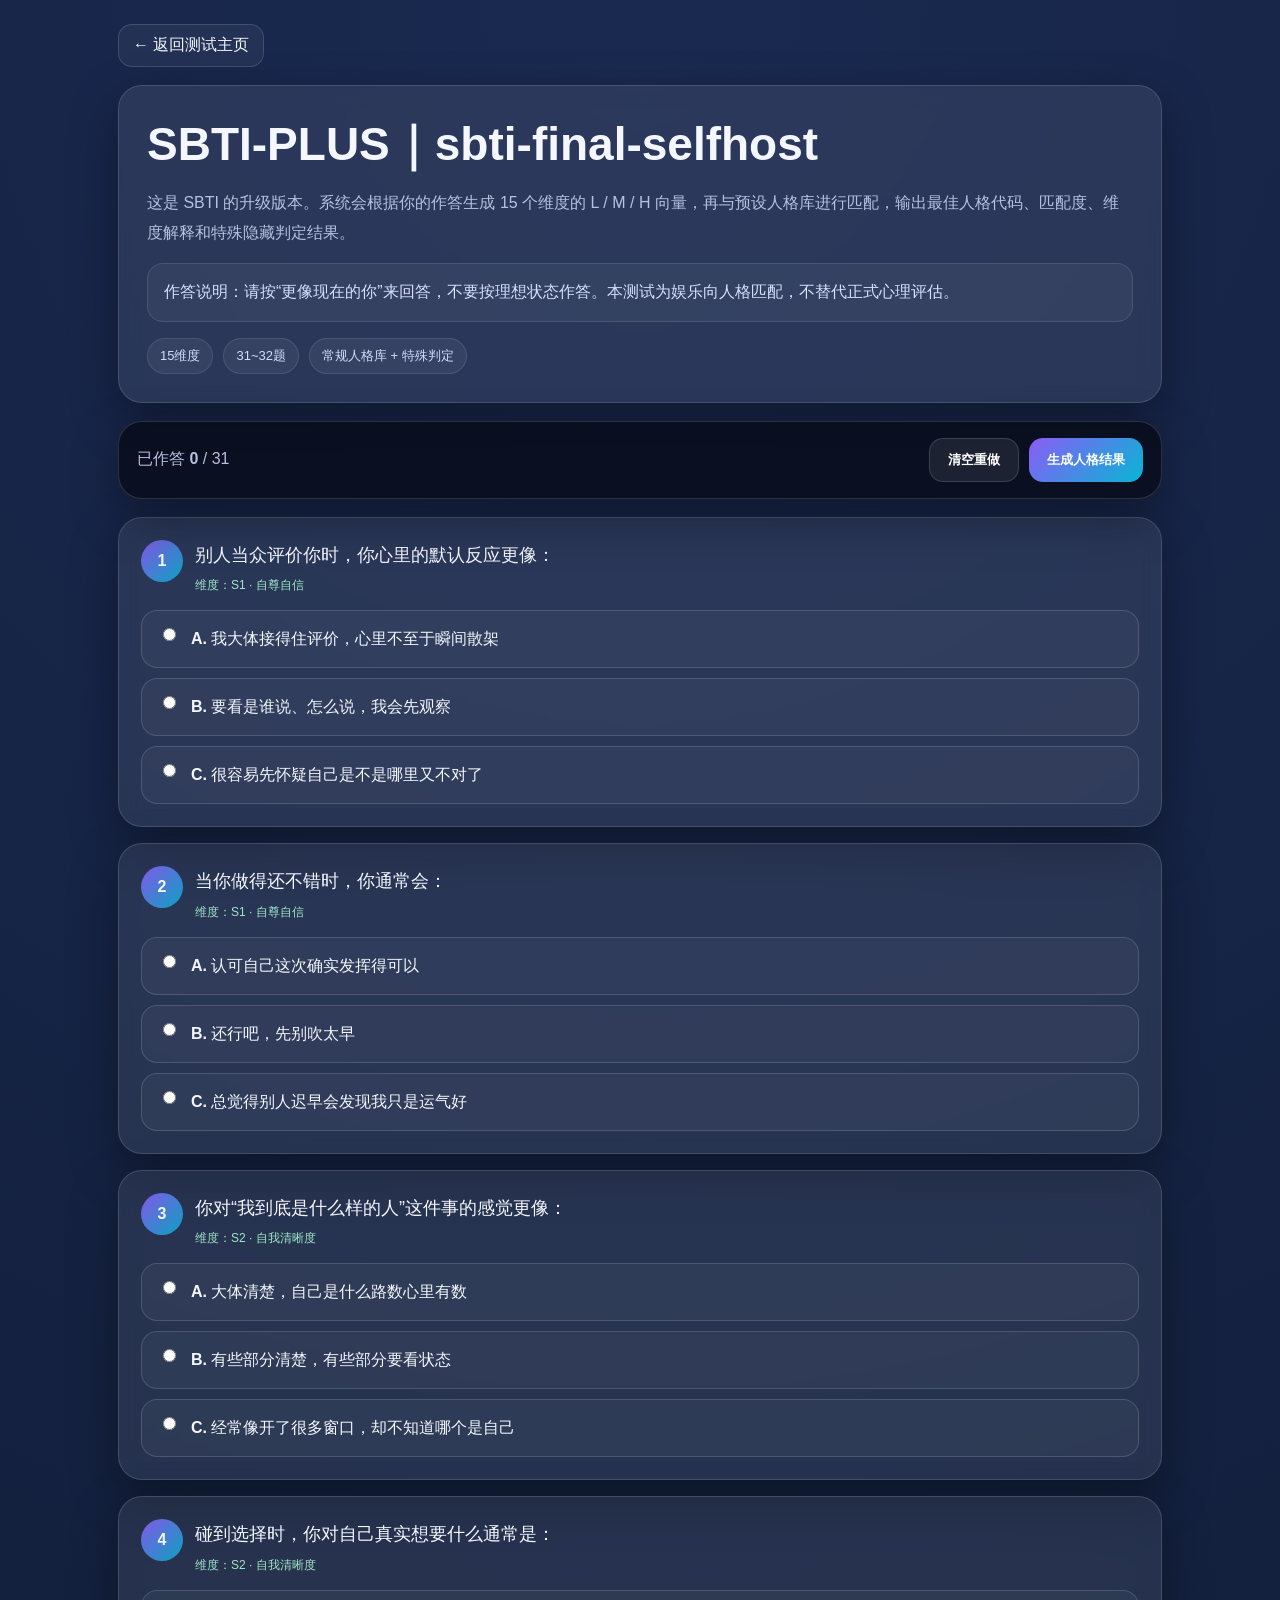
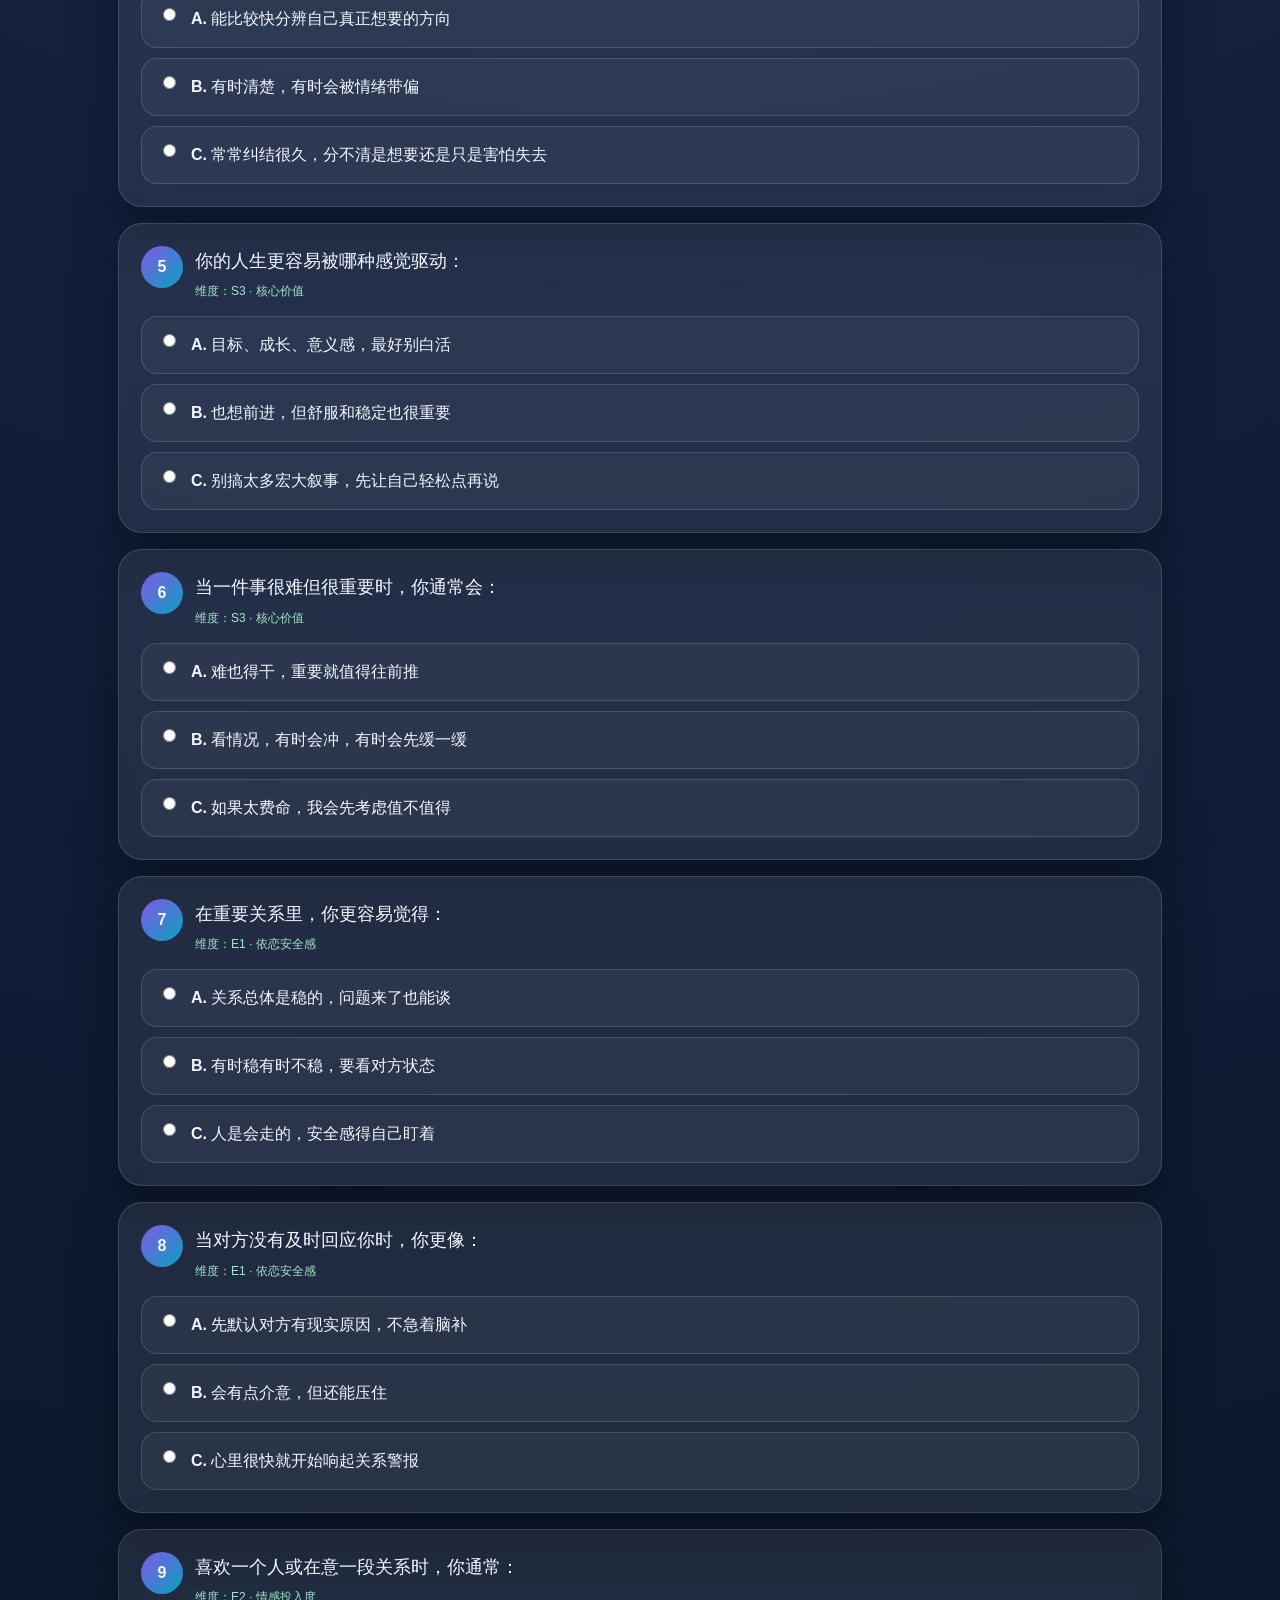
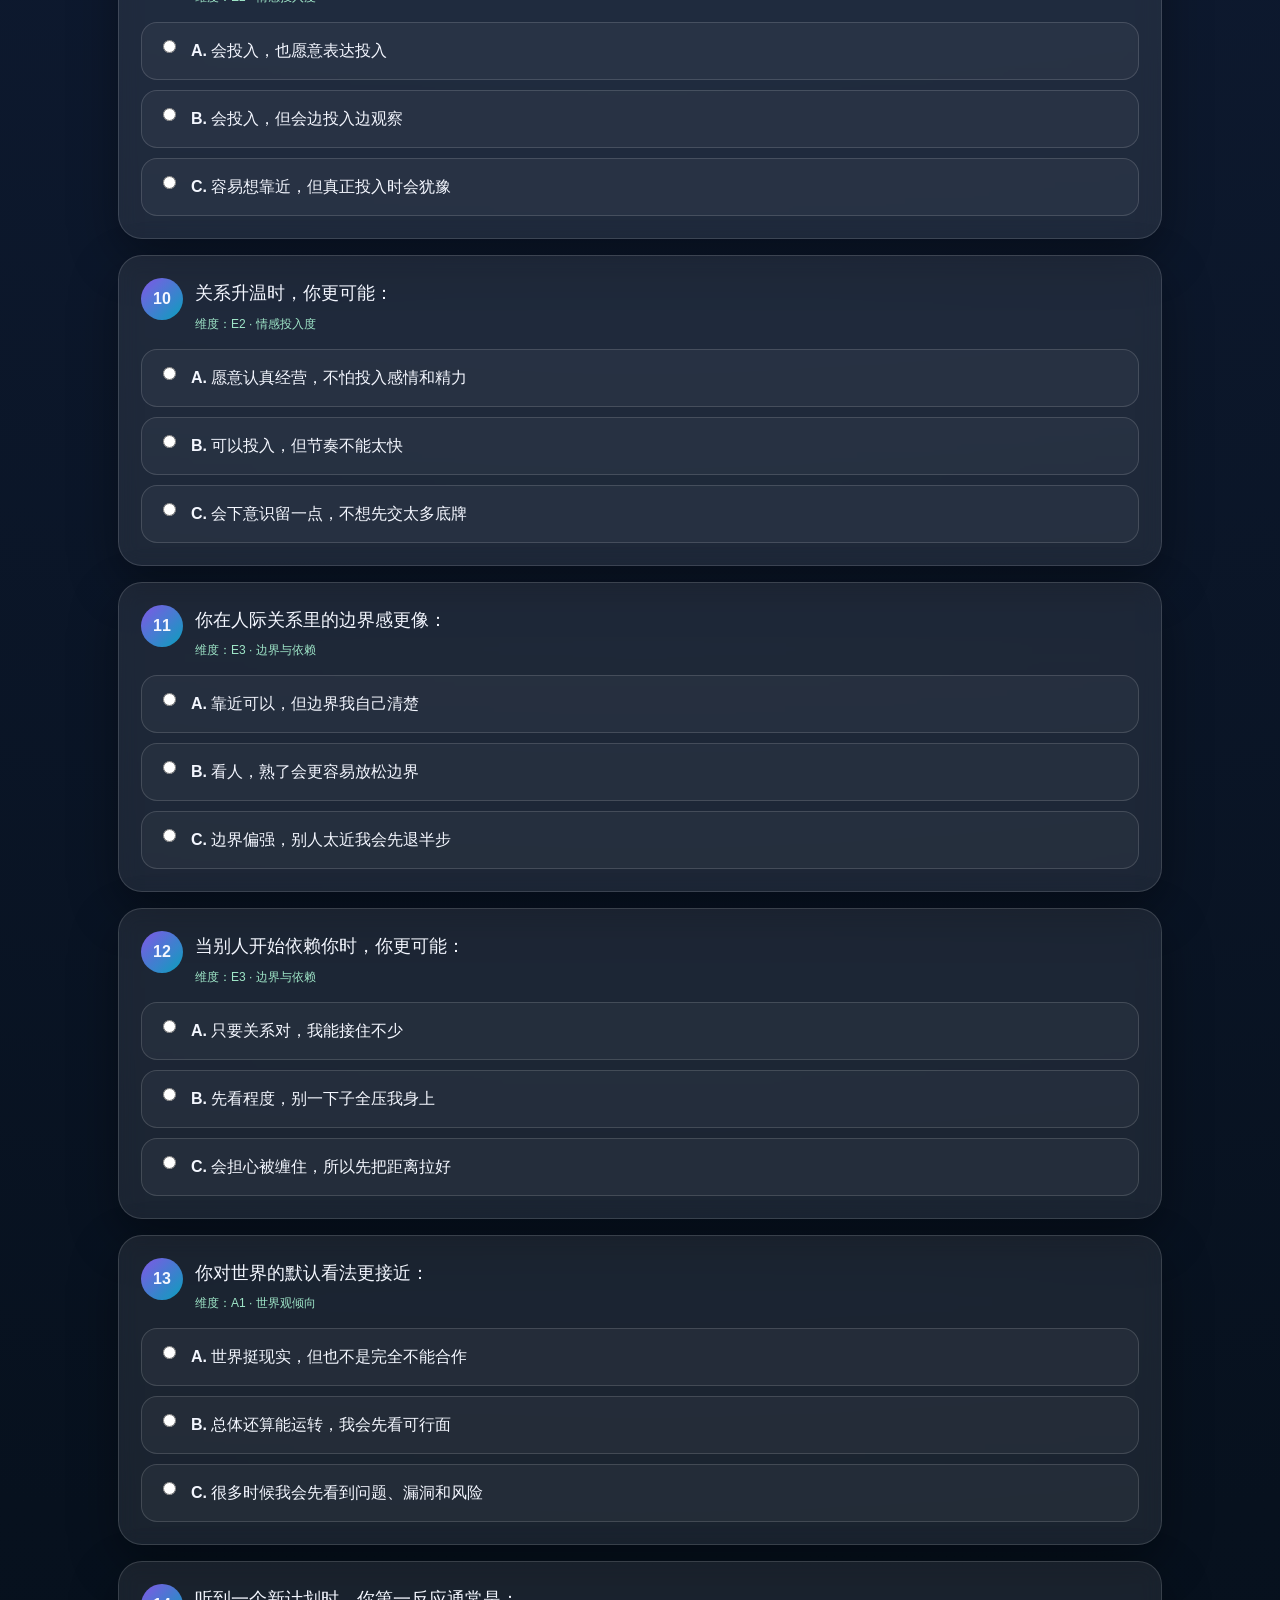
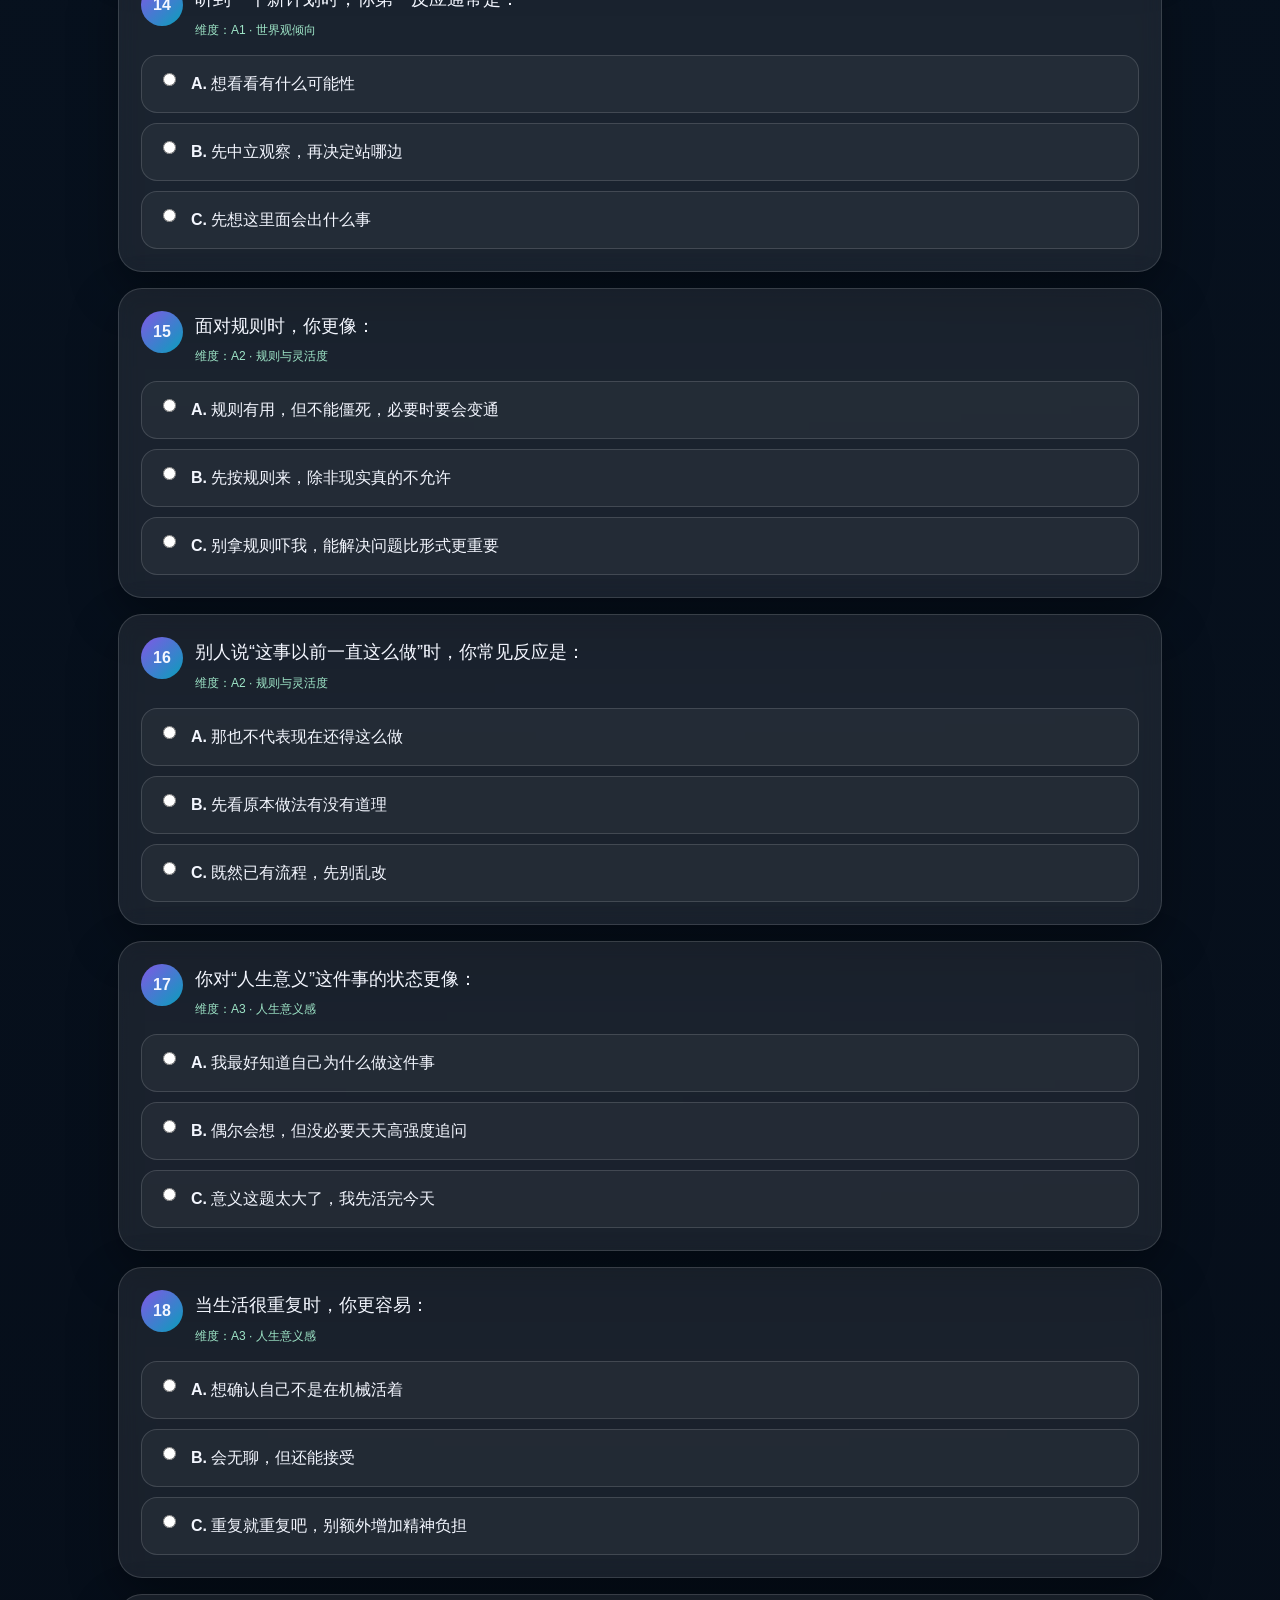
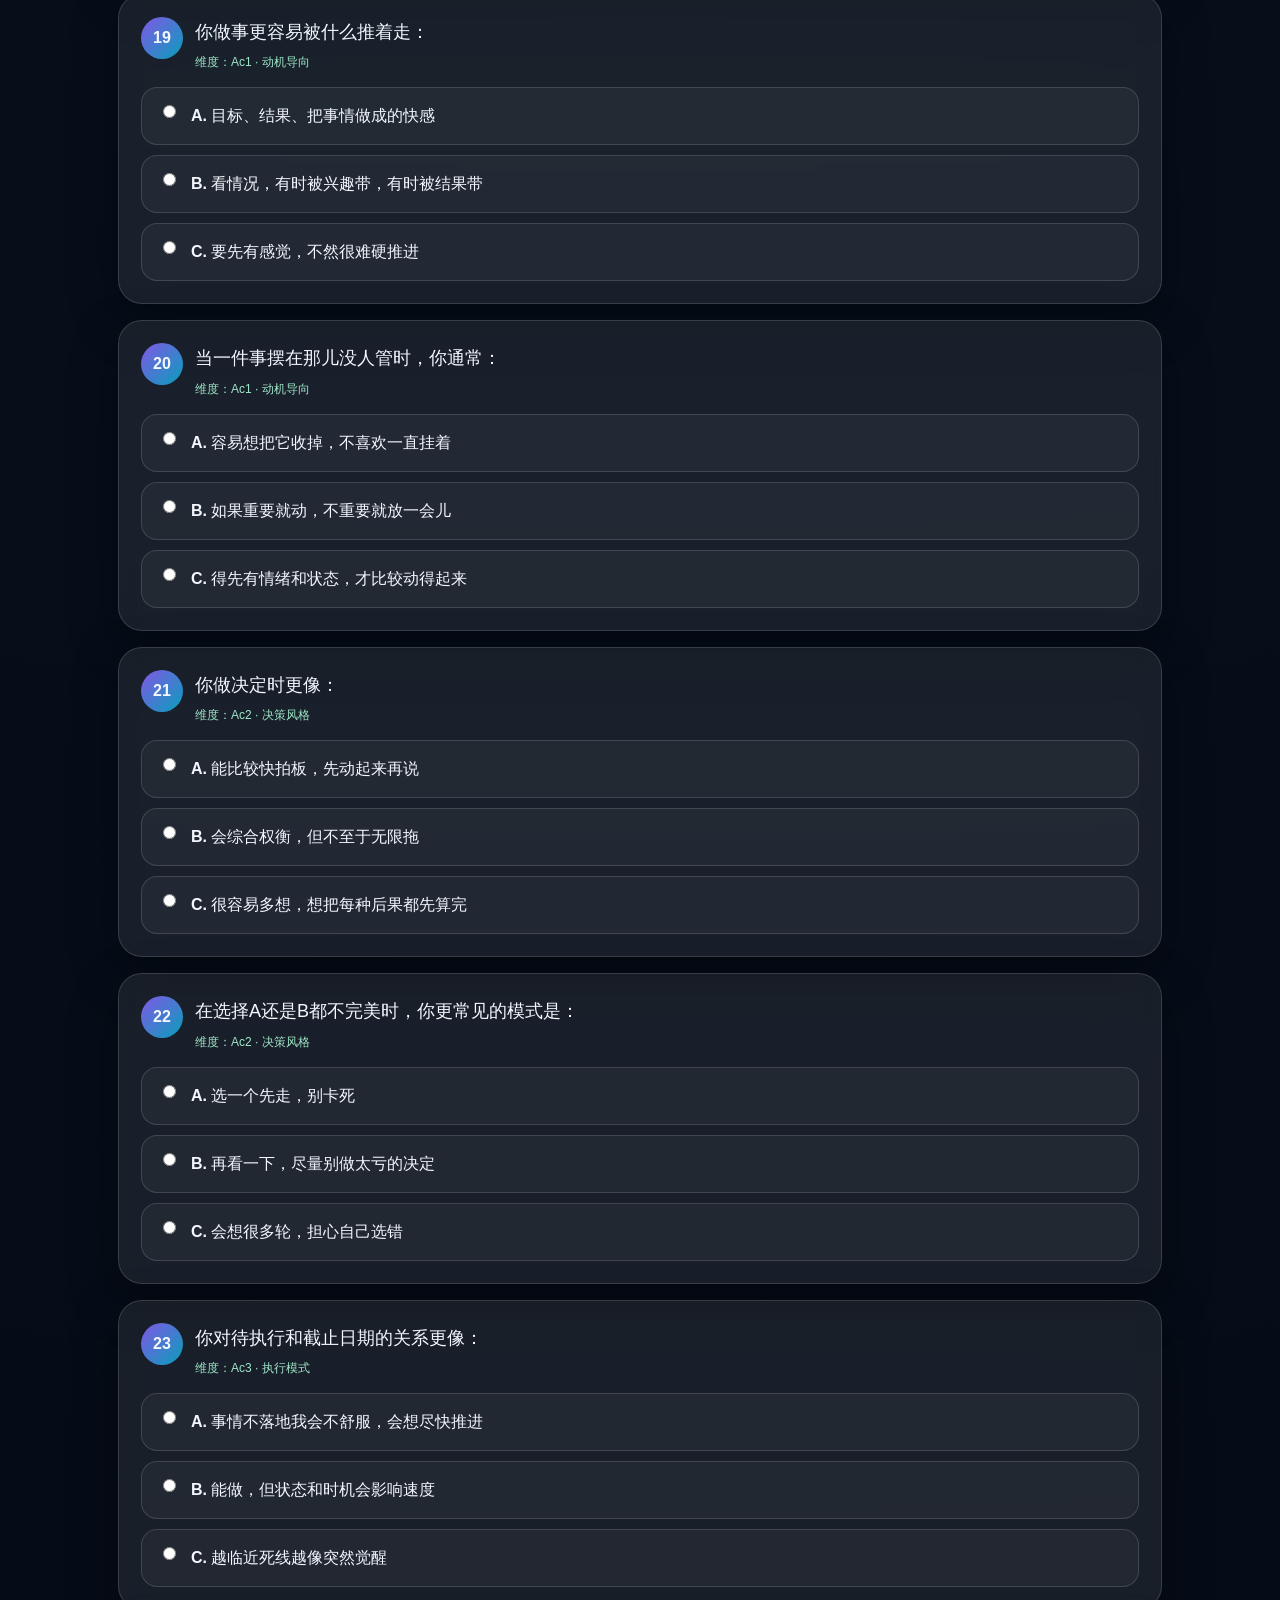
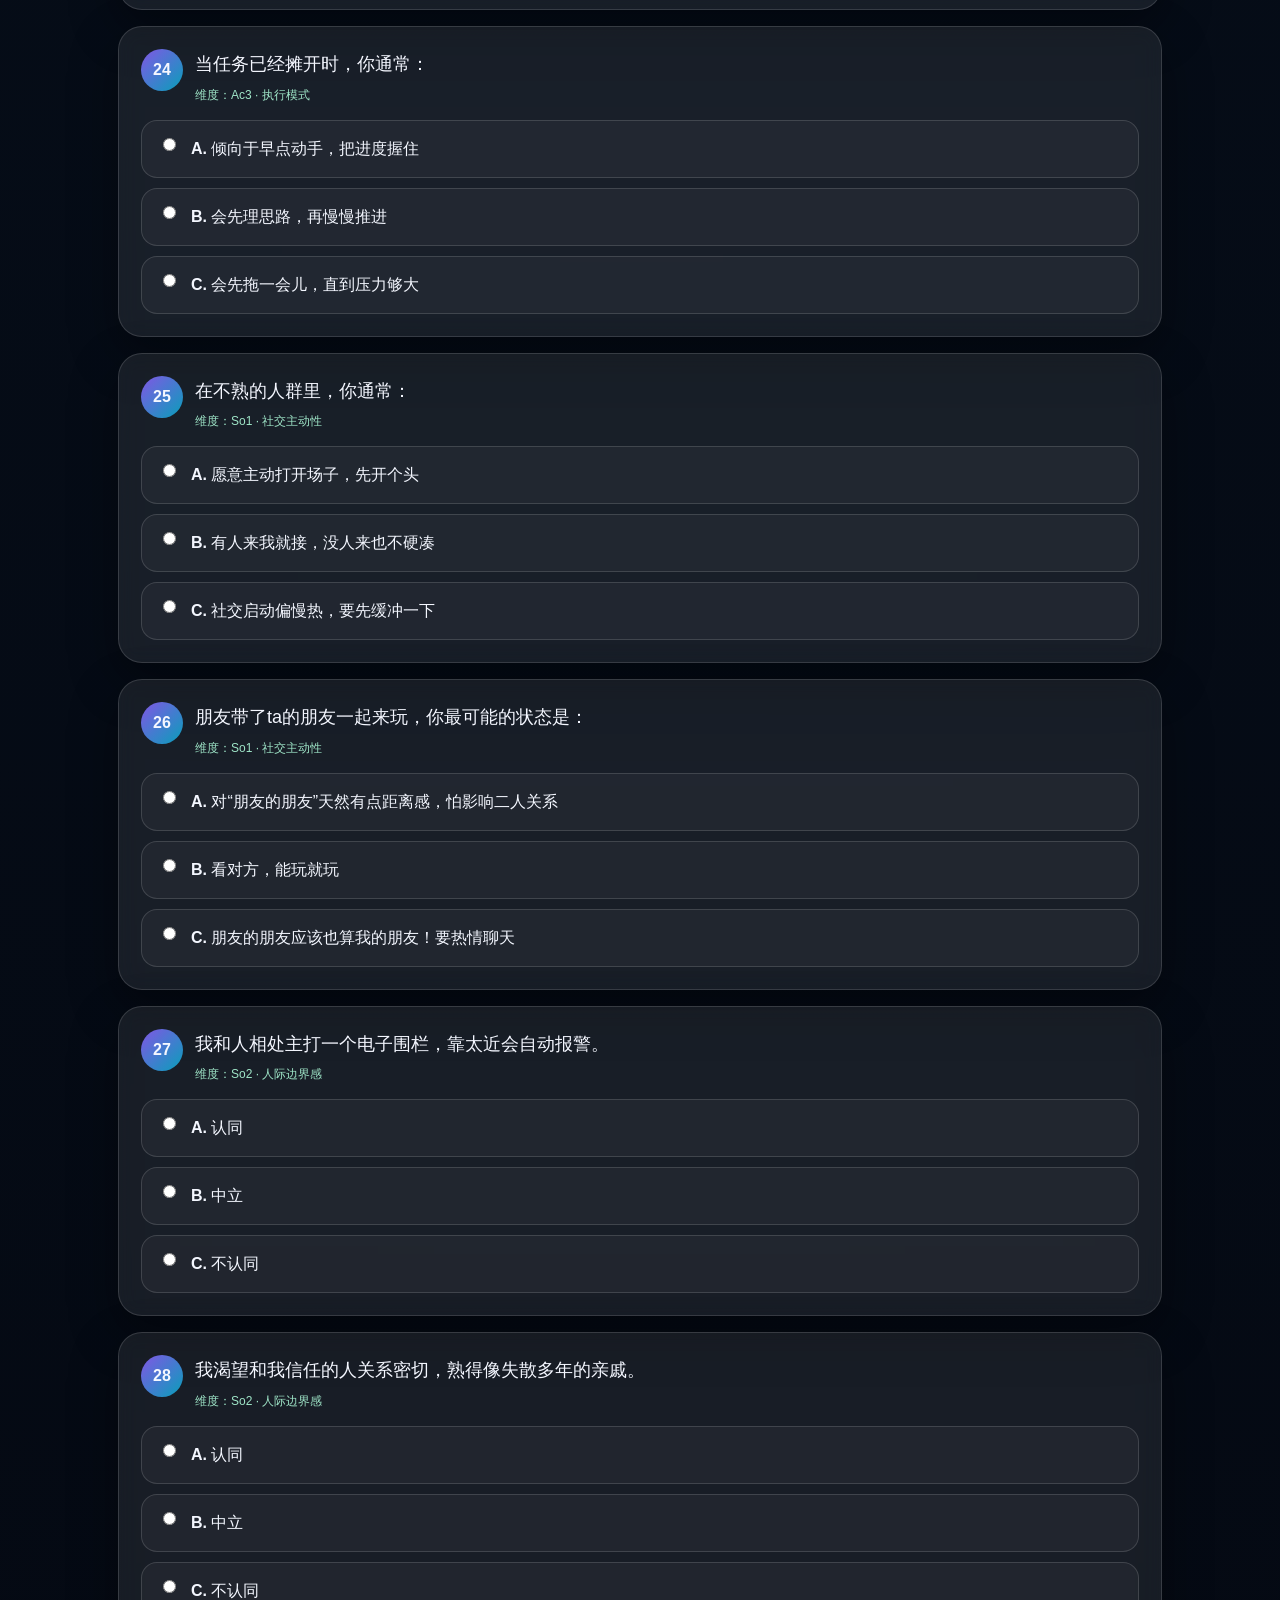
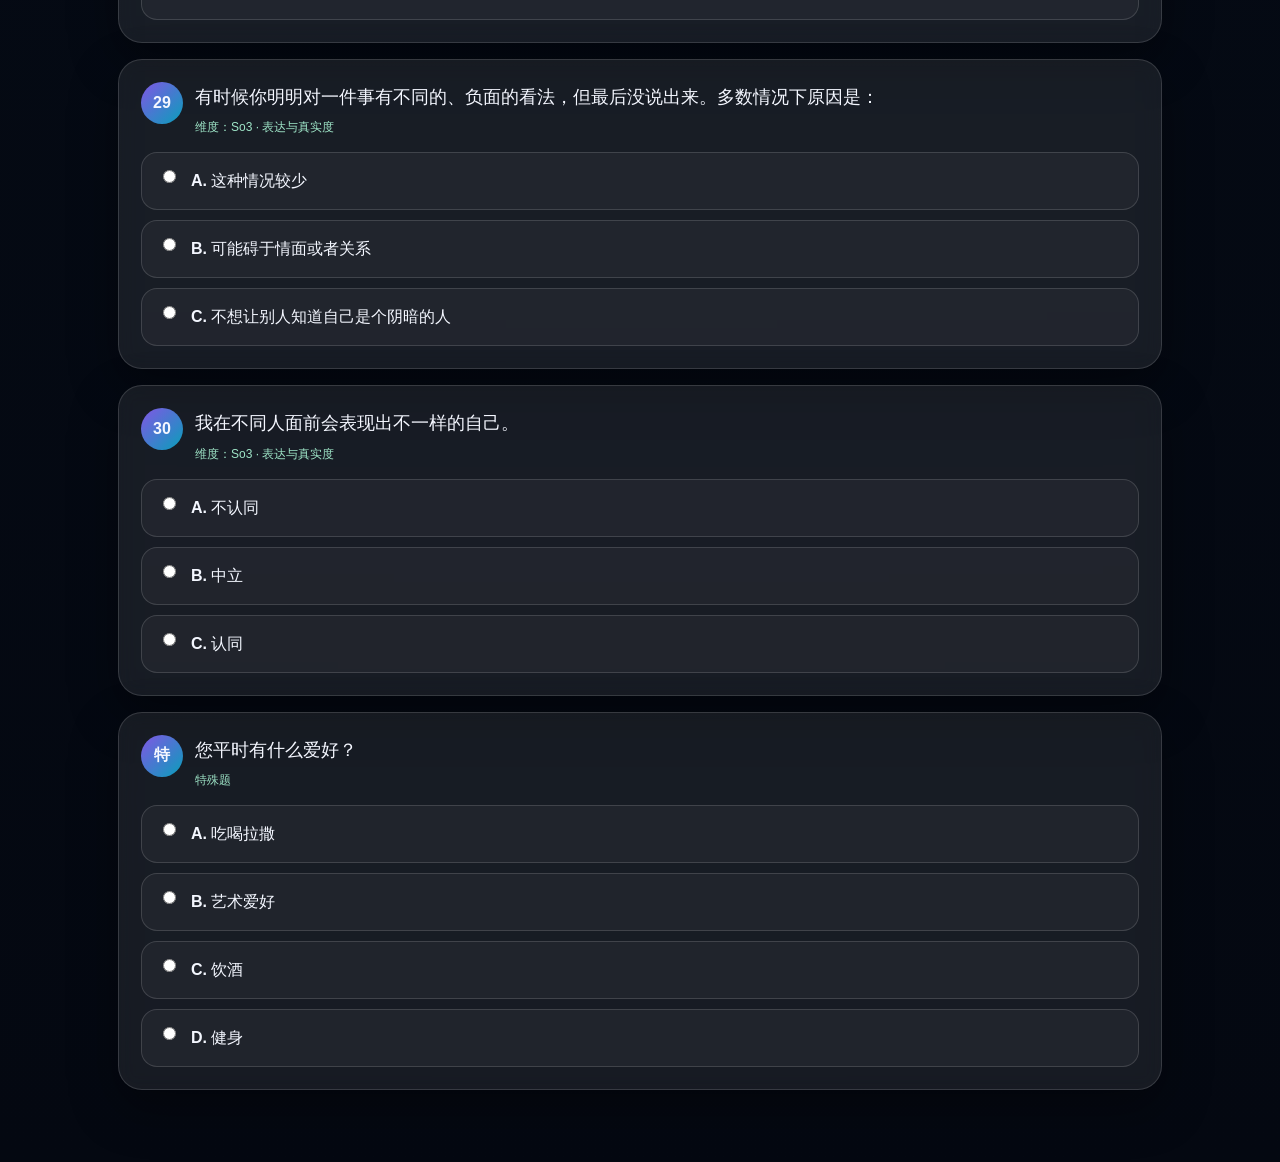
<file: tests/sbti-final-selfhost/index.html>
<!DOCTYPE html>
<html lang="zh-CN">
<head>
  <meta charset="UTF-8" />
  <meta name="viewport" content="width=device-width, initial-scale=1.0" />
  <title>SBTI-PLUS｜sbti-final-selfhost</title>
  <style>
    :root {
      --bg: #07111e;
      --panel: rgba(255,255,255,.08);
      --panel2: rgba(255,255,255,.05);
      --border: rgba(255,255,255,.14);
      --text: #f4f7ff;
      --muted: #b7c2df;
      --accent: #8b5cf6;
      --accent2: #06b6d4;
      --ok: #34d399;
      --warn: #fbbf24;
      --shadow: 0 18px 48px rgba(0,0,0,.35);
    }
    * { box-sizing: border-box; }
    body {
      margin: 0;
      color: var(--text);
      font-family: -apple-system, BlinkMacSystemFont, "Segoe UI", "PingFang SC", "Hiragino Sans GB", "Microsoft YaHei", sans-serif;
      background: radial-gradient(circle at top, #1a2950 0%, #07111e 44%, #040811 100%);
    }
    .wrap { max-width: 1080px; margin: 0 auto; padding: 24px 18px 56px; }
    .topbar { margin-bottom: 18px; }
    .back { display:inline-flex; align-items:center; gap:8px; padding:10px 14px; border-radius:14px; text-decoration:none; color:var(--text); background:var(--panel2); border:1px solid var(--border); }
    .hero, .sticky, .card, .result, .dim, .pattern-card {
      border:1px solid var(--border); border-radius:24px; background:var(--panel); box-shadow:var(--shadow); backdrop-filter:blur(10px);
    }
    .hero { padding:28px; }
    h1 { margin:0 0 12px; font-size: clamp(30px, 5vw, 46px); }
    .lead { color:var(--muted); line-height:1.85; margin:0; }
    .note { margin-top:16px; padding:14px 16px; border-radius:16px; background:rgba(255,255,255,.05); border:1px solid rgba(255,255,255,.1); color:#d7e0fc; line-height:1.8; }
    .pill-row { display:flex; flex-wrap:wrap; gap:10px; margin-top:16px; }
    .pill { padding:8px 12px; border-radius:999px; border:1px solid rgba(255,255,255,.1); background:rgba(255,255,255,.06); color:#d5ddfb; font-size:13px; }
    .sticky {
      position: sticky; top: 12px; z-index: 20; margin: 18px 0;
      display:flex; justify-content:space-between; gap:12px; align-items:center; flex-wrap:wrap;
      padding:16px 18px; background: rgba(8,12,25,.82);
    }
    button { border:none; cursor:pointer; color:#fff; font-weight:700; padding:12px 18px; border-radius:14px; background: linear-gradient(135deg, var(--accent), var(--accent2)); }
    button.secondary { background:rgba(255,255,255,.08); border:1px solid var(--border); }
    .progress { color:var(--muted); }
    .list { display:grid; gap:16px; }
    .card { padding:22px; }
    .qhead { display:flex; gap:12px; align-items:flex-start; }
    .qid { min-width:42px; height:42px; border-radius:50%; display:grid; place-items:center; font-weight:800; background: linear-gradient(135deg, rgba(139,92,246,.92), rgba(6,182,212,.85)); }
    .qmeta { color:#9fe6c8; font-size:12px; margin-top:6px; }
    .qtext { font-size:18px; line-height:1.75; }
    .options { display:grid; gap:10px; margin-top:16px; }
    .option { padding:14px 16px; border-radius:16px; border:1px solid var(--border); background:rgba(255,255,255,.04); }
    .option label { display:flex; gap:12px; align-items:flex-start; cursor:pointer; line-height:1.75; }
    .hidden { display:none; }
    .result { margin-top:26px; padding:28px; }
    .code { display:inline-block; padding:8px 12px; border-radius:999px; background:rgba(255,255,255,.08); border:1px solid rgba(255,255,255,.1); margin-bottom:10px; }
    .result h2 { margin:0 0 6px; font-size:36px; }
    .intro { font-size:18px; color:#d9e3ff; margin-bottom:10px; }
    .desc { color:var(--muted); line-height:1.9; }
    .dim-grid { display:grid; grid-template-columns: repeat(auto-fit, minmax(240px, 1fr)); gap:14px; margin-top:20px; }
    .dim { padding:18px; }
    .dim h3 { margin:0 0 8px; font-size:18px; }
    .dim p { margin:0; color:var(--muted); line-height:1.7; }
    .pattern-grid { display:grid; grid-template-columns: repeat(auto-fit, minmax(260px, 1fr)); gap:14px; margin-top:20px; }
    .pattern-card { padding:18px; }
    .pattern-card h4 { margin:0 0 8px; }
    .small { color:#9caad4; font-size:14px; line-height:1.75; }
  </style>
</head>
<body>
  <main class="wrap">
    <div class="topbar"><a class="back" href="../../index.html">← 返回测试主页</a></div>

    <section class="hero">
      <h1>SBTI-PLUS｜sbti-final-selfhost</h1>
      <p class="lead">
        这是 SBTI 的升级版本。系统会根据你的作答生成 15 个维度的 L / M / H 向量，再与预设人格库进行匹配，输出最佳人格代码、匹配度、维度解释和特殊隐藏判定结果。
      </p>
      <div class="note">
        作答说明：请按“更像现在的你”来回答，不要按理想状态作答。本测试为娱乐向人格匹配，不替代正式心理评估。
      </div>
      <div class="pill-row">
        <span class="pill">15维度</span>
        <span class="pill">31~32题</span>
        <span class="pill">常规人格库 + 特殊判定</span>
      </div>
    </section>

    <div class="sticky">
      <div class="progress">已作答 <strong id="answeredCount">0</strong> / <span id="totalCount">31</span></div>
      <div style="display:flex;gap:10px;flex-wrap:wrap;">
        <button class="secondary" id="resetBtn" type="button">清空重做</button>
        <button id="submitBtn" type="button">生成人格结果</button>
      </div>
    </div>

    <section id="questionList" class="list"></section>
    <section id="resultBox" class="result hidden"></section>
  </main>

  <script>
    const regularQuestions = [
      { id:'q1', dim:'S1', t:'别人当众评价你时，你心里的默认反应更像：', options:[['A','我大体接得住评价，心里不至于瞬间散架',1],['B','要看是谁说、怎么说，我会先观察',2],['C','很容易先怀疑自己是不是哪里又不对了',3]] },
      { id:'q2', dim:'S1', t:'当你做得还不错时，你通常会：', options:[['A','认可自己这次确实发挥得可以',3],['B','还行吧，先别吹太早',2],['C','总觉得别人迟早会发现我只是运气好',1]] },
      { id:'q3', dim:'S2', t:'你对“我到底是什么样的人”这件事的感觉更像：', options:[['A','大体清楚，自己是什么路数心里有数',3],['B','有些部分清楚，有些部分要看状态',2],['C','经常像开了很多窗口，却不知道哪个是自己',1]] },
      { id:'q4', dim:'S2', t:'碰到选择时，你对自己真实想要什么通常是：', options:[['A','能比较快分辨自己真正想要的方向',3],['B','有时清楚，有时会被情绪带偏',2],['C','常常纠结很久，分不清是想要还是只是害怕失去',1]] },
      { id:'q5', dim:'S3', t:'你的人生更容易被哪种感觉驱动：', options:[['A','目标、成长、意义感，最好别白活',3],['B','也想前进，但舒服和稳定也很重要',2],['C','别搞太多宏大叙事，先让自己轻松点再说',1]] },
      { id:'q6', dim:'S3', t:'当一件事很难但很重要时，你通常会：', options:[['A','难也得干，重要就值得往前推',3],['B','看情况，有时会冲，有时会先缓一缓',2],['C','如果太费命，我会先考虑值不值得',1]] },
      { id:'q7', dim:'E1', t:'在重要关系里，你更容易觉得：', options:[['A','关系总体是稳的，问题来了也能谈',3],['B','有时稳有时不稳，要看对方状态',2],['C','人是会走的，安全感得自己盯着',1]] },
      { id:'q8', dim:'E1', t:'当对方没有及时回应你时，你更像：', options:[['A','先默认对方有现实原因，不急着脑补',3],['B','会有点介意，但还能压住',2],['C','心里很快就开始响起关系警报',1]] },
      { id:'q9', dim:'E2', t:'喜欢一个人或在意一段关系时，你通常：', options:[['A','会投入，也愿意表达投入',3],['B','会投入，但会边投入边观察',2],['C','容易想靠近，但真正投入时会犹豫',1]] },
      { id:'q10', dim:'E2', t:'关系升温时，你更可能：', options:[['A','愿意认真经营，不怕投入感情和精力',3],['B','可以投入，但节奏不能太快',2],['C','会下意识留一点，不想先交太多底牌',1]] },
      { id:'q11', dim:'E3', t:'你在人际关系里的边界感更像：', options:[['A','靠近可以，但边界我自己清楚',2],['B','看人，熟了会更容易放松边界',1],['C','边界偏强，别人太近我会先退半步',3]] },
      { id:'q12', dim:'E3', t:'当别人开始依赖你时，你更可能：', options:[['A','只要关系对，我能接住不少',1],['B','先看程度，别一下子全压我身上',2],['C','会担心被缠住，所以先把距离拉好',3]] },
      { id:'q13', dim:'A1', t:'你对世界的默认看法更接近：', options:[['A','世界挺现实，但也不是完全不能合作',2],['B','总体还算能运转，我会先看可行面',1],['C','很多时候我会先看到问题、漏洞和风险',3]] },
      { id:'q14', dim:'A1', t:'听到一个新计划时，你第一反应通常是：', options:[['A','想看看有什么可能性',1],['B','先中立观察，再决定站哪边',2],['C','先想这里面会出什么事',3]] },
      { id:'q15', dim:'A2', t:'面对规则时，你更像：', options:[['A','规则有用，但不能僵死，必要时要会变通',2],['B','先按规则来，除非现实真的不允许',3],['C','别拿规则吓我，能解决问题比形式更重要',1]] },
      { id:'q16', dim:'A2', t:'别人说“这事以前一直这么做”时，你常见反应是：', options:[['A','那也不代表现在还得这么做',1],['B','先看原本做法有没有道理',2],['C','既然已有流程，先别乱改',3]] },
      { id:'q17', dim:'A3', t:'你对“人生意义”这件事的状态更像：', options:[['A','我最好知道自己为什么做这件事',3],['B','偶尔会想，但没必要天天高强度追问',2],['C','意义这题太大了，我先活完今天',1]] },
      { id:'q18', dim:'A3', t:'当生活很重复时，你更容易：', options:[['A','想确认自己不是在机械活着',3],['B','会无聊，但还能接受',2],['C','重复就重复吧，别额外增加精神负担',1]] },
      { id:'q19', dim:'Ac1', t:'你做事更容易被什么推着走：', options:[['A','目标、结果、把事情做成的快感',3],['B','看情况，有时被兴趣带，有时被结果带',2],['C','要先有感觉，不然很难硬推进',1]] },
      { id:'q20', dim:'Ac1', t:'当一件事摆在那儿没人管时，你通常：', options:[['A','容易想把它收掉，不喜欢一直挂着',3],['B','如果重要就动，不重要就放一会儿',2],['C','得先有情绪和状态，才比较动得起来',1]] },
      { id:'q21', dim:'Ac2', t:'你做决定时更像：', options:[['A','能比较快拍板，先动起来再说',3],['B','会综合权衡，但不至于无限拖',2],['C','很容易多想，想把每种后果都先算完',1]] },
      { id:'q22', dim:'Ac2', t:'在选择A还是B都不完美时，你更常见的模式是：', options:[['A','选一个先走，别卡死',3],['B','再看一下，尽量别做太亏的决定',2],['C','会想很多轮，担心自己选错',1]] },
      { id:'q23', dim:'Ac3', t:'你对待执行和截止日期的关系更像：', options:[['A','事情不落地我会不舒服，会想尽快推进',3],['B','能做，但状态和时机会影响速度',2],['C','越临近死线越像突然觉醒',1]] },
      { id:'q24', dim:'Ac3', t:'当任务已经摊开时，你通常：', options:[['A','倾向于早点动手，把进度握住',3],['B','会先理思路，再慢慢推进',2],['C','会先拖一会儿，直到压力够大',1]] },
      { id:'q25', dim:'So1', t:'在不熟的人群里，你通常：', options:[['A','愿意主动打开场子，先开个头',3],['B','有人来我就接，没人来也不硬凑',2],['C','社交启动偏慢热，要先缓冲一下',1]] },
      { id:'q26', dim:'So1', t:'朋友带了ta的朋友一起来玩，你最可能的状态是：', options:[['A','对“朋友的朋友”天然有点距离感，怕影响二人关系',1],['B','看对方，能玩就玩',2],['C','朋友的朋友应该也算我的朋友！要热情聊天',3]] },
      { id:'q27', dim:'So2', t:'我和人相处主打一个电子围栏，靠太近会自动报警。', options:[['A','认同',3],['B','中立',2],['C','不认同',1]] },
      { id:'q28', dim:'So2', t:'我渴望和我信任的人关系密切，熟得像失散多年的亲戚。', options:[['A','认同',1],['B','中立',2],['C','不认同',3]] },
      { id:'q29', dim:'So3', t:'有时候你明明对一件事有不同的、负面的看法，但最后没说出来。多数情况下原因是：', options:[['A','这种情况较少',1],['B','可能碍于情面或者关系',2],['C','不想让别人知道自己是个阴暗的人',3]] },
      { id:'q30', dim:'So3', t:'我在不同人面前会表现出不一样的自己。', options:[['A','不认同',1],['B','中立',2],['C','认同',3]] }
    ];

    const specialQ1 = { id:'drink_gate_q1', t:'您平时有什么爱好？', options:[['A','吃喝拉撒',1],['B','艺术爱好',2],['C','饮酒',3],['D','健身',4]] };
    const specialQ2 = { id:'drink_gate_q2', t:'您对饮酒的态度是？', options:[['A','小酌怡情，喝不了太多。',1],['B','我习惯将白酒灌在保温杯，当白开水喝，酒精令我信服。',2]] };

    const dimensionExplain = {
      S1:{name:'自尊自信',L:'对自己下手比别人还狠，夸你两句你都想先验明真伪。',M:'自信值随天气波动，顺风能飞，逆风先缩。',H:'心里对自己大致有数，不太会被路人一句话打散。'},
      S2:{name:'自我清晰度',L:'内心频道雪花较多，常在“我是谁”里循环缓存。',M:'平时还能认出自己，偶尔也会被情绪临时换号。',H:'对自己的脾气、欲望和底线都算门儿清。'},
      S3:{name:'核心价值',L:'更在意舒服和安全，没必要天天给人生开冲刺模式。',M:'想上进，也想躺会儿，价值排序经常内部开会。',H:'很容易被目标、成长或某种重要信念推着往前。'},
      E1:{name:'依恋安全感',L:'关系里警报系统偏灵敏，风吹草动都像有事。',M:'安全感看状态，有时稳，有时会自己乱响。',H:'关系基本盘相对稳定，不会轻易被一条消息打翻。'},
      E2:{name:'情感投入度',L:'靠近可以，但真要全情投入会先卡一下。',M:'能投入，但节奏和安全感很重要。',H:'投入感比较高，愿意认真对待在意的人和关系。'},
      E3:{name:'边界与依赖',L:'熟了就容易靠近和融合。',M:'想亲近，也会留余地。',H:'边界偏强，关系太近会先自动后退半步。'},
      A1:{name:'世界观倾向',L:'会先看机会面，没必要把世界默认成高危区。',M:'乐观和警惕都保留一点。',H:'风险雷达常开，容易先看到问题和漏洞。'},
      A2:{name:'规则与灵活度',L:'形式不是核心，解决问题更重要。',M:'规则能用就用，不能用再调。',H:'更重视流程、秩序和稳定做法。'},
      A3:{name:'人生意义感',L:'先把日子过完，不必天天追问宇宙。',M:'偶尔想意义，偶尔想晚饭。',H:'希望做事不只是做完，而是能对得起某种更重要的东西。'},
      Ac1:{name:'动机导向',L:'没感觉就难推进，行动常靠状态点火。',M:'兴趣和结果都能驱动一点。',H:'目标和结果会明显推着你往前。'},
      Ac2:{name:'决策风格',L:'多想、反复评估、怕选错。',M:'会权衡，但还能落下决定。',H:'拍板速度偏快，先走起来更重要。'},
      Ac3:{name:'执行模式',L:'执行力和死线有深厚感情，越晚越像要觉醒。',M:'能做，但状态看时机，偶尔稳偶尔摆。',H:'推进欲比较强，事情不落地心里都像卡了根刺。'},
      So1:{name:'社交主动性',L:'社交启动慢热，主动出击这事通常得攒半天气。',M:'有人来就接，没人来也不硬凑。',H:'更愿意主动打开场子，在人群里不太怕露头。'},
      So2:{name:'人际边界感',L:'关系里更想亲近和融合，熟了就容易把人划进内圈。',M:'既想亲近又想留缝，边界感看对象调节。',H:'边界感偏强，靠太近会先本能性后退半步。'},
      So3:{name:'表达与真实度',L:'表达更直接，心里有啥基本不爱绕。',M:'会看气氛说话，真实和体面通常各留一点。',H:'对不同场景的自我切换更熟练，真实感会分层发放。'}
    };

    const patterns = {
      CTRL:'HHH-HMH-MHH-HHH-MHM', ATM:'HHH-HHM-HHH-HMH-MHL', DIOR:'MHM-MMH-MHM-HMH-LHL', BOSS:'HHH-HMH-MMH-HHH-LHL', THANK:'MHM-HMM-HHM-MMH-MHL', OHNO:'HHL-LMH-LHH-HHM-LHL', GOGO:'HHM-HMH-MMH-HHH-MHM', SEXY:'HMH-HHL-HMM-HMM-HLH', LOVER:'MLH-LHL-HLH-MLM-MLH', MUM:'MMH-MHL-HMM-LMM-HLL', FAKE:'HLM-MML-MLM-MLM-HLH', OJBK:'MMH-MMM-HML-LMM-MML', MALO:'MLH-MHM-MLH-MLH-LMH', JOKER:'LLH-LHL-LML-LLL-MLM', WOC:'HHL-HMH-MMH-HHM-LHH', THINK:'HHL-HMH-MLH-MHM-LHH', SHIT:'HHL-HLH-LMM-HHM-LHH', ZZZZ:'MHL-MLH-LML-MML-LHM', POOR:'HHL-MLH-LMH-HHH-LHL', MONK:'HHL-LLH-LLM-MML-LHM', IMSB:'LLM-LMM-LLL-LLL-MLM', SOLO:'LML-LLH-LHL-LML-LHM', FUCK:'MLL-LHL-LLM-MLL-HLH', DEAD:'LLL-LLM-LML-LLL-LHM', IMFW:'LLH-LHL-LML-LLL-MLL'
    };

    const resultTexts = {
      CTRL:['拿捏者','怎么样，被我拿捏了吧？','你像一台自带保存键的人形任务管理器，能把混乱重新拉回秩序。'],
      ATM:['送钱者','你以为我很有钱吗？','你不一定真的送钱，但很容易在关系里支付时间、精力和耐心。'],
      DIOR:['屌丝','等着我屌丝逆袭。','你对虚张声势的成功学天然免疫，更重视真实感和体感。'],
      BOSS:['老板','先别慌，我看着。','你有控场欲，也有推进力，习惯把局面抓在自己手里。'],
      THANK:['体面人','谢了，但别太大声。','你在关系里讲分寸、讲反馈、讲彼此舒服的边界。'],
      OHNO:['哦不人','哦不！我怎么会是这个人格？！','你的风险雷达开得很早，习惯在问题变大前先把它摁住。'],
      GOGO:['行者','gogogo~出发咯','你偏行动导向，很多事对你来说不是讨论题，而是待办项。'],
      SEXY:['尤物','您就是天生的尤物！','你存在感很强，不一定要费劲表达，也容易被人注意到。'],
      LOVER:['多情者','爱意太满，现实显得有点贫瘠。','你情感浓度高，容易把关系和体验活成连续剧。'],
      MUM:['妈妈','或许...我可以叫你妈妈吗....?','你有安抚力和共情力，常常先照顾别人，再慢慢照顾自己。'],
      FAKE:['伪人','已经，没有人类了。','你很会根据场景切换表达方式，像高性能社交变形器。'],
      OJBK:['无所谓人','我说随便，是真的随便。','你对很多外部选择并不想过度投入，主打一个都行。'],
      MALO:['吗喽','人生是个副本，而我只是一只吗喽。','你不爱被文明流程过度驯化，更喜欢有趣和灵活的活法。'],
      JOKER:['小丑','原来我们都是小丑。','你很会制造气氛，但有时笑声下面也藏着没说出口的东西。'],
      WOC:['握草人','卧槽，我怎么是这个人格？','你表面惊叹，后台冷静，很多事其实都在你意料之中。'],
      THINK:['思考者','已深度思考100s。','你擅长分析、归档、拆逻辑，不容易轻易跟风。'],
      SHIT:['愤世者','这个世界，构石一坨。','你嘴上吐槽世界，手上却常常默默把烂摊子收拾明白。'],
      ZZZZ:['装死者','我没死，我只是在睡觉。','你平时像离线，死线一到却会突然苏醒并完成任务。'],
      POOR:['贫困者','我穷，但我很专。','你会把资源压成一束激光，不重要的都降噪，重要的狠狠干到底。'],
      MONK:['僧人','没有那种世俗的欲望。','你很重视个人空间和独立轨道，不喜欢被关系过度侵入。'],
      IMSB:['傻者','认真的么？我真的是傻逼么？','你内心常有“想冲”和“自我否定”两股力量同时打架。'],
      SOLO:['孤儿','我哭了，我怎么会是孤儿？','你容易先把自己围起来，怕靠太近，也怕别人离开。'],
      FUCK:['草者','操！这是什么人格？','你有很强的生命力和反驯化倾向，不太愿意被规则轻松收编。'],
      DEAD:['死者','我，还活着吗？','你像是把很多外界拉扯都看淡了，对喧闹世界保持距离。'],
      IMFW:['废物','我真的...是废物吗？','你不是没价值，只是更容易脆弱、认真，也更容易全心信任。'],
      HHHH:['傻乐者','哈哈哈哈哈哈。','你的脑回路太清奇，标准人格库一时集体罢工了。'],
      DRUNK:['酒鬼','烈酒烧喉，不得不醉。','特殊隐藏人格。不是人格库算出来的，是酒精异常因子直接接管。']
    };

    const displayNames = { CTRL:'CTRL', ATM:'ATM-er', DIOR:'Dior-s', BOSS:'BOSS', THANK:'THAN-K', OHNO:'OH-NO', GOGO:'GOGO', SEXY:'SEXY', LOVER:'LOVE-R', MUM:'MUM', FAKE:'FAKE', OJBK:'OJBK', MALO:'MALO', JOKER:'JOKE-R', WOC:'WOC!', THINK:'THIN-K', SHIT:'SHIT', ZZZZ:'ZZZZ', POOR:'POOR', MONK:'MONK', IMSB:'IMSB', SOLO:'SOLO', FUCK:'FUCK', DEAD:'DEAD', IMFW:'IMFW', HHHH:'HHHH', DRUNK:'DRUNK' };

    const order = ['S1','S2','S3','E1','E2','E3','A1','A2','A3','Ac1','Ac2','Ac3','So1','So2','So3'];
    const qList = document.getElementById('questionList');
    const answeredCount = document.getElementById('answeredCount');
    const totalCount = document.getElementById('totalCount');
    const resultBox = document.getElementById('resultBox');

    function allQuestions() {
      const extra = getAnswers()['drink_gate_q1'] === 'C' ? [specialQ2] : [];
      return [...regularQuestions, specialQ1, ...extra];
    }

    function render() {
      const all = [...regularQuestions, specialQ1];
      qList.innerHTML = all.map(renderQuestion).join('') + `<div id="conditionalWrap"></div>`;
      bindEvents();
      updateConditionalQuestion();
      updateAnsweredCount();
    }

    function renderQuestion(q) {
      return `
        <article class="card" id="card-${q.id}">
          <div class="qhead">
            <div class="qid">${q.id.startsWith('q') ? q.id.replace('q','') : '特'}</div>
            <div>
              <div class="qtext">${q.t}</div>
              ${q.dim ? `<div class="qmeta">维度：${q.dim} · ${dimensionExplain[q.dim].name}</div>` : `<div class="qmeta">特殊题</div>`}
            </div>
          </div>
          <div class="options">
            ${q.options.map(([k, label]) => `
              <div class="option">
                <label>
                  <input type="radio" name="${q.id}" value="${k}" />
                  <span><strong>${k}.</strong> ${label}</span>
                </label>
              </div>
            `).join('')}
          </div>
        </article>
      `;
    }

    function bindEvents() {
      qList.querySelectorAll('input[type="radio"]').forEach(input => {
        input.addEventListener('change', () => {
          updateConditionalQuestion();
          updateAnsweredCount();
        });
      });
    }

    function getAnswers() {
      const ids = [...regularQuestions.map(q => q.id), 'drink_gate_q1', 'drink_gate_q2'];
      const answers = {};
      ids.forEach(id => {
        const checked = document.querySelector(`input[name="${id}"]:checked`);
        if (checked) answers[id] = checked.value;
      });
      return answers;
    }

    function updateConditionalQuestion() {
      const wrap = document.getElementById('conditionalWrap');
      const ans = getAnswers()['drink_gate_q1'];
      if (ans === 'C') {
        if (!document.getElementById(`card-${specialQ2.id}`)) {
          wrap.innerHTML = renderQuestion(specialQ2);
          bindEvents();
        }
        totalCount.textContent = '32';
      } else {
        wrap.innerHTML = '';
        totalCount.textContent = '31';
      }
    }

    function updateAnsweredCount() {
      answeredCount.textContent = Object.keys(getAnswers()).filter(k => k !== 'drink_gate_q2' || getAnswers()['drink_gate_q1'] === 'C').length;
    }

    function level(score) {
      if (score <= 3) return 'L';
      if (score === 4) return 'M';
      return 'H';
    }

    function codeToNum(ch) { return ch === 'L' ? 1 : ch === 'M' ? 2 : 3; }

    function patternToArray(p) { return p.split('-').join('').split(''); }

    function compute() {
      const ans = getAnswers();
      const required = [...regularQuestions.map(q => q.id), 'drink_gate_q1'];
      if (ans['drink_gate_q1'] === 'C') required.push('drink_gate_q2');
      const missing = required.filter(id => !ans[id]);
      if (missing.length) {
        alert('还有题目没有完成，请先把当前应作答的题目全部答完。');
        return;
      }

      const dimScores = {};
      for (const dim of order) {
        const qs = regularQuestions.filter(q => q.dim === dim);
        const score = qs.reduce((sum, q) => {
          const opt = q.options.find(x => x[0] === ans[q.id]);
          return sum + (opt ? opt[2] : 0);
        }, 0);
        dimScores[dim] = { score, lv: level(score) };
      }

      const vector = order.map(dim => dimScores[dim].lv);
      let ranked = Object.entries(patterns).map(([code, pattern]) => {
        const arr = patternToArray(pattern);
        const distance = arr.reduce((sum, ch, i) => sum + Math.abs(codeToNum(ch) - codeToNum(vector[i])), 0);
        const exact = arr.reduce((sum, ch, i) => sum + (ch === vector[i] ? 1 : 0), 0);
        const similarity = Math.max(0, Math.round((1 - distance / 30) * 100));
        return { code, pattern, distance, exact, similarity };
      }).sort((a,b) => a.distance - b.distance || b.exact - a.exact || b.similarity - a.similarity);

      let chosen = ranked[0];
      let specialNote = '普通结果友情提示：本测试仅供娱乐，别拿它当诊断、面试、相亲、分手、招魂、算命或人生判决书。你可以笑，但别太当真。';

      if (ans['drink_gate_q2'] === 'B') {
        chosen = { code:'DRUNK', similarity:100, exact:15, distance:0, pattern:'special' };
        specialNote = '特殊结果友情提示：本测试仅供娱乐。隐藏人格和傻乐兜底都属于作者故意埋的损招，请勿把它当成医学、心理学、相学、命理学或灵异学依据。';
      } else if (chosen.similarity < 60) {
        chosen = { code:'HHHH', similarity: ranked[0].similarity, exact: ranked[0].exact, distance: ranked[0].distance, pattern:'fallback' };
        specialNote = `特殊结果友情提示：本测试仅供娱乐。标准人格库最高匹配仅 ${ranked[0].similarity}% ，系统已将你强制分配给 HHHH。`;
      }

      const txt = resultTexts[chosen.code];
      resultBox.classList.remove('hidden');
      resultBox.innerHTML = `
        <div class="code">${displayNames[chosen.code]}</div>
        <div class="small">匹配度：${chosen.code === 'DRUNK' ? '100% · 酒精异常因子已接管' : chosen.code === 'HHHH' ? chosen.similarity + '% · 标准人格库集体罢工' : chosen.similarity + '%'}</div>
        <h2>${txt[0]}</h2>
        <div class="intro">${txt[1]}</div>
        <p class="desc">${txt[2]}</p>
        <div class="pattern-grid">
          <div class="pattern-card">
            <h4>你的 15 维向量</h4>
            <div class="small">${order.map(dim => `${dim}:${dimScores[dim].lv}`).join(' ｜ ')}</div>
          </div>
          <div class="pattern-card">
            <h4>最佳常规匹配</h4>
            <div class="small">${ranked[0].code} ｜ ${displayNames[ranked[0].code]} ｜ ${ranked[0].pattern}</div>
          </div>
        </div>
        <div class="dim-grid">
          ${order.map(dim => `
            <div class="dim">
              <h3>${dim}｜${dimensionExplain[dim].name}</h3>
              <p>得分：${dimScores[dim].score} / 6</p>
              <p>等级：${dimScores[dim].lv}</p>
              <p>${dimensionExplain[dim][dimScores[dim].lv]}</p>
            </div>
          `).join('')}
        </div>
        <p class="small" style="margin-top:18px;">${specialNote}</p>
      `;
      resultBox.scrollIntoView({ behavior:'smooth', block:'start' });
    }

    function resetAll() {
      document.querySelectorAll('input[type="radio"]').forEach(i => i.checked = false);
      document.getElementById('conditionalWrap').innerHTML = '';
      totalCount.textContent = '31';
      resultBox.classList.add('hidden');
      resultBox.innerHTML = '';
      updateAnsweredCount();
      window.scrollTo({ top:0, behavior:'smooth' });
    }

    render();
    document.getElementById('submitBtn').addEventListener('click', compute);
    document.getElementById('resetBtn').addEventListener('click', resetAll);
  </script>
</body>
</html>
</file>
